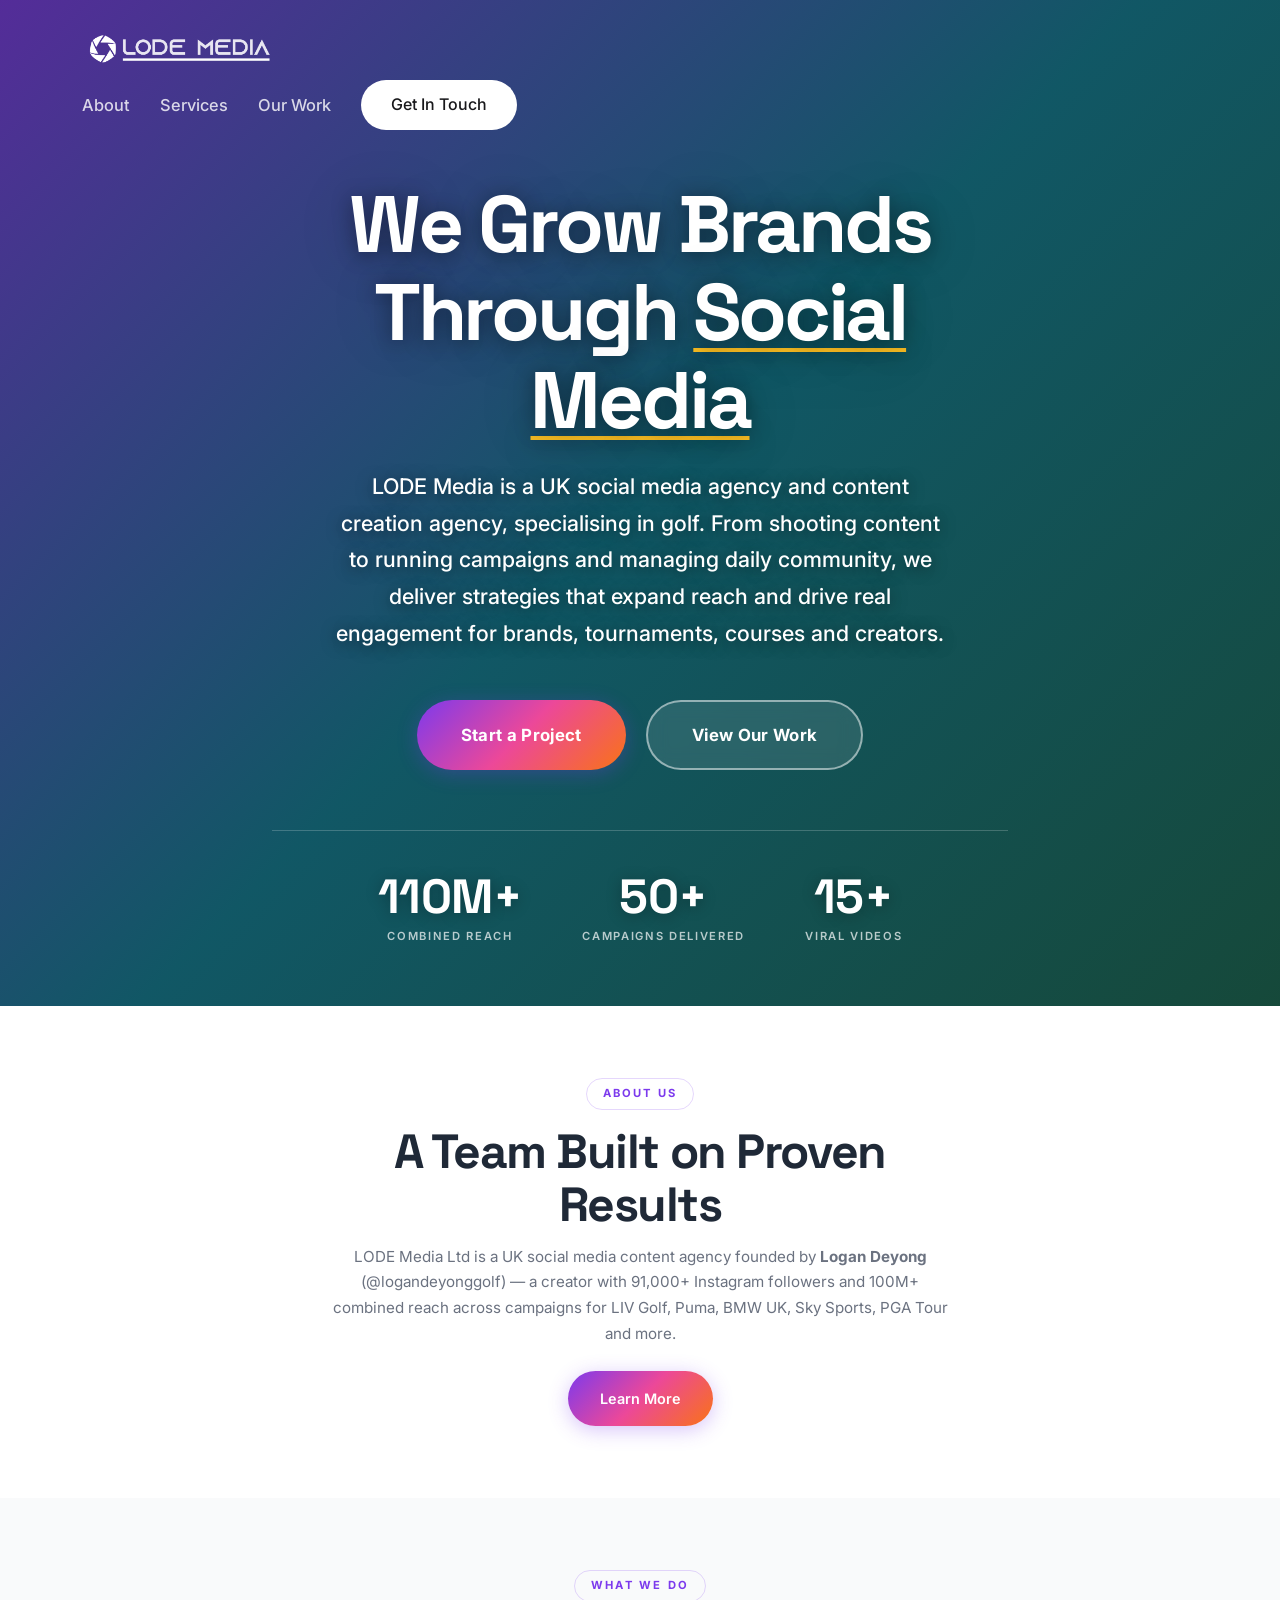
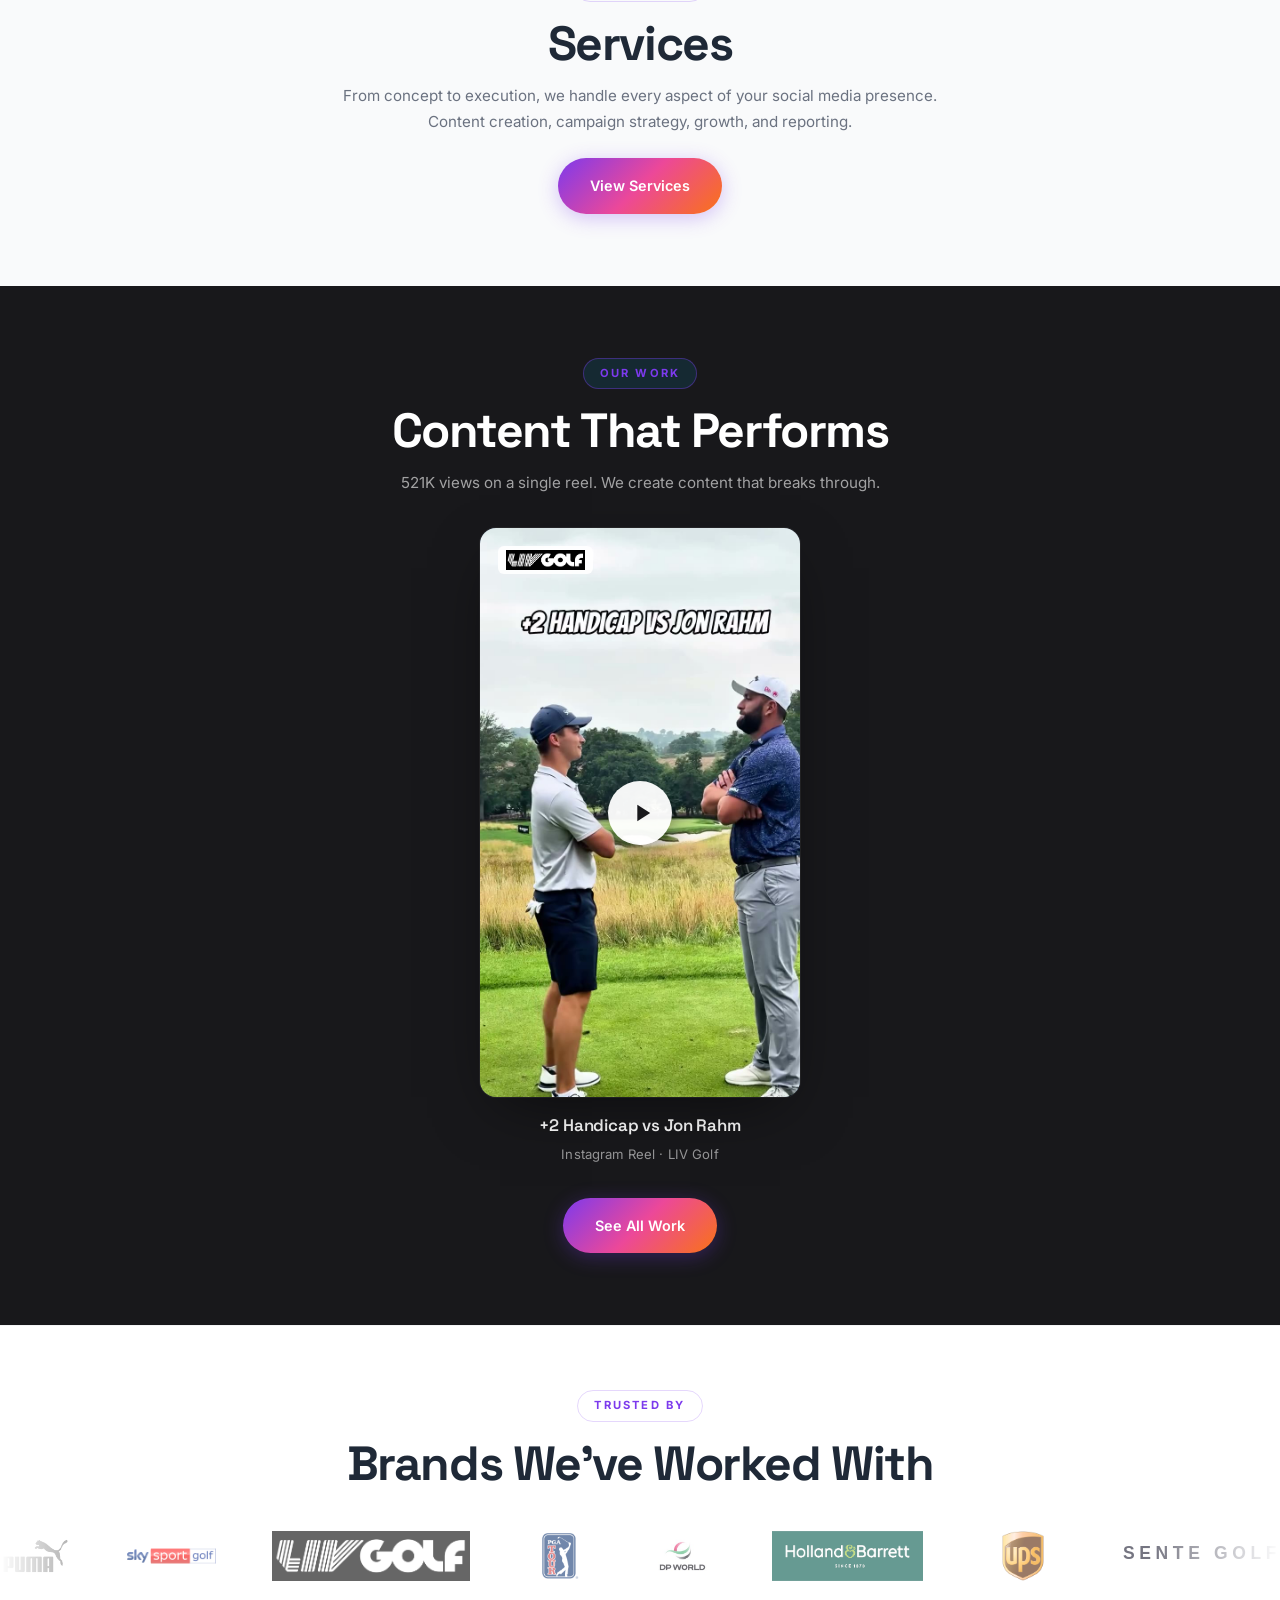
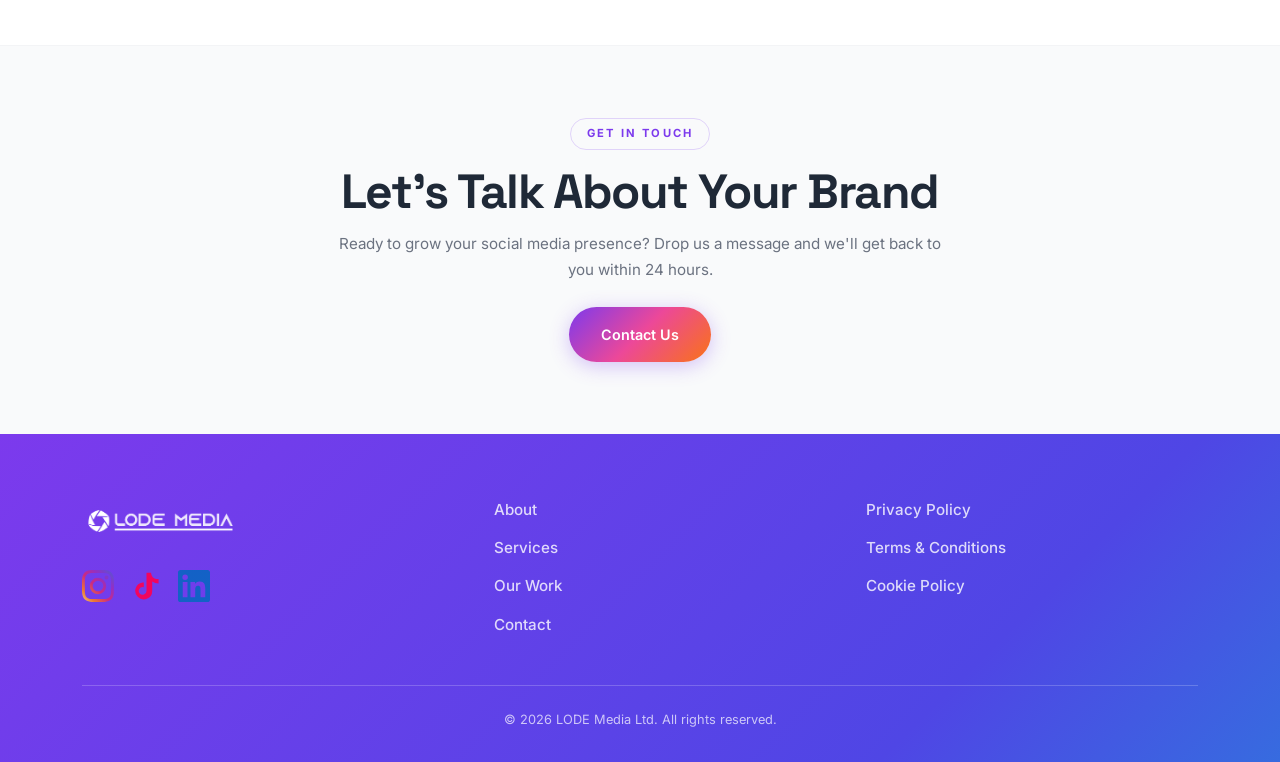
<file: index.html>
<!DOCTYPE html>
<html lang="en">
<head>
  <meta charset="UTF-8">
  <meta name="viewport" content="width=device-width, initial-scale=1.0">
  <title>LODE Media | UK Golf Social Media Agency by Logan Deyong</title>
  <meta name="description" content="LODE Media is a UK social media agency and content creation agency specialising in golf. Founded by Logan Deyong (@logandeyonggolf, 91K+ followers, 100M+ reach). Partner brands include LIV Golf, Cobra Puma Golf, BMW UK, Sky Sports, PGA Tour and DP World Tour.">
  <meta name="keywords" content="golf social media agency, golf content creation, golf marketing agency, UK sports content agency, social media agency UK, Instagram Reels agency, TikTok content agency, Logan Deyong, LODE Media, golf brand marketing">

  <!-- Open Graph -->
  <meta property="og:title" content="LODE Media | UK Golf Social Media Agency by Logan Deyong">
  <meta property="og:description" content="LODE Media is a UK social media agency and content creation agency specialising in golf. Founded by Logan Deyong (@logandeyonggolf, 91K+ followers, 100M+ reach). Partner brands include LIV Golf, Cobra Puma Golf, BMW UK, Sky Sports, PGA Tour and DP World Tour.">
  <meta property="og:type" content="website">
  <meta property="og:url" content="https://www.lodemedia.co.uk">

  <!-- Fonts -->
  <link rel="preconnect" href="https://fonts.googleapis.com">
  <link rel="preconnect" href="https://fonts.gstatic.com" crossorigin>
  <link href="https://fonts.googleapis.com/css2?family=Inter:wght@400;500;600;700&family=Space+Grotesk:wght@500;600;700&display=swap" rel="stylesheet">

  <!-- Styles -->
  <link rel="stylesheet" href="css/style.css">

  <!-- Social meta -->
  <meta property="og:site_name" content="LODE Media">
  <meta property="og:locale" content="en_GB">
  <meta name="twitter:site" content="@logandeyonggolf">
  <meta name="twitter:creator" content="@logandeyonggolf">

  <!-- SEO -->
  <link rel="canonical" href="https://www.lodemedia.co.uk/">
  <meta property="og:image" content="https://www.lodemedia.co.uk/assets/images/favicon-512.png">
  <meta name="twitter:card" content="summary_large_image">

  <!-- Favicon -->
  <link rel="icon" type="image/png" sizes="32x32" href="assets/images/favicon-32.png">
  <link rel="icon" type="image/png" sizes="16x16" href="assets/images/favicon-16.png">
  <link rel="apple-touch-icon" sizes="180x180" href="assets/images/apple-touch-icon.png">
  <!-- Home page schema graph: WebSite + Organization/ProfessionalService -->
  <script type="application/ld+json">
  {
    "@context": "https://schema.org",
    "@graph": [
      {
        "@type": "WebSite",
        "@id": "https://www.lodemedia.co.uk/#website",
        "url": "https://www.lodemedia.co.uk/",
        "name": "LODE Media",
        "description": "UK golf social media agency and content creation agency by Logan Deyong.",
        "inLanguage": "en-GB",
        "publisher": { "@id": "https://www.lodemedia.co.uk/#organization" }
      },
      {
        "@type": ["Organization", "ProfessionalService"],
        "@id": "https://www.lodemedia.co.uk/#organization",
        "name": "LODE Media",
        "alternateName": ["LODE Media Ltd", "Lode Media"],
        "url": "https://www.lodemedia.co.uk",
        "logo": "https://www.lodemedia.co.uk/assets/images/lode-media-logo.png",
        "image": "https://www.lodemedia.co.uk/assets/images/favicon-512.png",
        "description": "LODE Media is a UK social media agency and content creation agency specialising in golf. Founded in 2026 by Logan Deyong (@logandeyonggolf, 91K+ Instagram followers, 100M+ combined reach). Serves golf brands, tournaments, courses and creators.",
        "foundingDate": "2026",
        "priceRange": "££",
        "areaServed": {
          "@type": "Country",
          "name": "United Kingdom"
        },
        "founder": {
          "@type": "Person",
          "@id": "https://www.lodemedia.co.uk/about.html#logan-deyong",
          "name": "Logan Deyong",
          "url": "https://www.instagram.com/logandeyonggolf/"
        },
        "knowsAbout": [
          "Golf",
          "Golf Content Creation",
          "Golf Marketing",
          "Sports Content",
          "Social Media Marketing",
          "Instagram Reels",
          "TikTok Content",
          "Brand Partnerships",
          "Creator Marketing",
          "Campaign Strategy"
        ],
        "address": {
          "@type": "PostalAddress",
          "addressCountry": "GB"
        },
        "sameAs": [
          "https://www.instagram.com/logandeyonggolf/",
          "https://www.tiktok.com/@logandeyonggolf",
          "https://www.linkedin.com/in/logan-deyong-38a0991ba/"
        ],
        "contactPoint": {
          "@type": "ContactPoint",
          "contactType": "customer support",
          "email": "info@lodemedia.co.uk",
          "availableLanguage": "English"
        }
      }
    ]
  }
  </script>
</head>
<body>

  <!-- ========== HEADER ========== -->
  <header class="header" id="header">
    <div class="container">
      <a href="index.html" class="logo">
        <img src="assets/images/lode-media-logo.png" alt="LODE Media">
      </a>
      <nav class="nav-links" id="navLinks">
        <a href="about.html">About</a>
        <a href="services.html">Services</a>
        <a href="work.html">Our Work</a>
        <a href="contact.html" class="nav-cta">Get In Touch</a>
      </nav>
      <button class="mobile-toggle" id="mobileToggle" aria-label="Toggle menu">
        <span></span>
        <span></span>
        <span></span>
      </button>
    </div>
  </header>

  <!-- ========== HERO ========== -->
  <section class="hero hero-video" id="hero">
    <video class="hero-video-bg" autoplay muted loop playsinline>
      <source src="assets/video/hero-bg.mp4" type="video/mp4">
    </video>
    <div class="container">
      <div class="hero-content">
        <h1>We Grow Brands Through <span class="gradient-text">Social Media</span></h1>
        <p>LODE Media is a UK social media agency and content creation agency, specialising in golf. From shooting content to running campaigns and managing daily community, we deliver strategies that expand reach and drive real engagement for brands, tournaments, courses and creators.</p>
        <div class="hero-buttons">
          <a href="contact.html" class="btn btn-gradient btn-arrow">Start a Project</a>
          <a href="work.html" class="btn btn-outline" style="color: var(--white); border-color: rgba(255,255,255,0.4);">View Our Work</a>
        </div>
        <div class="hero-stats">
          <div class="stat-item">
            <h3 id="reachCounter">100M+</h3>
            <p>Combined Reach</p>
          </div>
          <div class="stat-item">
            <h3>50+</h3>
            <p>Campaigns Delivered</p>
          </div>
          <div class="stat-item">
            <h3>15+</h3>
            <p>Viral Videos</p>
          </div>
        </div>
      </div>
    </div>
  </section>

  <!-- ========== ABOUT TEASER ========== -->
  <div class="section-teaser">
    <div class="container">
      <span class="section-label">About Us</span>
      <h2>A Team Built on Proven Results</h2>
      <p>LODE Media Ltd is a UK social media content agency founded by <strong>Logan Deyong</strong> (<a href="https://www.instagram.com/logandeyonggolf/" target="_blank" rel="noopener">@logandeyonggolf</a>) — a creator with 91,000+ Instagram followers and 100M+ combined reach across campaigns for LIV Golf, Puma, BMW UK, Sky Sports, PGA Tour and more.</p>
      <a href="about.html" class="btn btn-primary btn-arrow">Learn More</a>
    </div>
  </div>

  <!-- ========== SERVICES TEASER ========== -->
  <div class="section-teaser alt-bg">
    <div class="container">
      <span class="section-label">What We Do</span>
      <h2>Services</h2>
      <p>From concept to execution, we handle every aspect of your social media presence. Content creation, campaign strategy, growth, and reporting.</p>
      <a href="services.html" class="btn btn-primary btn-arrow">View Services</a>
    </div>
  </div>

  <!-- ========== WORK TEASER ========== -->
  <div class="section-teaser dark-bg">
    <div class="container">
      <span class="section-label" style="background: rgba(0, 194, 255, 0.1); color: var(--teal);">Our Work</span>
      <h2>Content That Performs</h2>
      <p>521K views on a single reel. We create content that breaks through.</p>
      <div class="work-grid" style="max-width: 320px; margin-top: 32px;">
        <a href="https://www.instagram.com/p/DM-zorhtH-h/" target="_blank" rel="noopener" class="work-card" data-brand="liv">
          <div class="work-card-media">
            <video class="work-card-video" muted loop playsinline preload="metadata"
                   poster="assets/images/work/jon-rahm.jpg"
                   src="assets/video/work/jon-rahm.mp4"></video>
            <img src="assets/images/brands/liv-golf.jpg" alt="LIV Golf" class="work-card-brand">
            <div class="work-card-play" aria-hidden="true">
              <svg viewBox="0 0 24 24" fill="currentColor"><path d="M8 5v14l11-7z"/></svg>
            </div>
          </div>
          <div class="work-card-meta">
            <h3>+2 Handicap vs Jon Rahm</h3>
            <span class="work-card-platform">Instagram Reel · LIV Golf</span>
          </div>
        </a>
      </div>
      <a href="work.html" class="btn btn-gradient btn-arrow" style="margin-top: 32px;">See All Work</a>
    </div>
  </div>

  <!-- ========== CLIENTS ========== -->
  <section class="clients" id="clients">
    <div class="container">
      <div class="clients-header">
        <span class="section-label">Trusted By</span>
        <h2>Brands We've Worked With</h2>
      </div>
    </div>
    <div class="clients-scroll">
      <div class="clients-track">

        <a class="client-logo" href="https://uk.puma.com" target="_blank" rel="noopener">
          <img src="assets/images/brands/puma.png" alt="PUMA" height="45">
        </a>

        <a class="client-logo" href="https://www.sky.com" target="_blank" rel="noopener">
          <img src="assets/images/brands/sky-sport-golf.png" alt="Sky Sport Golf" height="50">
        </a>

        <a class="client-logo" href="https://www.livgolf.com" target="_blank" rel="noopener">
          <img src="assets/images/brands/liv-golf.jpg" alt="LIV Golf" height="32">
        </a>

        <a class="client-logo" href="https://www.pgatour.com" target="_blank" rel="noopener">
          <img src="assets/images/brands/pga-tour-logo.png" alt="PGA Tour" height="50">
        </a>

        <a class="client-logo" href="https://www.dpworldtour.com" target="_blank" rel="noopener">
          <img src="assets/images/brands/dp-world.jpeg" alt="DP World" height="45">
        </a>

        <a class="client-logo" href="https://www.hollandandbarrett.com" target="_blank" rel="noopener">
          <img src="assets/images/brands/holland-barrett-logo.png" alt="Holland & Barrett" height="36">
        </a>

        <a class="client-logo" href="https://www.ups.com" target="_blank" rel="noopener">
          <img src="assets/images/brands/ups.png" alt="UPS" height="45">
        </a>

        <a class="client-logo" href="https://www.sentegolf.com" target="_blank" rel="noopener">
          <svg viewBox="0 0 175 26" height="24"><text x="0" y="21" font-family="'Montserrat','Helvetica Neue',sans-serif" font-weight="600" font-size="19" fill="#1A1A2E" letter-spacing="5">SENTE GOLF</text></svg>
        </a>

        <!-- Duplicate for seamless loop -->
        <a class="client-logo" href="https://uk.puma.com" target="_blank" rel="noopener">
          <img src="assets/images/brands/puma.png" alt="PUMA" height="45">
        </a>

        <a class="client-logo" href="https://www.sky.com" target="_blank" rel="noopener">
          <img src="assets/images/brands/sky-sport-golf.png" alt="Sky Sport Golf" height="50">
        </a>

        <a class="client-logo" href="https://www.livgolf.com" target="_blank" rel="noopener">
          <img src="assets/images/brands/liv-golf.jpg" alt="LIV Golf" height="32">
        </a>

        <a class="client-logo" href="https://www.pgatour.com" target="_blank" rel="noopener">
          <img src="assets/images/brands/pga-tour-logo.png" alt="PGA Tour" height="50">
        </a>

        <a class="client-logo" href="https://www.dpworldtour.com" target="_blank" rel="noopener">
          <img src="assets/images/brands/dp-world.jpeg" alt="DP World" height="45">
        </a>

        <a class="client-logo" href="https://www.hollandandbarrett.com" target="_blank" rel="noopener">
          <img src="assets/images/brands/holland-barrett-logo.png" alt="Holland & Barrett" height="36">
        </a>

        <a class="client-logo" href="https://www.ups.com" target="_blank" rel="noopener">
          <img src="assets/images/brands/ups.png" alt="UPS" height="45">
        </a>

        <a class="client-logo" href="https://www.sentegolf.com" target="_blank" rel="noopener">
          <svg viewBox="0 0 175 26" height="24"><text x="0" y="21" font-family="'Montserrat','Helvetica Neue',sans-serif" font-weight="600" font-size="19" fill="#1A1A2E" letter-spacing="5">SENTE GOLF</text></svg>
        </a>

      </div>
    </div>
  </section>

  <!-- ========== CONTACT TEASER ========== -->
  <div class="section-teaser alt-bg">
    <div class="container">
      <span class="section-label">Get In Touch</span>
      <h2>Let's Talk About Your Brand</h2>
      <p>Ready to grow your social media presence? Drop us a message and we'll get back to you within 24 hours.</p>
      <a href="contact.html" class="btn btn-primary btn-arrow">Contact Us</a>
    </div>
  </div>

  <!-- ========== FOOTER ========== -->
  <footer class="footer">
    <div class="container">
      <div class="footer-grid">
        <div class="footer-brand">
          <img src="assets/images/lode-media-logo.png" alt="LODE Media">
          <div class="footer-social-icons">
            <a href="https://www.instagram.com/logandeyonggolf/" target="_blank" rel="noopener" aria-label="@logandeyonggolf on Instagram" title="@logandeyonggolf">
              <svg viewBox="0 0 24 24" width="28" height="28"><defs><linearGradient id="ig-grad" x1="0%" y1="100%" x2="100%" y2="0%"><stop offset="0%" style="stop-color:#feda75"/><stop offset="20%" style="stop-color:#fa7e1e"/><stop offset="45%" style="stop-color:#d62976"/><stop offset="70%" style="stop-color:#962fbf"/><stop offset="100%" style="stop-color:#4f5bd5"/></linearGradient></defs><path fill="url(#ig-grad)" d="M12 2.163c3.204 0 3.584.012 4.85.07 3.252.148 4.771 1.691 4.919 4.919.058 1.265.069 1.645.069 4.849 0 3.205-.012 3.584-.069 4.849-.149 3.225-1.664 4.771-4.919 4.919-1.266.058-1.644.07-4.85.07-3.204 0-3.584-.012-4.849-.07-3.26-.149-4.771-1.699-4.919-4.92-.058-1.265-.07-1.644-.07-4.849 0-3.204.013-3.583.07-4.849.149-3.227 1.664-4.771 4.919-4.919 1.266-.057 1.645-.069 4.849-.069zM12 0C8.741 0 8.333.014 7.053.072 2.695.272.273 2.69.073 7.052.014 8.333 0 8.741 0 12c0 3.259.014 3.668.072 4.948.2 4.358 2.618 6.78 6.98 6.98C8.333 23.986 8.741 24 12 24c3.259 0 3.668-.014 4.948-.072 4.354-.2 6.782-2.618 6.979-6.98.059-1.28.073-1.689.073-4.948 0-3.259-.014-3.667-.072-4.947-.196-4.354-2.617-6.78-6.979-6.98C15.668.014 15.259 0 12 0zm0 5.838a6.162 6.162 0 100 12.324 6.162 6.162 0 000-12.324zM12 16a4 4 0 110-8 4 4 0 010 8zm6.406-11.845a1.44 1.44 0 100 2.881 1.44 1.44 0 000-2.881z"/></svg>
            </a>
            <a href="https://www.tiktok.com/@logandeyonggolf" target="_blank" rel="noopener" aria-label="@logandeyonggolf on TikTok" title="@logandeyonggolf">
              <svg viewBox="0 0 24 24" width="28" height="28"><path fill="#FF004F" d="M19.59 6.69a4.83 4.83 0 0 1-3.77-4.25V2h-3.45v13.67a2.89 2.89 0 0 1-5.2 1.74 2.89 2.89 0 0 1 2.31-4.64 2.93 2.93 0 0 1 .88.13V9.4a6.84 6.84 0 0 0-1-.05A6.33 6.33 0 0 0 5.8 20.1a6.34 6.34 0 0 0 10.86-4.43v-7a8.16 8.16 0 0 0 4.77 1.52v-3.4a4.85 4.85 0 0 1-1.84-.1z"/></svg>
            </a>
            <a href="https://www.linkedin.com/in/logan-deyong-38a0991ba/" target="_blank" rel="noopener" aria-label="Logan Deyong on LinkedIn" title="Logan Deyong">
              <svg viewBox="0 0 24 24" width="28" height="28"><path fill="#0A66C2" d="M20.447 20.452h-3.554v-5.569c0-1.328-.027-3.037-1.852-3.037-1.853 0-2.136 1.445-2.136 2.939v5.667H9.351V9h3.414v1.561h.046c.477-.9 1.637-1.85 3.37-1.85 3.601 0 4.267 2.37 4.267 5.455v6.286zM5.337 7.433a2.062 2.062 0 01-2.063-2.065 2.064 2.064 0 112.063 2.065zm1.782 13.019H3.555V9h3.564v11.452zM22.225 0H1.771C.792 0 0 .774 0 1.729v20.542C0 23.227.792 24 1.771 24h20.451C23.2 24 24 23.227 24 22.271V1.729C24 .774 23.2 0 22.222 0h.003z"/></svg>
            </a>
          </div>
        </div>
        <div class="footer-nav">
          <div class="footer-nav-col">
            <a href="about.html">About</a>
            <a href="services.html">Services</a>
            <a href="work.html">Our Work</a>
            <a href="contact.html">Contact</a>
          </div>
          <div class="footer-nav-col">
            <a href="privacy.html">Privacy Policy</a>
            <a href="terms.html">Terms & Conditions</a>
            <a href="cookies.html">Cookie Policy</a>
          </div>
        </div>
      </div>
      <div class="footer-bottom">
        <p>&copy; 2026 LODE Media Ltd. All rights reserved.</p>
      </div>
    </div>
  </footer>

  <!-- Scripts -->
  <script src="js/main.js"></script>
</body>
</html>
</file>
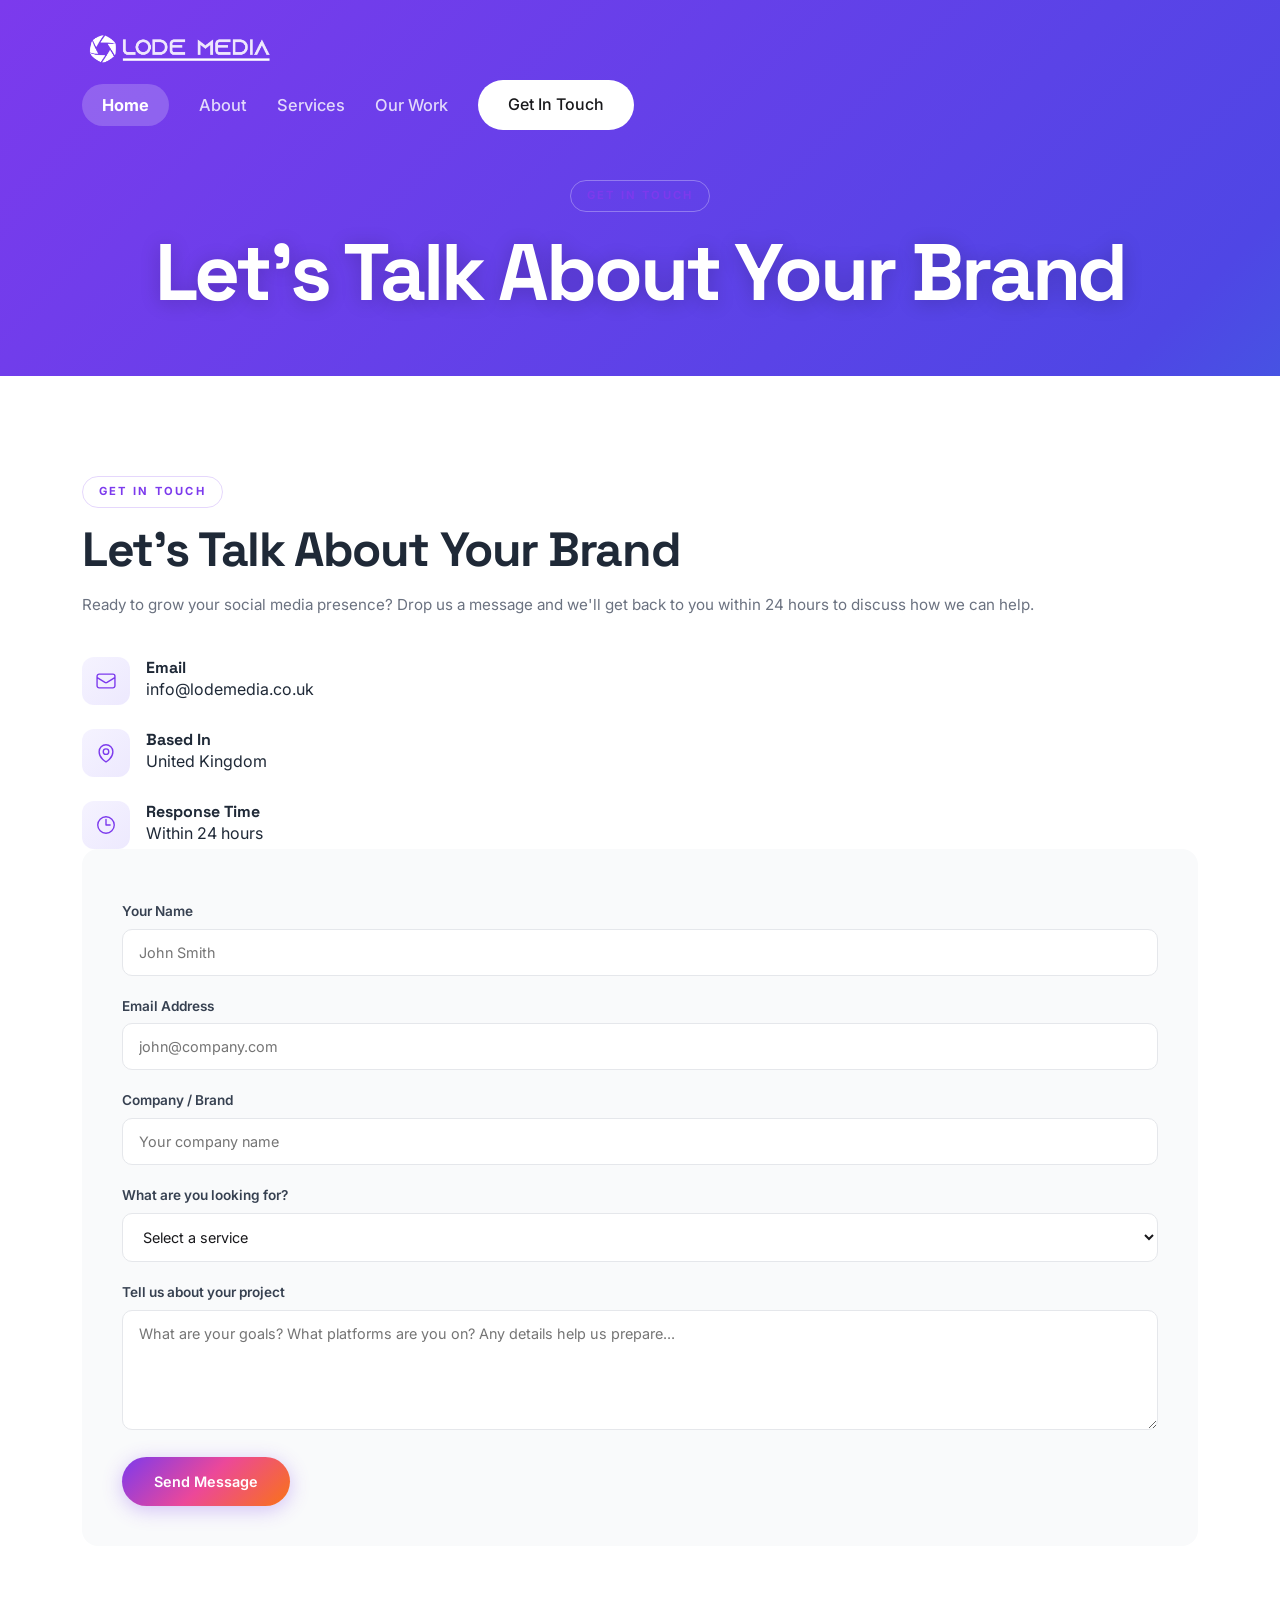
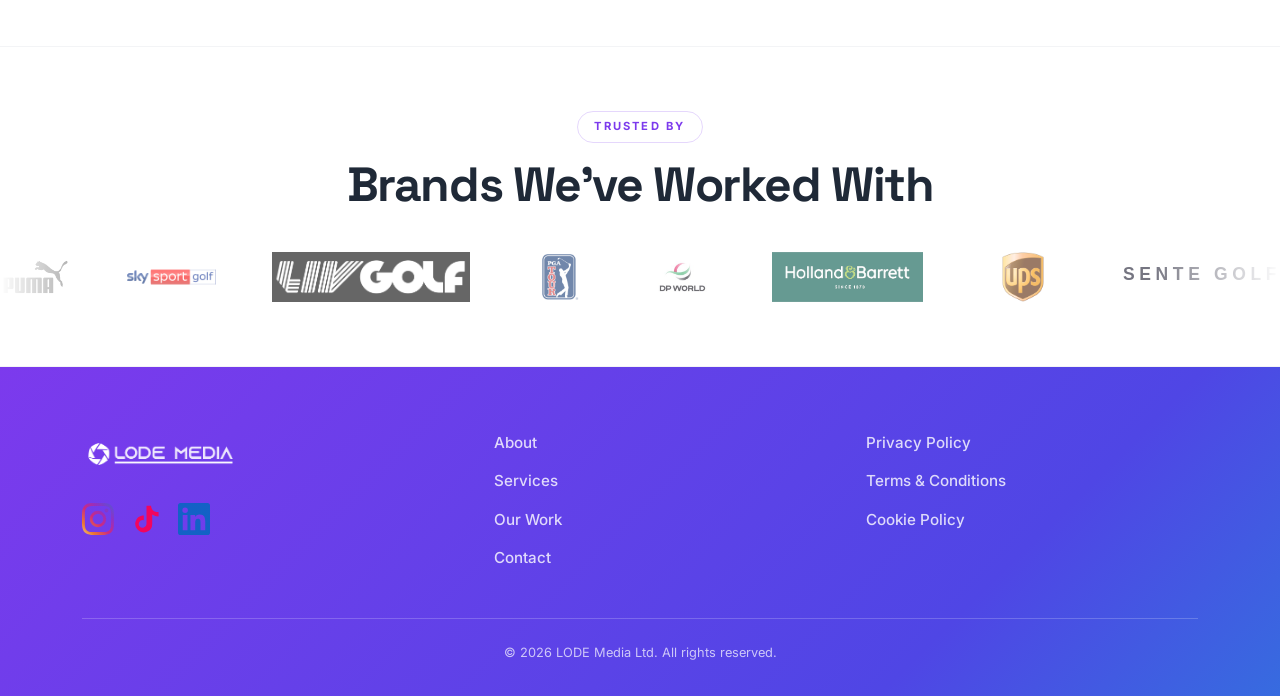
<file: contact.html>
<!DOCTYPE html>
<html lang="en">
<head>
  <meta charset="UTF-8">
  <meta name="viewport" content="width=device-width, initial-scale=1.0">
  <title>Contact LODE Media | Hire a UK Golf Social Media Agency</title>
  <meta name="description" content="Contact LODE Media — UK golf social media agency by Logan Deyong. Golf content creation, social media management and campaign strategy for golf brands, tournaments, courses and creators. Reply within 24 hours: info@lodemedia.co.uk.">
  <meta name="keywords" content="hire golf social media agency, contact LODE Media, golf content agency UK, Logan Deyong agency contact, social media agency for golf brands">

  <!-- Fonts -->
  <link rel="preconnect" href="https://fonts.googleapis.com">
  <link rel="preconnect" href="https://fonts.gstatic.com" crossorigin>
  <link href="https://fonts.googleapis.com/css2?family=Inter:wght@400;500;600;700&family=Space+Grotesk:wght@500;600;700&display=swap" rel="stylesheet">

  <!-- Styles -->
  <link rel="stylesheet" href="css/style.css">

  <!-- Social meta -->
  <meta property="og:site_name" content="LODE Media">
  <meta property="og:locale" content="en_GB">
  <meta name="twitter:site" content="@logandeyonggolf">
  <meta name="twitter:creator" content="@logandeyonggolf">

  <!-- SEO -->
  <link rel="canonical" href="https://www.lodemedia.co.uk/contact.html">
  <meta property="og:image" content="https://www.lodemedia.co.uk/assets/images/favicon-512.png">
  <meta name="twitter:card" content="summary_large_image">

  <!-- Favicon -->
  <link rel="icon" type="image/png" sizes="32x32" href="assets/images/favicon-32.png">
  <link rel="icon" type="image/png" sizes="16x16" href="assets/images/favicon-16.png">
  <link rel="apple-touch-icon" sizes="180x180" href="assets/images/apple-touch-icon.png">
  <!-- Contact page schema: Breadcrumb + ContactPage -->
  <script type="application/ld+json">
  {
    "@context": "https://schema.org",
    "@graph": [
      {
        "@type": "BreadcrumbList",
        "itemListElement": [
          { "@type": "ListItem", "position": 1, "name": "Home", "item": "https://www.lodemedia.co.uk/" },
          { "@type": "ListItem", "position": 2, "name": "Contact", "item": "https://www.lodemedia.co.uk/contact.html" }
        ]
      },
      {
        "@type": "ContactPage",
        "@id": "https://www.lodemedia.co.uk/contact.html#page",
        "name": "Contact LODE Media",
        "description": "Get in touch with LODE Media — UK golf social media agency by Logan Deyong. Email info@lodemedia.co.uk, replies within 24 hours.",
        "isPartOf": { "@id": "https://www.lodemedia.co.uk/#website" },
        "about": { "@id": "https://www.lodemedia.co.uk/#organization" }
      }
    ]
  }
  </script>
</head>
<body>

  <!-- ========== HEADER ========== -->
  <header class="header" id="header">
    <div class="container">
      <a href="index.html" class="logo">
        <img src="assets/images/lode-media-logo.png" alt="LODE Media">
      </a>
      <nav class="nav-links" id="navLinks">
        <a href="index.html" class="nav-home">Home</a>
        <a href="about.html">About</a>
        <a href="services.html">Services</a>
        <a href="work.html">Our Work</a>
        <a href="contact.html" class="nav-cta active">Get In Touch</a>
      </nav>
      <button class="mobile-toggle" id="mobileToggle" aria-label="Toggle menu">
        <span></span>
        <span></span>
        <span></span>
      </button>
    </div>
  </header>

  <!-- ========== PAGE HERO ========== -->
  <section class="page-hero">
    <div class="container">
      <span class="section-label">GET IN TOUCH</span>
      <h1>Let's Talk About Your Brand</h1>
    </div>
  </section>

  <!-- ========== CONTACT ========== -->
  <section class="contact" id="contact">
    <div class="container">
      <div class="contact-grid">
        <div class="contact-info">
          <span class="section-label">Get In Touch</span>
          <h2>Let's Talk About Your Brand</h2>
          <p>Ready to grow your social media presence? Drop us a message and we'll get back to you within 24 hours to discuss how we can help.</p>

          <div class="contact-methods">
            <div class="contact-method">
              <div class="contact-method-icon">
                <svg fill="none" viewBox="0 0 24 24" stroke-width="1.5" stroke="currentColor"><path stroke-linecap="round" stroke-linejoin="round" d="M21.75 6.75v10.5a2.25 2.25 0 01-2.25 2.25h-15a2.25 2.25 0 01-2.25-2.25V6.75m19.5 0A2.25 2.25 0 0019.5 4.5h-15a2.25 2.25 0 00-2.25 2.25m19.5 0v.243a2.25 2.25 0 01-1.07 1.916l-7.5 4.615a2.25 2.25 0 01-2.36 0L3.32 8.91a2.25 2.25 0 01-1.07-1.916V6.75"/></svg>
              </div>
              <div>
                <h4>Email</h4>
                <p><a href="mailto:info@lodemedia.co.uk">info@lodemedia.co.uk</a></p>
              </div>
            </div>
            <div class="contact-method">
              <div class="contact-method-icon">
                <svg fill="none" viewBox="0 0 24 24" stroke-width="1.5" stroke="currentColor"><path stroke-linecap="round" stroke-linejoin="round" d="M15 10.5a3 3 0 11-6 0 3 3 0 016 0z"/><path stroke-linecap="round" stroke-linejoin="round" d="M19.5 10.5c0 7.142-7.5 11.25-7.5 11.25S4.5 17.642 4.5 10.5a7.5 7.5 0 1115 0z"/></svg>
              </div>
              <div>
                <h4>Based In</h4>
                <p>United Kingdom</p>
              </div>
            </div>
            <div class="contact-method">
              <div class="contact-method-icon">
                <svg fill="none" viewBox="0 0 24 24" stroke-width="1.5" stroke="currentColor"><path stroke-linecap="round" stroke-linejoin="round" d="M12 6v6h4.5m4.5 0a9 9 0 11-18 0 9 9 0 0118 0z"/></svg>
              </div>
              <div>
                <h4>Response Time</h4>
                <p>Within 24 hours</p>
              </div>
            </div>
          </div>
        </div>

        <form class="contact-form" id="contactForm" action="https://formsubmit.co/info@lodemedia.co.uk" method="POST">
          <input type="hidden" name="_subject" value="New enquiry from Lode Media website">
          <input type="hidden" name="_captcha" value="false">
          <input type="hidden" name="_next" value="https://lode-media-preview.netlify.app/contact.html">
          <input type="text" name="_honey" style="display:none">
          <input type="hidden" name="_template" value="table">
          <div id="formStatus" class="form-status"></div>
          <div class="form-row">
            <div class="form-group">
              <label for="name">Your Name</label>
              <input type="text" id="name" name="name" placeholder="John Smith" required>
            </div>
            <div class="form-group">
              <label for="email">Email Address</label>
              <input type="email" id="email" name="email" placeholder="john@company.com" required>
            </div>
          </div>
          <div class="form-group">
            <label for="company">Company / Brand</label>
            <input type="text" id="company" name="company" placeholder="Your company name">
          </div>
          <div class="form-group">
            <label for="service">What are you looking for?</label>
            <select id="service" name="service">
              <option value="" disabled selected>Select a service</option>
              <option value="content-creation">Content Creation</option>
              <option value="social-management">Social Media Management</option>
              <option value="campaign-strategy">Campaign Strategy</option>
              <option value="full-service">Full Service Package</option>
              <option value="other">Something Else</option>
            </select>
          </div>
          <div class="form-group">
            <label for="message">Tell us about your project</label>
            <textarea id="message" name="message" placeholder="What are your goals? What platforms are you on? Any details help us prepare..." required></textarea>
          </div>
          <button type="submit" class="btn btn-gradient btn-arrow">Send Message</button>
        </form>
      </div>
    </div>
  </section>

  <!-- ========== CLIENTS ========== -->
  <section class="clients" id="clients">
    <div class="container">
      <div class="clients-header">
        <span class="section-label">Trusted By</span>
        <h2>Brands We've Worked With</h2>
      </div>
    </div>
    <div class="clients-scroll">
      <div class="clients-track">

        <a class="client-logo" href="https://uk.puma.com" target="_blank" rel="noopener">
          <img src="assets/images/brands/puma.png" alt="PUMA" height="45">
        </a>

        <a class="client-logo" href="https://www.sky.com" target="_blank" rel="noopener">
          <img src="assets/images/brands/sky-sport-golf.png" alt="Sky Sport Golf" height="50">
        </a>

        <a class="client-logo" href="https://www.livgolf.com" target="_blank" rel="noopener">
          <img src="assets/images/brands/liv-golf.jpg" alt="LIV Golf" height="32">
        </a>

        <a class="client-logo" href="https://www.pgatour.com" target="_blank" rel="noopener">
          <img src="assets/images/brands/pga-tour-logo.png" alt="PGA Tour" height="50">
        </a>

        <a class="client-logo" href="https://www.dpworldtour.com" target="_blank" rel="noopener">
          <img src="assets/images/brands/dp-world.jpeg" alt="DP World" height="45">
        </a>

        <a class="client-logo" href="https://www.hollandandbarrett.com" target="_blank" rel="noopener">
          <img src="assets/images/brands/holland-barrett-logo.png" alt="Holland & Barrett" height="36">
        </a>

        <a class="client-logo" href="https://www.ups.com" target="_blank" rel="noopener">
          <img src="assets/images/brands/ups.png" alt="UPS" height="45">
        </a>

        <a class="client-logo" href="https://www.sentegolf.com" target="_blank" rel="noopener">
          <svg viewBox="0 0 175 26" height="24"><text x="0" y="21" font-family="'Montserrat','Helvetica Neue',sans-serif" font-weight="600" font-size="19" fill="#1A1A2E" letter-spacing="5">SENTE GOLF</text></svg>
        </a>

        <!-- Duplicate for seamless loop -->
        <a class="client-logo" href="https://uk.puma.com" target="_blank" rel="noopener">
          <img src="assets/images/brands/puma.png" alt="PUMA" height="45">
        </a>

        <a class="client-logo" href="https://www.sky.com" target="_blank" rel="noopener">
          <img src="assets/images/brands/sky-sport-golf.png" alt="Sky Sport Golf" height="50">
        </a>

        <a class="client-logo" href="https://www.livgolf.com" target="_blank" rel="noopener">
          <img src="assets/images/brands/liv-golf.jpg" alt="LIV Golf" height="32">
        </a>

        <a class="client-logo" href="https://www.pgatour.com" target="_blank" rel="noopener">
          <img src="assets/images/brands/pga-tour-logo.png" alt="PGA Tour" height="50">
        </a>

        <a class="client-logo" href="https://www.dpworldtour.com" target="_blank" rel="noopener">
          <img src="assets/images/brands/dp-world.jpeg" alt="DP World" height="45">
        </a>

        <a class="client-logo" href="https://www.hollandandbarrett.com" target="_blank" rel="noopener">
          <img src="assets/images/brands/holland-barrett-logo.png" alt="Holland & Barrett" height="36">
        </a>

        <a class="client-logo" href="https://www.ups.com" target="_blank" rel="noopener">
          <img src="assets/images/brands/ups.png" alt="UPS" height="45">
        </a>

        <a class="client-logo" href="https://www.sentegolf.com" target="_blank" rel="noopener">
          <svg viewBox="0 0 175 26" height="24"><text x="0" y="21" font-family="'Montserrat','Helvetica Neue',sans-serif" font-weight="600" font-size="19" fill="#1A1A2E" letter-spacing="5">SENTE GOLF</text></svg>
        </a>

      </div>
    </div>
  </section>

  <!-- ========== FOOTER ========== -->
  <footer class="footer">
    <div class="container">
      <div class="footer-grid">
        <div class="footer-brand">
          <img src="assets/images/lode-media-logo.png" alt="LODE Media">
          <div class="footer-social-icons">
            <a href="https://www.instagram.com/logandeyonggolf/" target="_blank" rel="noopener" aria-label="@logandeyonggolf on Instagram" title="@logandeyonggolf">
              <svg viewBox="0 0 24 24" width="28" height="28"><defs><linearGradient id="ig-grad" x1="0%" y1="100%" x2="100%" y2="0%"><stop offset="0%" style="stop-color:#feda75"/><stop offset="20%" style="stop-color:#fa7e1e"/><stop offset="45%" style="stop-color:#d62976"/><stop offset="70%" style="stop-color:#962fbf"/><stop offset="100%" style="stop-color:#4f5bd5"/></linearGradient></defs><path fill="url(#ig-grad)" d="M12 2.163c3.204 0 3.584.012 4.85.07 3.252.148 4.771 1.691 4.919 4.919.058 1.265.069 1.645.069 4.849 0 3.205-.012 3.584-.069 4.849-.149 3.225-1.664 4.771-4.919 4.919-1.266.058-1.644.07-4.85.07-3.204 0-3.584-.012-4.849-.07-3.26-.149-4.771-1.699-4.919-4.92-.058-1.265-.07-1.644-.07-4.849 0-3.204.013-3.583.07-4.849.149-3.227 1.664-4.771 4.919-4.919 1.266-.057 1.645-.069 4.849-.069zM12 0C8.741 0 8.333.014 7.053.072 2.695.272.273 2.69.073 7.052.014 8.333 0 8.741 0 12c0 3.259.014 3.668.072 4.948.2 4.358 2.618 6.78 6.98 6.98C8.333 23.986 8.741 24 12 24c3.259 0 3.668-.014 4.948-.072 4.354-.2 6.782-2.618 6.979-6.98.059-1.28.073-1.689.073-4.948 0-3.259-.014-3.667-.072-4.947-.196-4.354-2.617-6.78-6.979-6.98C15.668.014 15.259 0 12 0zm0 5.838a6.162 6.162 0 100 12.324 6.162 6.162 0 000-12.324zM12 16a4 4 0 110-8 4 4 0 010 8zm6.406-11.845a1.44 1.44 0 100 2.881 1.44 1.44 0 000-2.881z"/></svg>
            </a>
            <a href="https://www.tiktok.com/@logandeyonggolf" target="_blank" rel="noopener" aria-label="@logandeyonggolf on TikTok" title="@logandeyonggolf">
              <svg viewBox="0 0 24 24" width="28" height="28"><path fill="#FF004F" d="M19.59 6.69a4.83 4.83 0 0 1-3.77-4.25V2h-3.45v13.67a2.89 2.89 0 0 1-5.2 1.74 2.89 2.89 0 0 1 2.31-4.64 2.93 2.93 0 0 1 .88.13V9.4a6.84 6.84 0 0 0-1-.05A6.33 6.33 0 0 0 5.8 20.1a6.34 6.34 0 0 0 10.86-4.43v-7a8.16 8.16 0 0 0 4.77 1.52v-3.4a4.85 4.85 0 0 1-1.84-.1z"/></svg>
            </a>
            <a href="https://www.linkedin.com/in/logan-deyong-38a0991ba/" target="_blank" rel="noopener" aria-label="Logan Deyong on LinkedIn" title="Logan Deyong">
              <svg viewBox="0 0 24 24" width="28" height="28"><path fill="#0A66C2" d="M20.447 20.452h-3.554v-5.569c0-1.328-.027-3.037-1.852-3.037-1.853 0-2.136 1.445-2.136 2.939v5.667H9.351V9h3.414v1.561h.046c.477-.9 1.637-1.85 3.37-1.85 3.601 0 4.267 2.37 4.267 5.455v6.286zM5.337 7.433a2.062 2.062 0 01-2.063-2.065 2.064 2.064 0 112.063 2.065zm1.782 13.019H3.555V9h3.564v11.452zM22.225 0H1.771C.792 0 0 .774 0 1.729v20.542C0 23.227.792 24 1.771 24h20.451C23.2 24 24 23.227 24 22.271V1.729C24 .774 23.2 0 22.222 0h.003z"/></svg>
            </a>
          </div>
        </div>
        <div class="footer-nav">
          <div class="footer-nav-col">
            <a href="about.html">About</a>
            <a href="services.html">Services</a>
            <a href="work.html">Our Work</a>
            <a href="contact.html">Contact</a>
          </div>
          <div class="footer-nav-col">
            <a href="privacy.html">Privacy Policy</a>
            <a href="terms.html">Terms & Conditions</a>
            <a href="cookies.html">Cookie Policy</a>
          </div>
        </div>
      </div>
      <div class="footer-bottom">
        <p>&copy; 2026 LODE Media Ltd. All rights reserved.</p>
      </div>
    </div>
  </footer>

  <!-- Scripts -->
  <script src="js/main.js"></script>
</body>
</html>
</file>
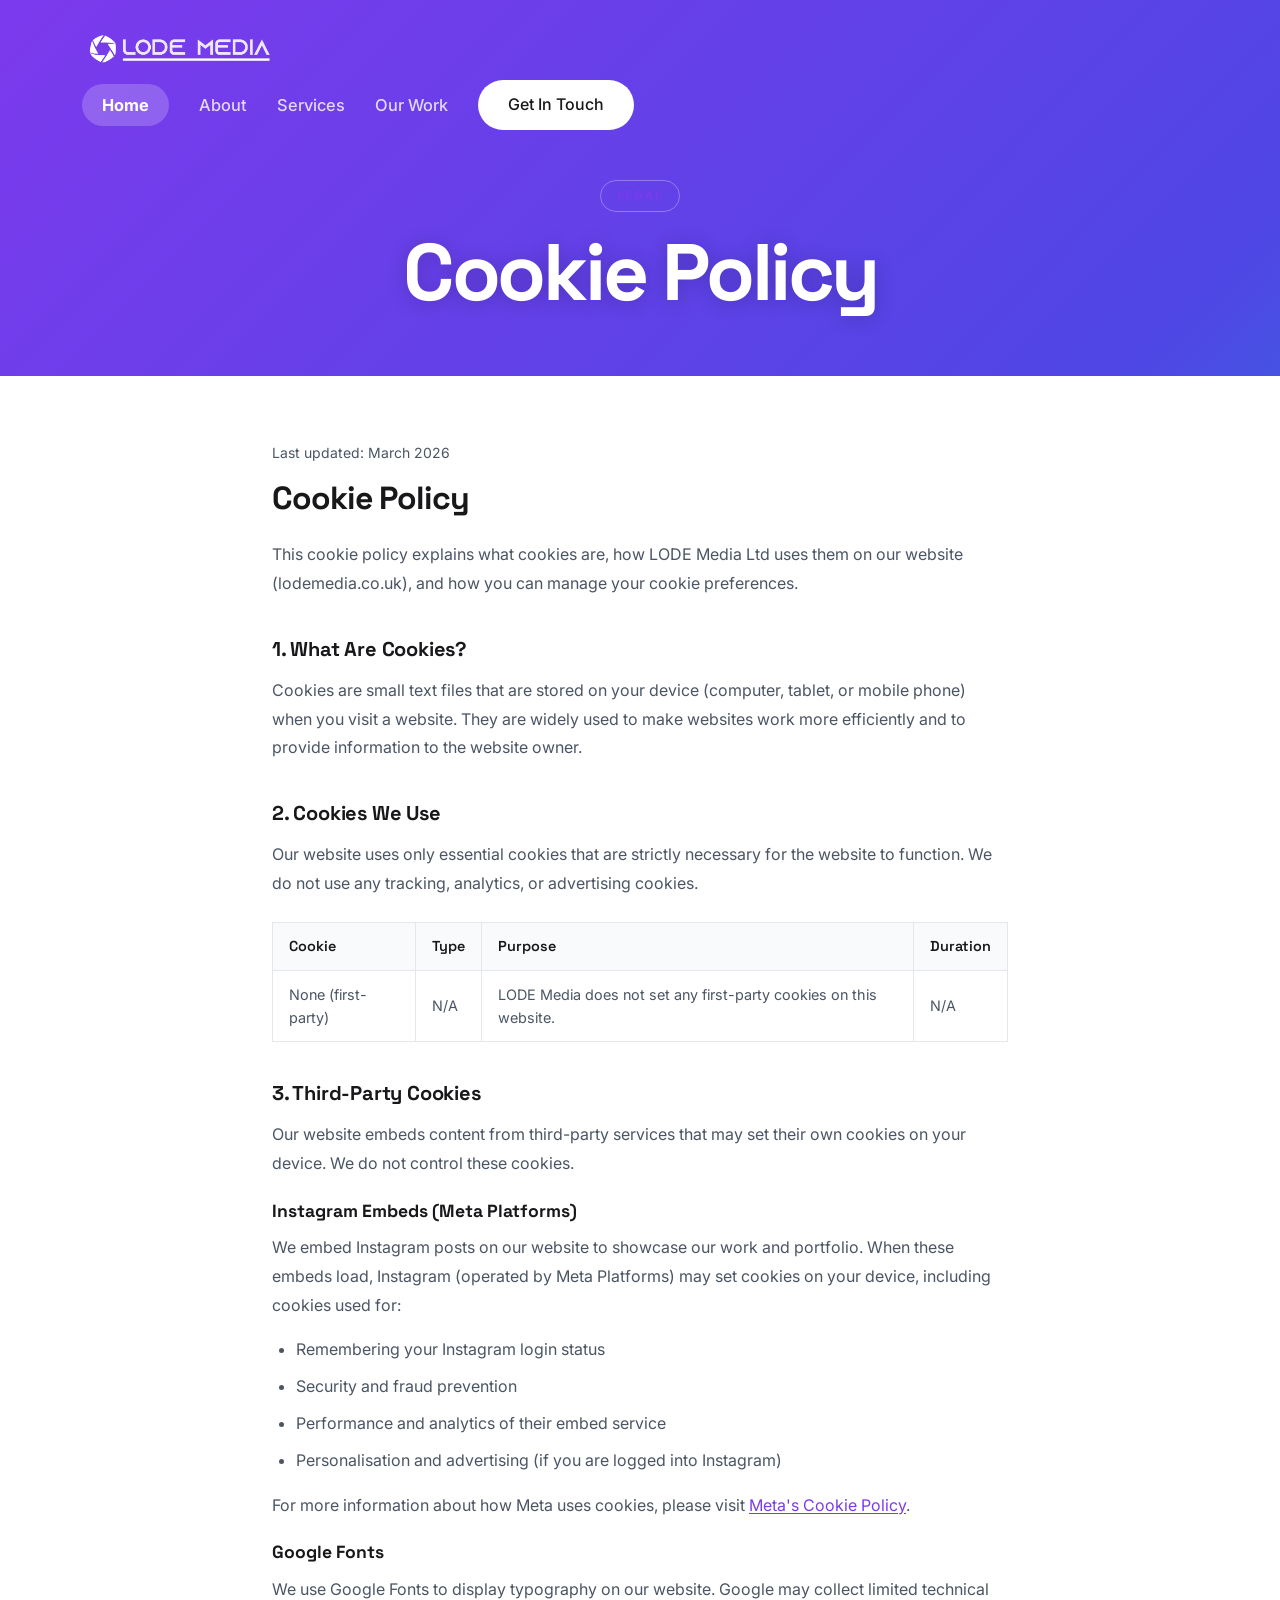
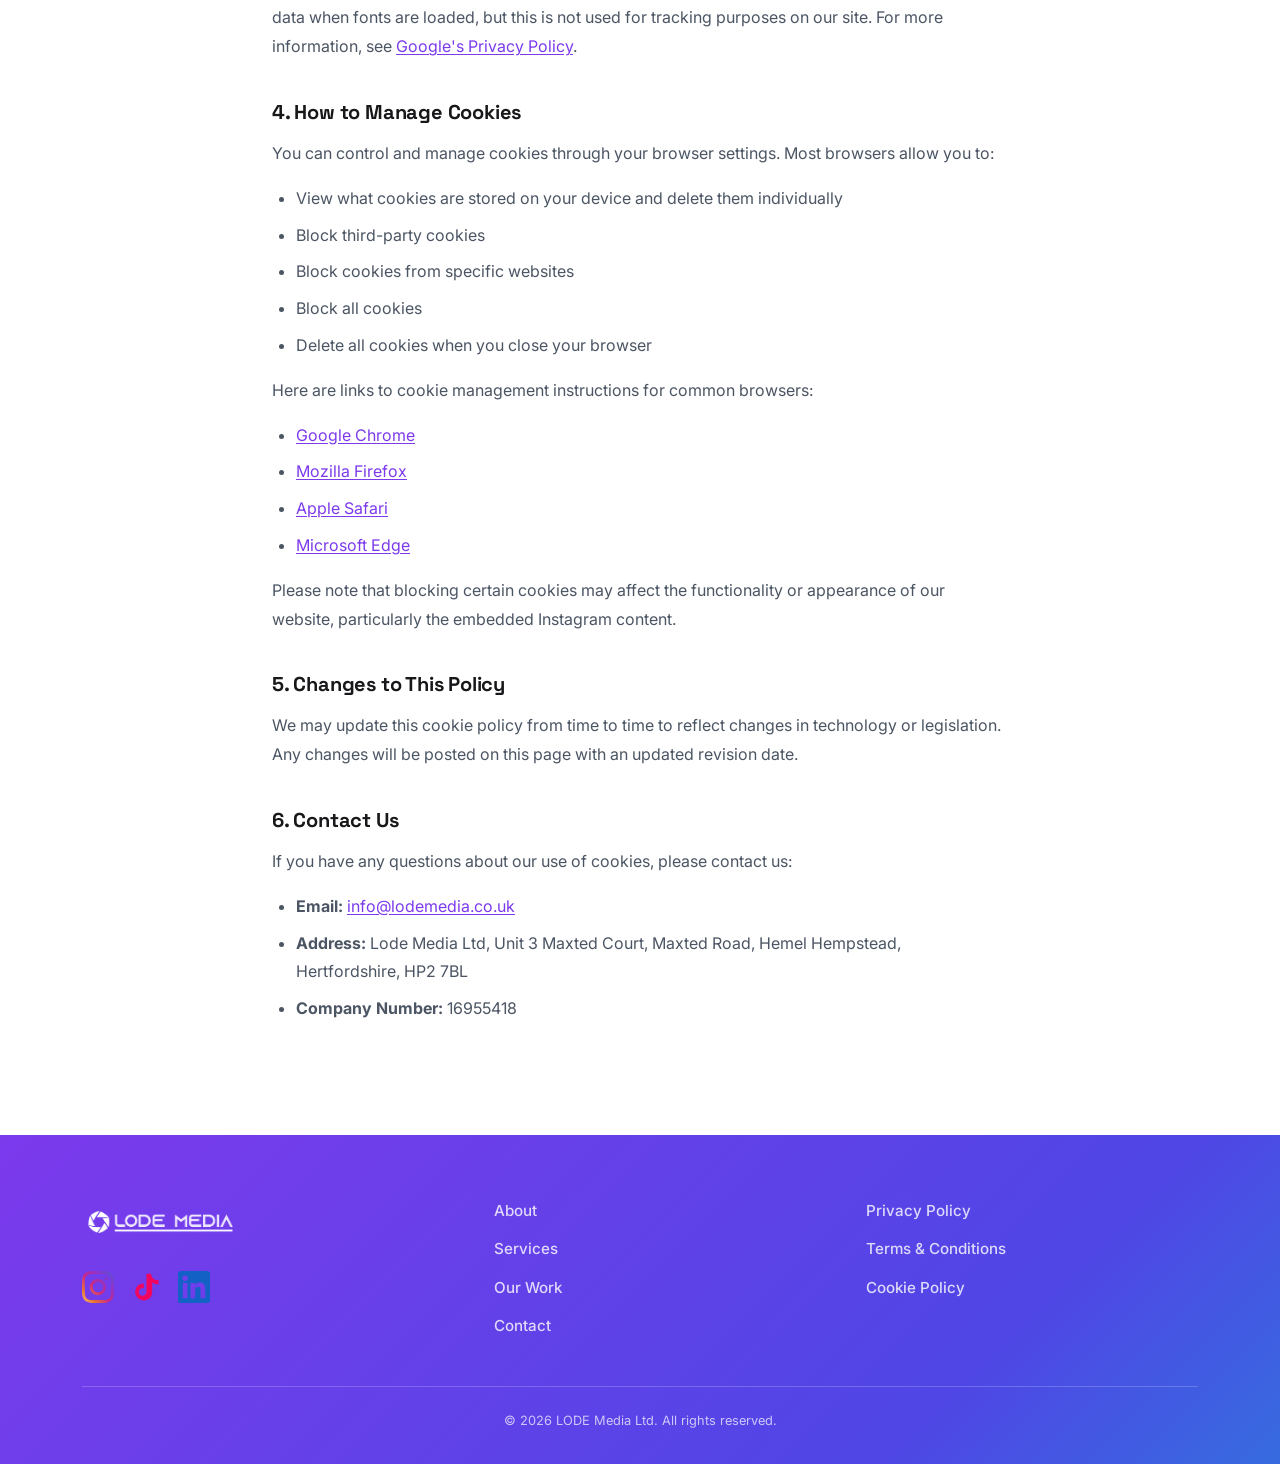
<file: cookies.html>
<!DOCTYPE html>
<html lang="en">
<head>
  <meta charset="UTF-8">
  <meta name="viewport" content="width=device-width, initial-scale=1.0">
  <title>Cookie Policy | LODE Media</title>
  <meta name="description" content="LODE Media cookie policy — how we use cookies and tracking on our website.">
  <meta name="keywords" content="LODE Media cookie policy, cookies">

  <!-- Fonts -->
  <link rel="preconnect" href="https://fonts.googleapis.com">
  <link rel="preconnect" href="https://fonts.gstatic.com" crossorigin>
  <link href="https://fonts.googleapis.com/css2?family=Inter:wght@400;500;600;700&family=Space+Grotesk:wght@500;600;700&display=swap" rel="stylesheet">

  <!-- Styles -->
  <link rel="stylesheet" href="css/style.css">

  <!-- Social meta -->
  <meta property="og:site_name" content="LODE Media">
  <meta property="og:locale" content="en_GB">
  <meta name="twitter:site" content="@logandeyonggolf">
  <meta name="twitter:creator" content="@logandeyonggolf">

  <!-- SEO -->
  <link rel="canonical" href="https://www.lodemedia.co.uk/cookies.html">
  <meta property="og:image" content="https://www.lodemedia.co.uk/assets/images/favicon-512.png">
  <meta name="twitter:card" content="summary_large_image">

  <!-- Favicon -->
  <link rel="icon" type="image/png" sizes="32x32" href="assets/images/favicon-32.png">
  <link rel="icon" type="image/png" sizes="16x16" href="assets/images/favicon-16.png">
  <link rel="apple-touch-icon" sizes="180x180" href="assets/images/apple-touch-icon.png">
</head>
<body>

  <!-- ========== HEADER ========== -->
  <header class="header" id="header">
    <div class="container">
      <a href="index.html" class="logo">
        <img src="assets/images/lode-media-logo.png" alt="LODE Media">
      </a>
      <nav class="nav-links" id="navLinks">
        <a href="index.html" class="nav-home">Home</a>
        <a href="about.html">About</a>
        <a href="services.html">Services</a>
        <a href="work.html">Our Work</a>
        <a href="contact.html" class="nav-cta">Get In Touch</a>
      </nav>
      <button class="mobile-toggle" id="mobileToggle" aria-label="Toggle menu">
        <span></span>
        <span></span>
        <span></span>
      </button>
    </div>
  </header>

  <!-- ========== PAGE HERO ========== -->
  <section class="page-hero">
    <div class="container">
      <span class="section-label">LEGAL</span>
      <h1>Cookie Policy</h1>
    </div>
  </section>

  <!-- ========== COOKIE POLICY CONTENT ========== -->
  <section class="policy-content">
    <div class="container">
      <p class="policy-updated">Last updated: March 2026</p>

      <h2>Cookie Policy</h2>
      <p>This cookie policy explains what cookies are, how LODE Media Ltd uses them on our website (lodemedia.co.uk), and how you can manage your cookie preferences.</p>

      <h3>1. What Are Cookies?</h3>
      <p>Cookies are small text files that are stored on your device (computer, tablet, or mobile phone) when you visit a website. They are widely used to make websites work more efficiently and to provide information to the website owner.</p>

      <h3>2. Cookies We Use</h3>
      <p>Our website uses only essential cookies that are strictly necessary for the website to function. We do not use any tracking, analytics, or advertising cookies.</p>

      <table class="cookie-table">
        <thead>
          <tr>
            <th>Cookie</th>
            <th>Type</th>
            <th>Purpose</th>
            <th>Duration</th>
          </tr>
        </thead>
        <tbody>
          <tr>
            <td>None (first-party)</td>
            <td>N/A</td>
            <td>LODE Media does not set any first-party cookies on this website.</td>
            <td>N/A</td>
          </tr>
        </tbody>
      </table>

      <h3>3. Third-Party Cookies</h3>
      <p>Our website embeds content from third-party services that may set their own cookies on your device. We do not control these cookies.</p>

      <h4>Instagram Embeds (Meta Platforms)</h4>
      <p>We embed Instagram posts on our website to showcase our work and portfolio. When these embeds load, Instagram (operated by Meta Platforms) may set cookies on your device, including cookies used for:</p>
      <ul>
        <li>Remembering your Instagram login status</li>
        <li>Security and fraud prevention</li>
        <li>Performance and analytics of their embed service</li>
        <li>Personalisation and advertising (if you are logged into Instagram)</li>
      </ul>
      <p>For more information about how Meta uses cookies, please visit <a href="https://www.facebook.com/policies/cookies/" target="_blank" rel="noopener">Meta's Cookie Policy</a>.</p>

      <h4>Google Fonts</h4>
      <p>We use Google Fonts to display typography on our website. Google may collect limited technical data when fonts are loaded, but this is not used for tracking purposes on our site. For more information, see <a href="https://policies.google.com/privacy" target="_blank" rel="noopener">Google's Privacy Policy</a>.</p>

      <h3>4. How to Manage Cookies</h3>
      <p>You can control and manage cookies through your browser settings. Most browsers allow you to:</p>
      <ul>
        <li>View what cookies are stored on your device and delete them individually</li>
        <li>Block third-party cookies</li>
        <li>Block cookies from specific websites</li>
        <li>Block all cookies</li>
        <li>Delete all cookies when you close your browser</li>
      </ul>
      <p>Here are links to cookie management instructions for common browsers:</p>
      <ul>
        <li><a href="https://support.google.com/chrome/answer/95647" target="_blank" rel="noopener">Google Chrome</a></li>
        <li><a href="https://support.mozilla.org/en-US/kb/cookies-information-websites-store-on-your-computer" target="_blank" rel="noopener">Mozilla Firefox</a></li>
        <li><a href="https://support.apple.com/en-gb/guide/safari/sfri11471/mac" target="_blank" rel="noopener">Apple Safari</a></li>
        <li><a href="https://support.microsoft.com/en-us/microsoft-edge/delete-cookies-in-microsoft-edge-63947406-40ac-c3b8-57b9-2a946a29ae09" target="_blank" rel="noopener">Microsoft Edge</a></li>
      </ul>
      <p>Please note that blocking certain cookies may affect the functionality or appearance of our website, particularly the embedded Instagram content.</p>

      <h3>5. Changes to This Policy</h3>
      <p>We may update this cookie policy from time to time to reflect changes in technology or legislation. Any changes will be posted on this page with an updated revision date.</p>

      <h3>6. Contact Us</h3>
      <p>If you have any questions about our use of cookies, please contact us:</p>
      <ul>
        <li><strong>Email:</strong> <a href="mailto:info@lodemedia.co.uk">info@lodemedia.co.uk</a></li>
        <li><strong>Address:</strong> Lode Media Ltd, Unit 3 Maxted Court, Maxted Road, Hemel Hempstead, Hertfordshire, HP2 7BL</li>
        <li><strong>Company Number:</strong> 16955418</li>
      </ul>
    </div>
  </section>

  <!-- ========== FOOTER ========== -->
  <footer class="footer">
    <div class="container">
      <div class="footer-grid">
        <div class="footer-brand">
          <img src="assets/images/lode-media-logo.png" alt="LODE Media">
          <div class="footer-social-icons">
            <a href="https://www.instagram.com/logandeyonggolf/" target="_blank" rel="noopener" aria-label="@logandeyonggolf on Instagram" title="@logandeyonggolf">
              <svg viewBox="0 0 24 24" width="28" height="28"><defs><linearGradient id="ig-grad" x1="0%" y1="100%" x2="100%" y2="0%"><stop offset="0%" style="stop-color:#feda75"/><stop offset="20%" style="stop-color:#fa7e1e"/><stop offset="45%" style="stop-color:#d62976"/><stop offset="70%" style="stop-color:#962fbf"/><stop offset="100%" style="stop-color:#4f5bd5"/></linearGradient></defs><path fill="url(#ig-grad)" d="M12 2.163c3.204 0 3.584.012 4.85.07 3.252.148 4.771 1.691 4.919 4.919.058 1.265.069 1.645.069 4.849 0 3.205-.012 3.584-.069 4.849-.149 3.225-1.664 4.771-4.919 4.919-1.266.058-1.644.07-4.85.07-3.204 0-3.584-.012-4.849-.07-3.26-.149-4.771-1.699-4.919-4.92-.058-1.265-.07-1.644-.07-4.849 0-3.204.013-3.583.07-4.849.149-3.227 1.664-4.771 4.919-4.919 1.266-.057 1.645-.069 4.849-.069zM12 0C8.741 0 8.333.014 7.053.072 2.695.272.273 2.69.073 7.052.014 8.333 0 8.741 0 12c0 3.259.014 3.668.072 4.948.2 4.358 2.618 6.78 6.98 6.98C8.333 23.986 8.741 24 12 24c3.259 0 3.668-.014 4.948-.072 4.354-.2 6.782-2.618 6.979-6.98.059-1.28.073-1.689.073-4.948 0-3.259-.014-3.667-.072-4.947-.196-4.354-2.617-6.78-6.979-6.98C15.668.014 15.259 0 12 0zm0 5.838a6.162 6.162 0 100 12.324 6.162 6.162 0 000-12.324zM12 16a4 4 0 110-8 4 4 0 010 8zm6.406-11.845a1.44 1.44 0 100 2.881 1.44 1.44 0 000-2.881z"/></svg>
            </a>
            <a href="https://www.tiktok.com/@logandeyonggolf" target="_blank" rel="noopener" aria-label="@logandeyonggolf on TikTok" title="@logandeyonggolf">
              <svg viewBox="0 0 24 24" width="28" height="28"><path fill="#FF004F" d="M19.59 6.69a4.83 4.83 0 0 1-3.77-4.25V2h-3.45v13.67a2.89 2.89 0 0 1-5.2 1.74 2.89 2.89 0 0 1 2.31-4.64 2.93 2.93 0 0 1 .88.13V9.4a6.84 6.84 0 0 0-1-.05A6.33 6.33 0 0 0 5.8 20.1a6.34 6.34 0 0 0 10.86-4.43v-7a8.16 8.16 0 0 0 4.77 1.52v-3.4a4.85 4.85 0 0 1-1.84-.1z"/></svg>
            </a>
            <a href="https://www.linkedin.com/in/logan-deyong-38a0991ba/" target="_blank" rel="noopener" aria-label="Logan Deyong on LinkedIn" title="Logan Deyong">
              <svg viewBox="0 0 24 24" width="28" height="28"><path fill="#0A66C2" d="M20.447 20.452h-3.554v-5.569c0-1.328-.027-3.037-1.852-3.037-1.853 0-2.136 1.445-2.136 2.939v5.667H9.351V9h3.414v1.561h.046c.477-.9 1.637-1.85 3.37-1.85 3.601 0 4.267 2.37 4.267 5.455v6.286zM5.337 7.433a2.062 2.062 0 01-2.063-2.065 2.064 2.064 0 112.063 2.065zm1.782 13.019H3.555V9h3.564v11.452zM22.225 0H1.771C.792 0 0 .774 0 1.729v20.542C0 23.227.792 24 1.771 24h20.451C23.2 24 24 23.227 24 22.271V1.729C24 .774 23.2 0 22.222 0h.003z"/></svg>
            </a>
          </div>
        </div>
        <div class="footer-nav">
          <div class="footer-nav-col">
            <a href="about.html">About</a>
            <a href="services.html">Services</a>
            <a href="work.html">Our Work</a>
            <a href="contact.html">Contact</a>
          </div>
          <div class="footer-nav-col">
            <a href="privacy.html">Privacy Policy</a>
            <a href="terms.html">Terms & Conditions</a>
            <a href="cookies.html">Cookie Policy</a>
          </div>
        </div>
      </div>
      <div class="footer-bottom">
        <p>&copy; 2026 LODE Media Ltd. All rights reserved.</p>
      </div>
    </div>
  </footer>

  <!-- Scripts -->
  <script src="js/main.js"></script>
</body>
</html>
</file>
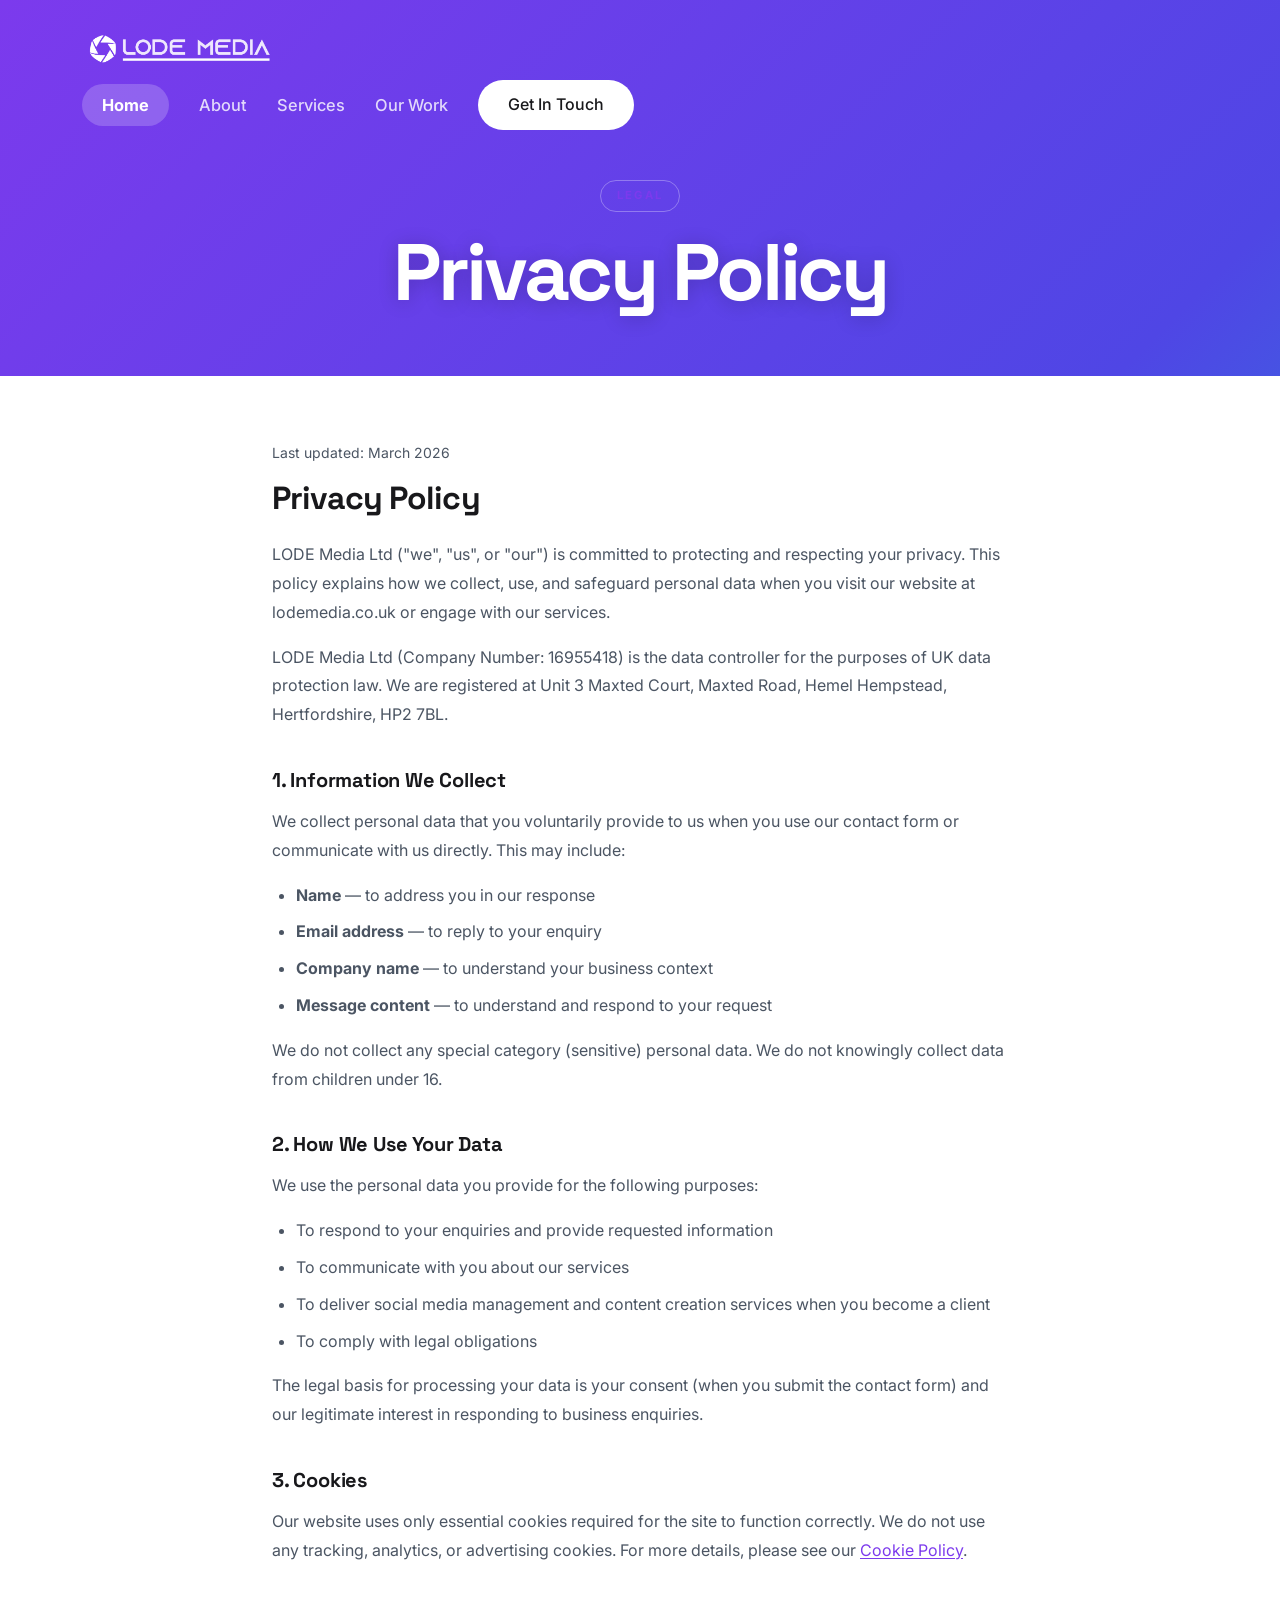
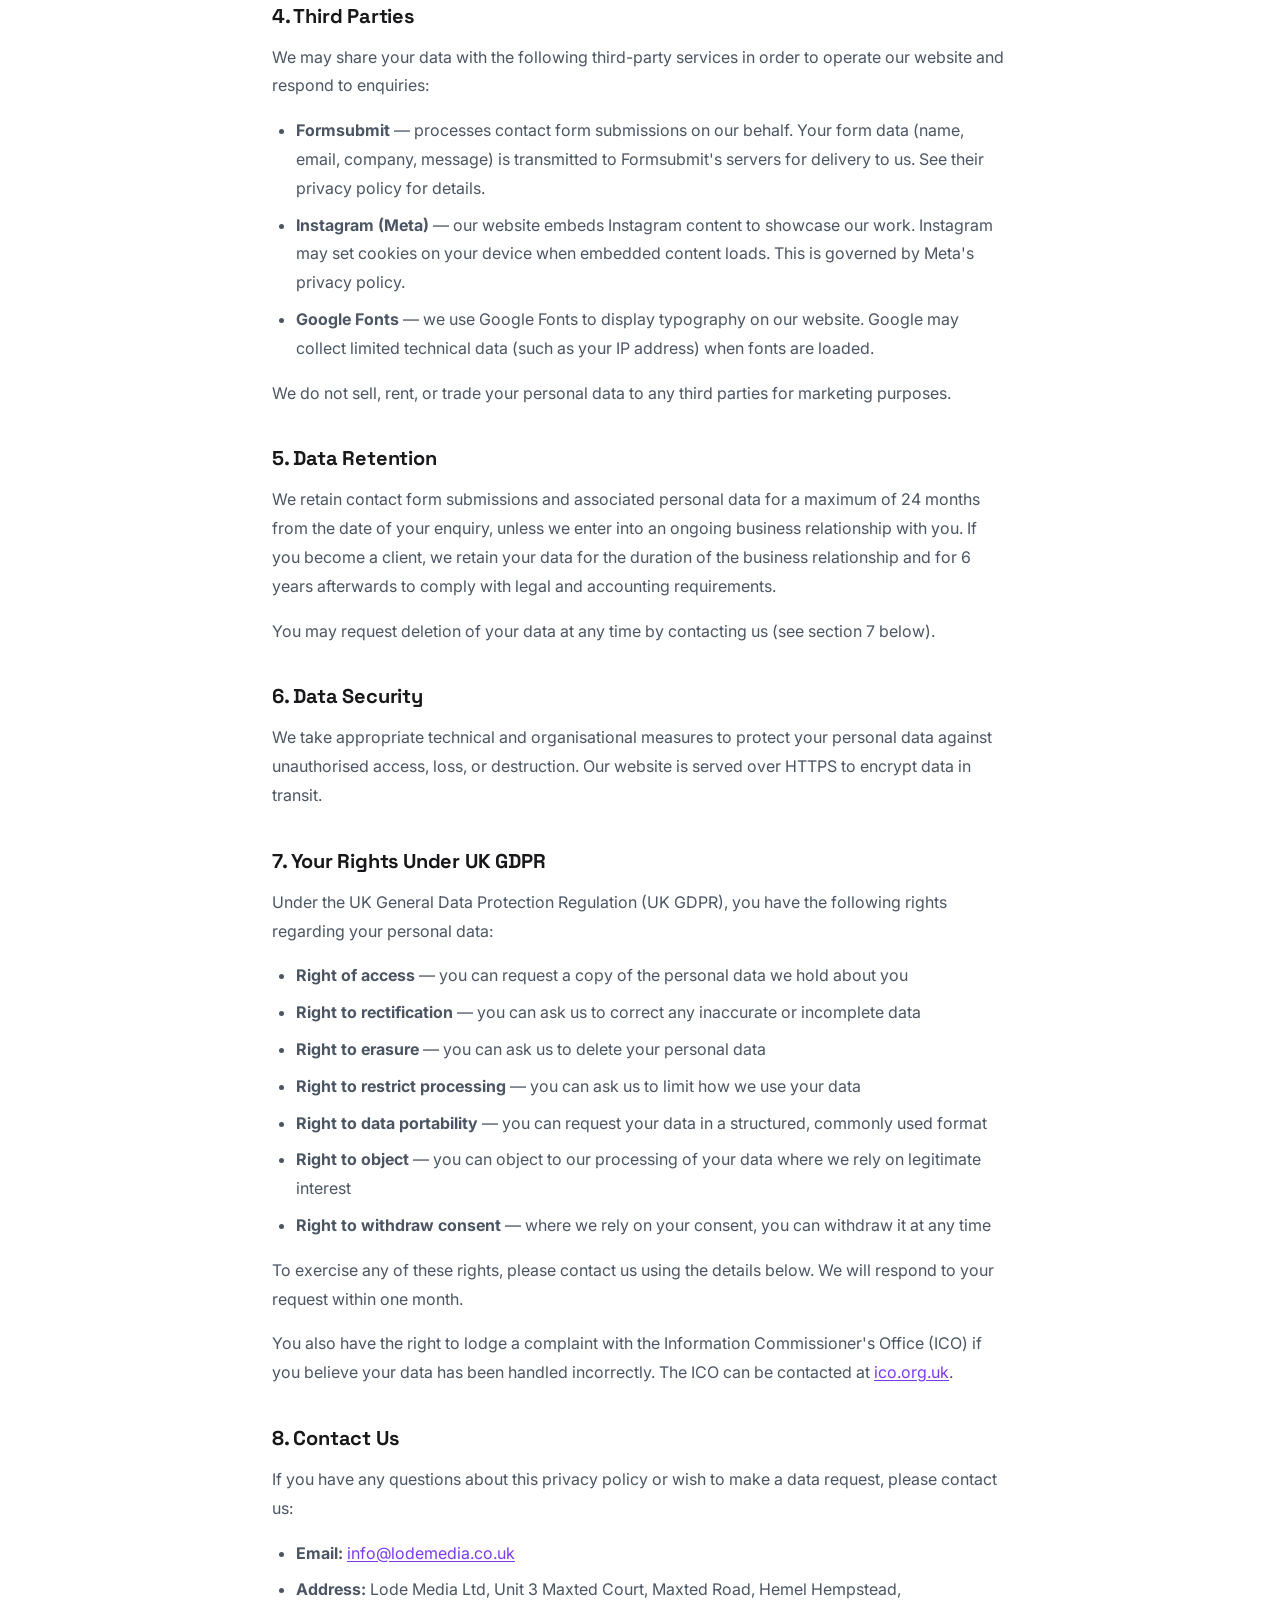
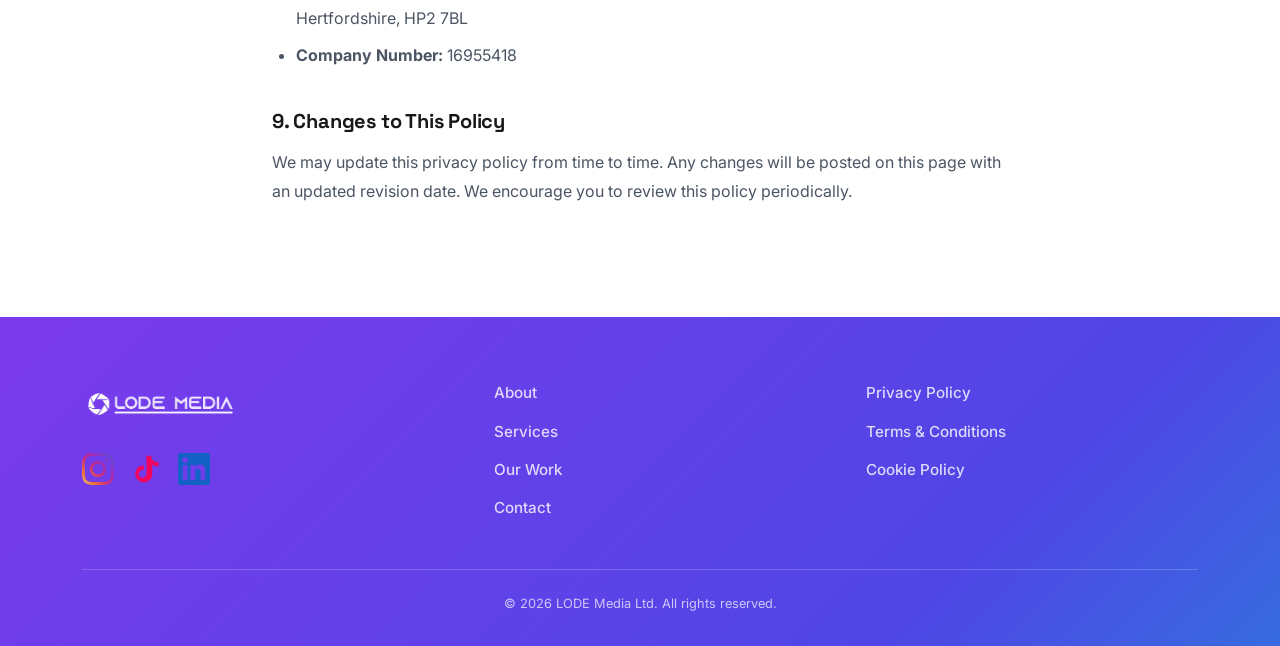
<file: privacy.html>
<!DOCTYPE html>
<html lang="en">
<head>
  <meta charset="UTF-8">
  <meta name="viewport" content="width=device-width, initial-scale=1.0">
  <title>Privacy Policy | LODE Media</title>
  <meta name="description" content="LODE Media privacy policy — how we collect, use and protect personal data. UK social media agency, GDPR-compliant.">
  <meta name="keywords" content="LODE Media privacy policy, GDPR, data protection">

  <!-- Fonts -->
  <link rel="preconnect" href="https://fonts.googleapis.com">
  <link rel="preconnect" href="https://fonts.gstatic.com" crossorigin>
  <link href="https://fonts.googleapis.com/css2?family=Inter:wght@400;500;600;700&family=Space+Grotesk:wght@500;600;700&display=swap" rel="stylesheet">

  <!-- Styles -->
  <link rel="stylesheet" href="css/style.css">

  <!-- Social meta -->
  <meta property="og:site_name" content="LODE Media">
  <meta property="og:locale" content="en_GB">
  <meta name="twitter:site" content="@logandeyonggolf">
  <meta name="twitter:creator" content="@logandeyonggolf">

  <!-- SEO -->
  <link rel="canonical" href="https://www.lodemedia.co.uk/privacy.html">
  <meta property="og:image" content="https://www.lodemedia.co.uk/assets/images/favicon-512.png">
  <meta name="twitter:card" content="summary_large_image">

  <!-- Favicon -->
  <link rel="icon" type="image/png" sizes="32x32" href="assets/images/favicon-32.png">
  <link rel="icon" type="image/png" sizes="16x16" href="assets/images/favicon-16.png">
  <link rel="apple-touch-icon" sizes="180x180" href="assets/images/apple-touch-icon.png">
</head>
<body>

  <!-- ========== HEADER ========== -->
  <header class="header" id="header">
    <div class="container">
      <a href="index.html" class="logo">
        <img src="assets/images/lode-media-logo.png" alt="LODE Media">
      </a>
      <nav class="nav-links" id="navLinks">
        <a href="index.html" class="nav-home">Home</a>
        <a href="about.html">About</a>
        <a href="services.html">Services</a>
        <a href="work.html">Our Work</a>
        <a href="contact.html" class="nav-cta">Get In Touch</a>
      </nav>
      <button class="mobile-toggle" id="mobileToggle" aria-label="Toggle menu">
        <span></span>
        <span></span>
        <span></span>
      </button>
    </div>
  </header>

  <!-- ========== PAGE HERO ========== -->
  <section class="page-hero">
    <div class="container">
      <span class="section-label">LEGAL</span>
      <h1>Privacy Policy</h1>
    </div>
  </section>

  <!-- ========== PRIVACY POLICY CONTENT ========== -->
  <section class="policy-content">
    <div class="container">
      <p class="policy-updated">Last updated: March 2026</p>

      <h2>Privacy Policy</h2>
      <p>LODE Media Ltd ("we", "us", or "our") is committed to protecting and respecting your privacy. This policy explains how we collect, use, and safeguard personal data when you visit our website at lodemedia.co.uk or engage with our services.</p>
      <p>LODE Media Ltd (Company Number: 16955418) is the data controller for the purposes of UK data protection law. We are registered at Unit 3 Maxted Court, Maxted Road, Hemel Hempstead, Hertfordshire, HP2 7BL.</p>

      <h3>1. Information We Collect</h3>
      <p>We collect personal data that you voluntarily provide to us when you use our contact form or communicate with us directly. This may include:</p>
      <ul>
        <li><strong>Name</strong> &mdash; to address you in our response</li>
        <li><strong>Email address</strong> &mdash; to reply to your enquiry</li>
        <li><strong>Company name</strong> &mdash; to understand your business context</li>
        <li><strong>Message content</strong> &mdash; to understand and respond to your request</li>
      </ul>
      <p>We do not collect any special category (sensitive) personal data. We do not knowingly collect data from children under 16.</p>

      <h3>2. How We Use Your Data</h3>
      <p>We use the personal data you provide for the following purposes:</p>
      <ul>
        <li>To respond to your enquiries and provide requested information</li>
        <li>To communicate with you about our services</li>
        <li>To deliver social media management and content creation services when you become a client</li>
        <li>To comply with legal obligations</li>
      </ul>
      <p>The legal basis for processing your data is your consent (when you submit the contact form) and our legitimate interest in responding to business enquiries.</p>

      <h3>3. Cookies</h3>
      <p>Our website uses only essential cookies required for the site to function correctly. We do not use any tracking, analytics, or advertising cookies. For more details, please see our <a href="cookies.html">Cookie Policy</a>.</p>

      <h3>4. Third Parties</h3>
      <p>We may share your data with the following third-party services in order to operate our website and respond to enquiries:</p>
      <ul>
        <li><strong>Formsubmit</strong> &mdash; processes contact form submissions on our behalf. Your form data (name, email, company, message) is transmitted to Formsubmit's servers for delivery to us. See their privacy policy for details.</li>
        <li><strong>Instagram (Meta)</strong> &mdash; our website embeds Instagram content to showcase our work. Instagram may set cookies on your device when embedded content loads. This is governed by Meta's privacy policy.</li>
        <li><strong>Google Fonts</strong> &mdash; we use Google Fonts to display typography on our website. Google may collect limited technical data (such as your IP address) when fonts are loaded.</li>
      </ul>
      <p>We do not sell, rent, or trade your personal data to any third parties for marketing purposes.</p>

      <h3>5. Data Retention</h3>
      <p>We retain contact form submissions and associated personal data for a maximum of 24 months from the date of your enquiry, unless we enter into an ongoing business relationship with you. If you become a client, we retain your data for the duration of the business relationship and for 6 years afterwards to comply with legal and accounting requirements.</p>
      <p>You may request deletion of your data at any time by contacting us (see section 7 below).</p>

      <h3>6. Data Security</h3>
      <p>We take appropriate technical and organisational measures to protect your personal data against unauthorised access, loss, or destruction. Our website is served over HTTPS to encrypt data in transit.</p>

      <h3>7. Your Rights Under UK GDPR</h3>
      <p>Under the UK General Data Protection Regulation (UK GDPR), you have the following rights regarding your personal data:</p>
      <ul>
        <li><strong>Right of access</strong> &mdash; you can request a copy of the personal data we hold about you</li>
        <li><strong>Right to rectification</strong> &mdash; you can ask us to correct any inaccurate or incomplete data</li>
        <li><strong>Right to erasure</strong> &mdash; you can ask us to delete your personal data</li>
        <li><strong>Right to restrict processing</strong> &mdash; you can ask us to limit how we use your data</li>
        <li><strong>Right to data portability</strong> &mdash; you can request your data in a structured, commonly used format</li>
        <li><strong>Right to object</strong> &mdash; you can object to our processing of your data where we rely on legitimate interest</li>
        <li><strong>Right to withdraw consent</strong> &mdash; where we rely on your consent, you can withdraw it at any time</li>
      </ul>
      <p>To exercise any of these rights, please contact us using the details below. We will respond to your request within one month.</p>
      <p>You also have the right to lodge a complaint with the Information Commissioner's Office (ICO) if you believe your data has been handled incorrectly. The ICO can be contacted at <a href="https://ico.org.uk" target="_blank" rel="noopener">ico.org.uk</a>.</p>

      <h3>8. Contact Us</h3>
      <p>If you have any questions about this privacy policy or wish to make a data request, please contact us:</p>
      <ul>
        <li><strong>Email:</strong> <a href="mailto:info@lodemedia.co.uk">info@lodemedia.co.uk</a></li>
        <li><strong>Address:</strong> Lode Media Ltd, Unit 3 Maxted Court, Maxted Road, Hemel Hempstead, Hertfordshire, HP2 7BL</li>
        <li><strong>Company Number:</strong> 16955418</li>
      </ul>

      <h3>9. Changes to This Policy</h3>
      <p>We may update this privacy policy from time to time. Any changes will be posted on this page with an updated revision date. We encourage you to review this policy periodically.</p>
    </div>
  </section>

  <!-- ========== FOOTER ========== -->
  <footer class="footer">
    <div class="container">
      <div class="footer-grid">
        <div class="footer-brand">
          <img src="assets/images/lode-media-logo.png" alt="LODE Media">
          <div class="footer-social-icons">
            <a href="https://www.instagram.com/logandeyonggolf/" target="_blank" rel="noopener" aria-label="@logandeyonggolf on Instagram" title="@logandeyonggolf">
              <svg viewBox="0 0 24 24" width="28" height="28"><defs><linearGradient id="ig-grad" x1="0%" y1="100%" x2="100%" y2="0%"><stop offset="0%" style="stop-color:#feda75"/><stop offset="20%" style="stop-color:#fa7e1e"/><stop offset="45%" style="stop-color:#d62976"/><stop offset="70%" style="stop-color:#962fbf"/><stop offset="100%" style="stop-color:#4f5bd5"/></linearGradient></defs><path fill="url(#ig-grad)" d="M12 2.163c3.204 0 3.584.012 4.85.07 3.252.148 4.771 1.691 4.919 4.919.058 1.265.069 1.645.069 4.849 0 3.205-.012 3.584-.069 4.849-.149 3.225-1.664 4.771-4.919 4.919-1.266.058-1.644.07-4.85.07-3.204 0-3.584-.012-4.849-.07-3.26-.149-4.771-1.699-4.919-4.92-.058-1.265-.07-1.644-.07-4.849 0-3.204.013-3.583.07-4.849.149-3.227 1.664-4.771 4.919-4.919 1.266-.057 1.645-.069 4.849-.069zM12 0C8.741 0 8.333.014 7.053.072 2.695.272.273 2.69.073 7.052.014 8.333 0 8.741 0 12c0 3.259.014 3.668.072 4.948.2 4.358 2.618 6.78 6.98 6.98C8.333 23.986 8.741 24 12 24c3.259 0 3.668-.014 4.948-.072 4.354-.2 6.782-2.618 6.979-6.98.059-1.28.073-1.689.073-4.948 0-3.259-.014-3.667-.072-4.947-.196-4.354-2.617-6.78-6.979-6.98C15.668.014 15.259 0 12 0zm0 5.838a6.162 6.162 0 100 12.324 6.162 6.162 0 000-12.324zM12 16a4 4 0 110-8 4 4 0 010 8zm6.406-11.845a1.44 1.44 0 100 2.881 1.44 1.44 0 000-2.881z"/></svg>
            </a>
            <a href="https://www.tiktok.com/@logandeyonggolf" target="_blank" rel="noopener" aria-label="@logandeyonggolf on TikTok" title="@logandeyonggolf">
              <svg viewBox="0 0 24 24" width="28" height="28"><path fill="#FF004F" d="M19.59 6.69a4.83 4.83 0 0 1-3.77-4.25V2h-3.45v13.67a2.89 2.89 0 0 1-5.2 1.74 2.89 2.89 0 0 1 2.31-4.64 2.93 2.93 0 0 1 .88.13V9.4a6.84 6.84 0 0 0-1-.05A6.33 6.33 0 0 0 5.8 20.1a6.34 6.34 0 0 0 10.86-4.43v-7a8.16 8.16 0 0 0 4.77 1.52v-3.4a4.85 4.85 0 0 1-1.84-.1z"/></svg>
            </a>
            <a href="https://www.linkedin.com/in/logan-deyong-38a0991ba/" target="_blank" rel="noopener" aria-label="Logan Deyong on LinkedIn" title="Logan Deyong">
              <svg viewBox="0 0 24 24" width="28" height="28"><path fill="#0A66C2" d="M20.447 20.452h-3.554v-5.569c0-1.328-.027-3.037-1.852-3.037-1.853 0-2.136 1.445-2.136 2.939v5.667H9.351V9h3.414v1.561h.046c.477-.9 1.637-1.85 3.37-1.85 3.601 0 4.267 2.37 4.267 5.455v6.286zM5.337 7.433a2.062 2.062 0 01-2.063-2.065 2.064 2.064 0 112.063 2.065zm1.782 13.019H3.555V9h3.564v11.452zM22.225 0H1.771C.792 0 0 .774 0 1.729v20.542C0 23.227.792 24 1.771 24h20.451C23.2 24 24 23.227 24 22.271V1.729C24 .774 23.2 0 22.222 0h.003z"/></svg>
            </a>
          </div>
        </div>
        <div class="footer-nav">
          <div class="footer-nav-col">
            <a href="about.html">About</a>
            <a href="services.html">Services</a>
            <a href="work.html">Our Work</a>
            <a href="contact.html">Contact</a>
          </div>
          <div class="footer-nav-col">
            <a href="privacy.html">Privacy Policy</a>
            <a href="terms.html">Terms & Conditions</a>
            <a href="cookies.html">Cookie Policy</a>
          </div>
        </div>
      </div>
      <div class="footer-bottom">
        <p>&copy; 2026 LODE Media Ltd. All rights reserved.</p>
      </div>
    </div>
  </footer>

  <!-- Scripts -->
  <script src="js/main.js"></script>
</body>
</html>
</file>
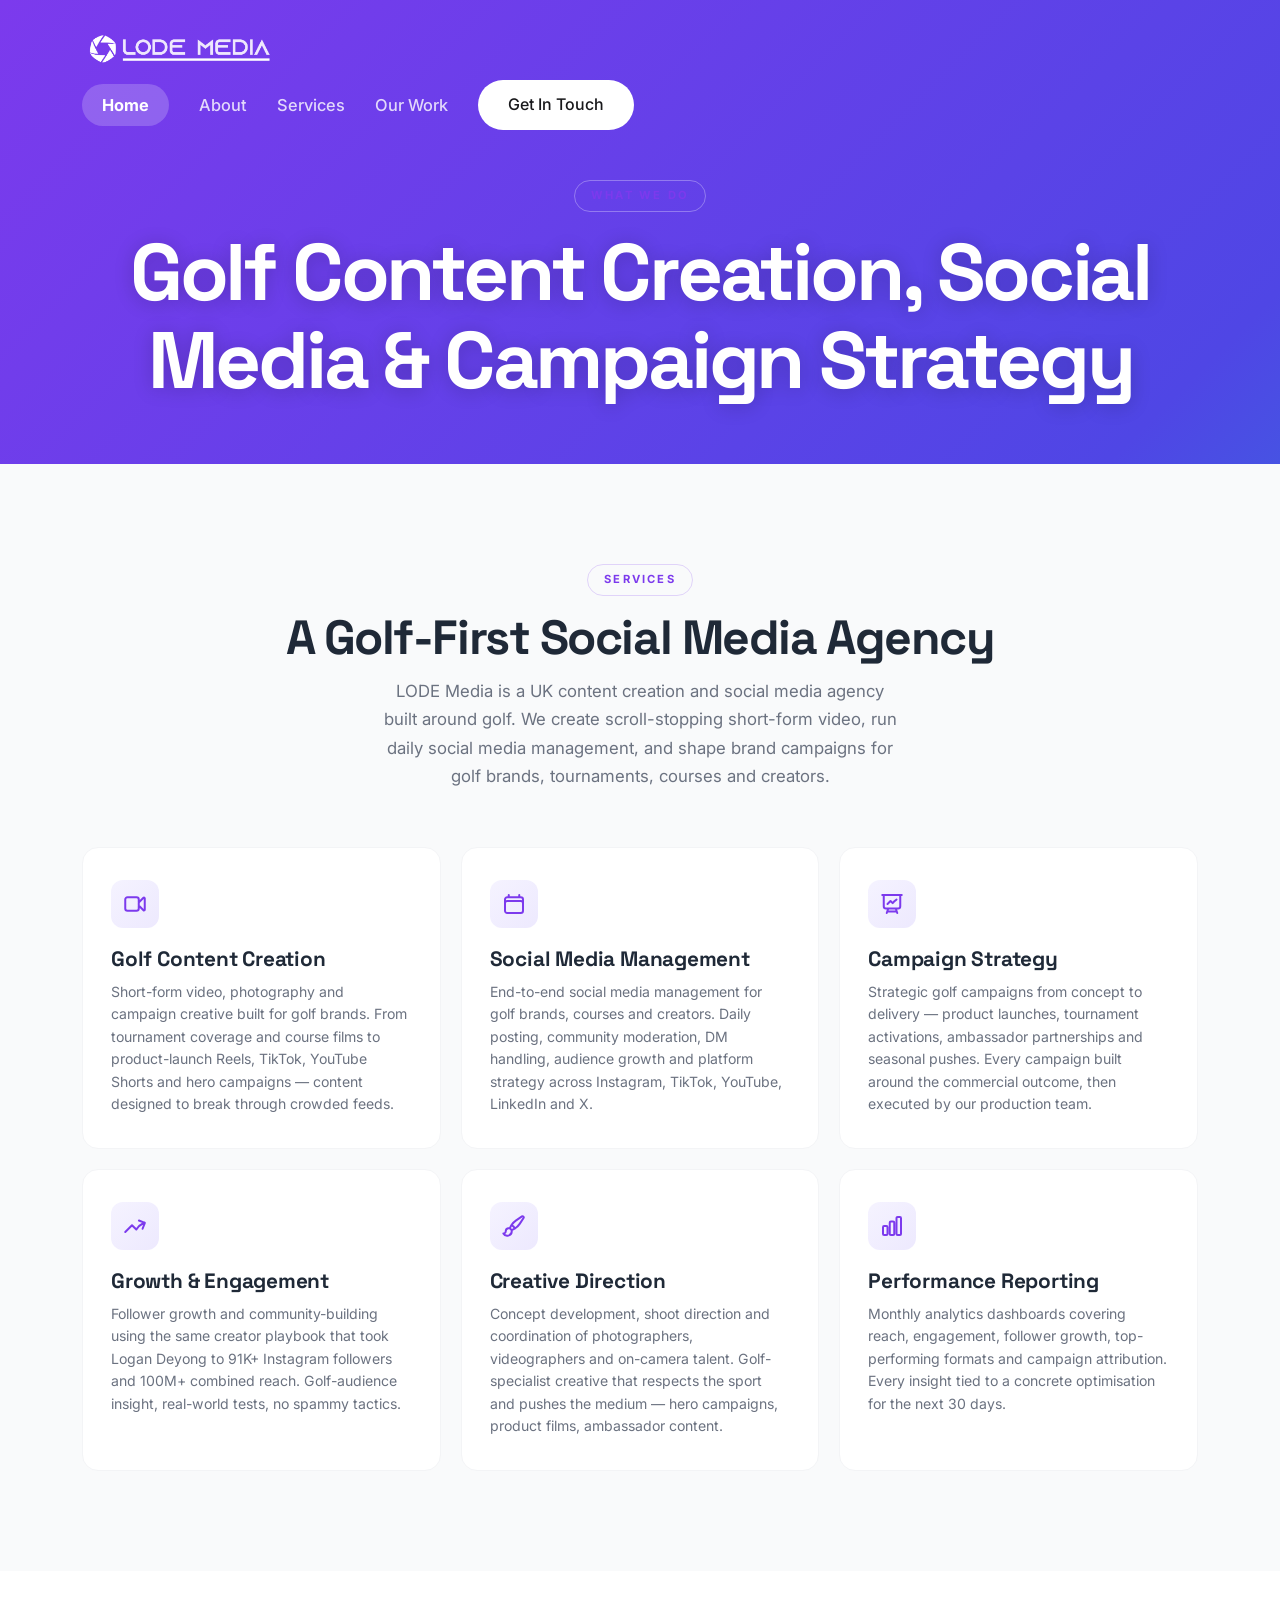
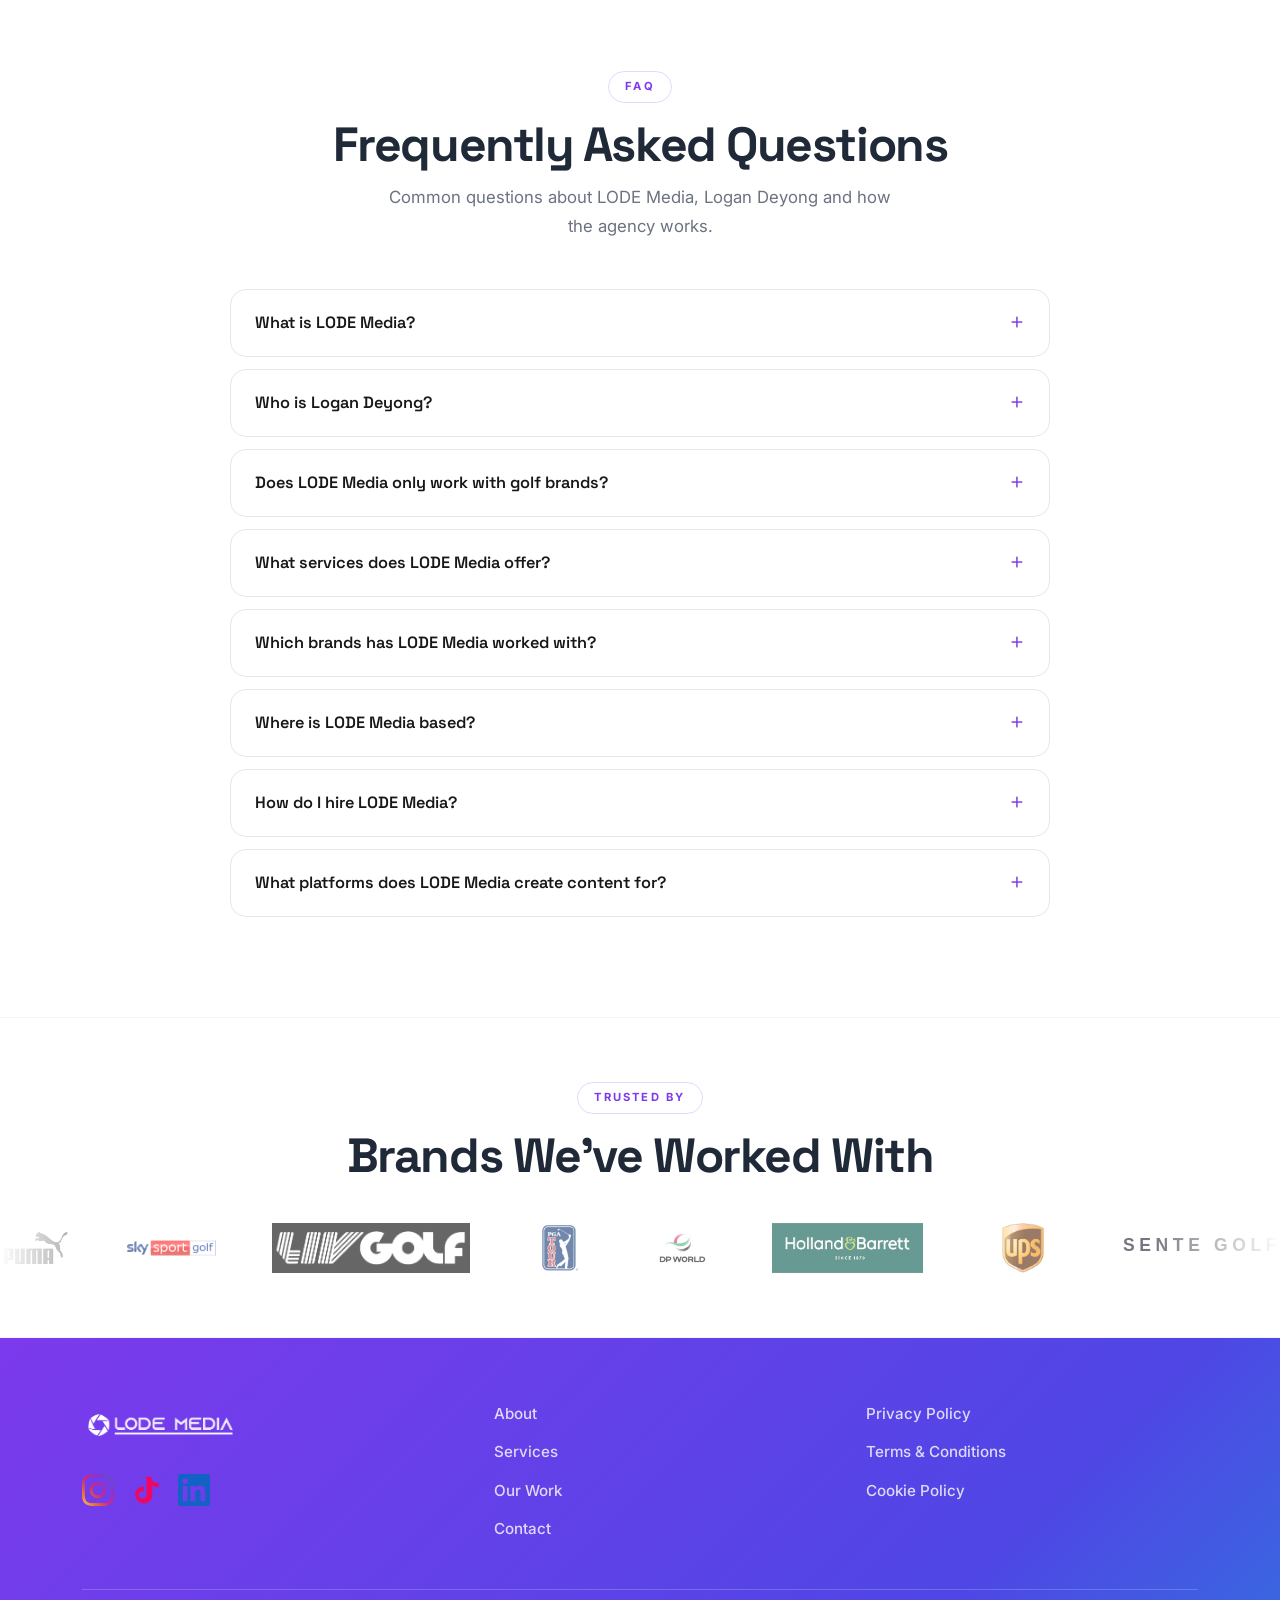
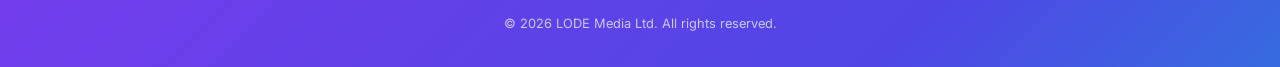
<file: services.html>
<!DOCTYPE html>
<html lang="en">
<head>
  <meta charset="UTF-8">
  <meta name="viewport" content="width=device-width, initial-scale=1.0">
  <title>Services | LODE Media — Golf Content Agency & Social Media Agency</title>
  <meta name="description" content="LODE Media's services: golf content creation, social media management, campaign strategy, growth, creative direction and performance reporting. UK social media agency specialising in golf brands, tournaments and creators.">
  <meta name="keywords" content="golf content creation, golf social media management, golf campaign strategy, UK golf marketing, social media agency services, content creation agency, Instagram Reels for golf brands, TikTok golf">

  <!-- Fonts -->
  <link rel="preconnect" href="https://fonts.googleapis.com">
  <link rel="preconnect" href="https://fonts.gstatic.com" crossorigin>
  <link href="https://fonts.googleapis.com/css2?family=Inter:wght@400;500;600;700&family=Space+Grotesk:wght@500;600;700&display=swap" rel="stylesheet">

  <!-- Styles -->
  <link rel="stylesheet" href="css/style.css">

  <!-- Social meta -->
  <meta property="og:site_name" content="LODE Media">
  <meta property="og:locale" content="en_GB">
  <meta name="twitter:site" content="@logandeyonggolf">
  <meta name="twitter:creator" content="@logandeyonggolf">

  <!-- SEO -->
  <link rel="canonical" href="https://www.lodemedia.co.uk/services.html">
  <meta property="og:image" content="https://www.lodemedia.co.uk/assets/images/favicon-512.png">
  <meta name="twitter:card" content="summary_large_image">

  <!-- Favicon -->
  <link rel="icon" type="image/png" sizes="32x32" href="assets/images/favicon-32.png">
  <link rel="icon" type="image/png" sizes="16x16" href="assets/images/favicon-16.png">
  <link rel="apple-touch-icon" sizes="180x180" href="assets/images/apple-touch-icon.png">

  <!-- Services page schema graph: WebPage + Services + FAQPage + Breadcrumb -->
  <script type="application/ld+json">
  {
    "@context": "https://schema.org",
    "@graph": [
      {
        "@type": "BreadcrumbList",
        "itemListElement": [
          { "@type": "ListItem", "position": 1, "name": "Home", "item": "https://www.lodemedia.co.uk/" },
          { "@type": "ListItem", "position": 2, "name": "Services", "item": "https://www.lodemedia.co.uk/services.html" }
        ]
      },
      {
        "@type": "Service",
        "name": "Golf Content Creation",
        "serviceType": "Content Creation",
        "provider": { "@type": "Organization", "name": "LODE Media", "url": "https://www.lodemedia.co.uk" },
        "areaServed": "United Kingdom",
        "description": "Short-form video, photography and campaign creative for golf brands, tournaments, courses and creators. Instagram Reels, TikTok, YouTube Shorts, product films and hero campaigns."
      },
      {
        "@type": "Service",
        "name": "Social Media Management",
        "serviceType": "Social Media Management",
        "provider": { "@type": "Organization", "name": "LODE Media", "url": "https://www.lodemedia.co.uk" },
        "areaServed": "United Kingdom",
        "description": "End-to-end social media management for golf brands, courses and creators. Daily posting, community moderation, audience growth across Instagram, TikTok, YouTube, LinkedIn and X."
      },
      {
        "@type": "Service",
        "name": "Campaign Strategy",
        "serviceType": "Marketing Strategy",
        "provider": { "@type": "Organization", "name": "LODE Media", "url": "https://www.lodemedia.co.uk" },
        "areaServed": "United Kingdom",
        "description": "Strategic golf campaigns from concept to delivery — product launches, tournament activations, ambassador partnerships, seasonal campaigns."
      },
      {
        "@type": "Service",
        "name": "Growth & Engagement",
        "serviceType": "Audience Growth",
        "provider": { "@type": "Organization", "name": "LODE Media", "url": "https://www.lodemedia.co.uk" },
        "areaServed": "United Kingdom",
        "description": "Follower growth and community-building for golf audiences using the creator methodology behind Logan Deyong's 91K+ Instagram followers."
      },
      {
        "@type": "Service",
        "name": "Creative Direction",
        "serviceType": "Creative Direction",
        "provider": { "@type": "Organization", "name": "LODE Media", "url": "https://www.lodemedia.co.uk" },
        "areaServed": "United Kingdom",
        "description": "Concept development, shoot direction and coordination of photographers, videographers and on-camera talent for golf brand campaigns."
      },
      {
        "@type": "Service",
        "name": "Performance Reporting",
        "serviceType": "Analytics & Reporting",
        "provider": { "@type": "Organization", "name": "LODE Media", "url": "https://www.lodemedia.co.uk" },
        "areaServed": "United Kingdom",
        "description": "Monthly analytics with reach, engagement, follower growth, top-performing formats and campaign attribution."
      },
      {
        "@type": "FAQPage",
        "mainEntity": [
          {
            "@type": "Question",
            "name": "What is LODE Media?",
            "acceptedAnswer": {
              "@type": "Answer",
              "text": "LODE Media is a UK social media agency and content creation agency specialising in golf. Founded in 2026 by golf creator Logan Deyong (@logandeyonggolf), the agency creates content and manages campaigns for golf brands, tournaments, courses and creators."
            }
          },
          {
            "@type": "Question",
            "name": "Who is Logan Deyong?",
            "acceptedAnswer": {
              "@type": "Answer",
              "text": "Logan Deyong is the founder of LODE Media. A UK golf creator with 91,000+ Instagram followers and 100 million+ combined content reach. He has partnered with LIV Golf, Cobra Puma Golf, BMW UK, Sky Sports and PGA Tour."
            }
          },
          {
            "@type": "Question",
            "name": "Does LODE Media only work with golf brands?",
            "acceptedAnswer": {
              "@type": "Answer",
              "text": "Golf is our specialism, so most of our client work is golf-focused (brands, tournaments, courses, creators). The same content methodology applies to any sport or lifestyle brand where scroll-stopping short-form video drives commercial outcomes."
            }
          },
          {
            "@type": "Question",
            "name": "What services does LODE Media offer?",
            "acceptedAnswer": {
              "@type": "Answer",
              "text": "Content creation (photo, video, Instagram Reels, TikTok), social media management, campaign strategy, growth and engagement, creative direction, and performance reporting. Full-service or à-la-carte."
            }
          },
          {
            "@type": "Question",
            "name": "Which brands has LODE Media worked with?",
            "acceptedAnswer": {
              "@type": "Answer",
              "text": "Brand and campaign partners include LIV Golf, Cobra Puma Golf, BMW UK, Sky Sports, PGA Tour, DP World Tour (Genesis Scottish Open), JCB Golf & Country Club, De Vere Wokefield Estate, Stromberg Golf, Holland & Barrett and UPS."
            }
          },
          {
            "@type": "Question",
            "name": "Where is LODE Media based?",
            "acceptedAnswer": {
              "@type": "Answer",
              "text": "LODE Media is a UK-based social media agency. We shoot on location across the UK and travel internationally for tour events, hero shoots and brand campaigns."
            }
          },
          {
            "@type": "Question",
            "name": "How do I hire LODE Media?",
            "acceptedAnswer": {
              "@type": "Answer",
              "text": "Email info@lodemedia.co.uk or use the contact form at lodemedia.co.uk/contact.html. We reply within 24 hours."
            }
          },
          {
            "@type": "Question",
            "name": "What platforms does LODE Media create content for?",
            "acceptedAnswer": {
              "@type": "Answer",
              "text": "Instagram (Reels, feed, Stories), TikTok, YouTube (Shorts and long-form), LinkedIn, X (Twitter) and Facebook. Our specialism is short-form vertical video for golf audiences."
            }
          }
        ]
      }
    ]
  }
  </script>
</head>
<body>

  <!-- ========== HEADER ========== -->
  <header class="header" id="header">
    <div class="container">
      <a href="index.html" class="logo">
        <img src="assets/images/lode-media-logo.png" alt="LODE Media">
      </a>
      <nav class="nav-links" id="navLinks">
        <a href="index.html" class="nav-home">Home</a>
        <a href="about.html">About</a>
        <a href="services.html" class="active">Services</a>
        <a href="work.html">Our Work</a>
        <a href="contact.html" class="nav-cta">Get In Touch</a>
      </nav>
      <button class="mobile-toggle" id="mobileToggle" aria-label="Toggle menu">
        <span></span>
        <span></span>
        <span></span>
      </button>
    </div>
  </header>

  <!-- ========== PAGE HERO ========== -->
  <section class="page-hero">
    <div class="container">
      <span class="section-label">WHAT WE DO</span>
      <h1>Golf Content Creation, Social Media &amp; Campaign Strategy</h1>
    </div>
  </section>

  <!-- ========== SERVICES ========== -->
  <section class="services" id="services">
    <div class="container">
      <div class="services-header">
        <span class="section-label">Services</span>
        <h2>A Golf-First Social Media Agency</h2>
        <p class="section-subtitle">LODE Media is a UK content creation and social media agency built around golf. We create scroll-stopping short-form video, run daily social media management, and shape brand campaigns for golf brands, tournaments, courses and creators.</p>
      </div>
      <div class="services-grid">

        <div class="service-card">
          <div class="service-icon">
            <svg fill="none" viewBox="0 0 24 24" stroke-width="1.5" stroke="currentColor"><path stroke-linecap="round" d="M15.75 10.5l4.72-4.72a.75.75 0 011.28.53v11.38a.75.75 0 01-1.28.53l-4.72-4.72M4.5 18.75h9a2.25 2.25 0 002.25-2.25v-9a2.25 2.25 0 00-2.25-2.25h-9A2.25 2.25 0 002.25 7.5v9a2.25 2.25 0 002.25 2.25z"/></svg>
          </div>
          <h3>Golf Content Creation</h3>
          <p>Short-form video, photography and campaign creative built for golf brands. From tournament coverage and course films to product-launch Reels, TikTok, YouTube Shorts and hero campaigns — content designed to break through crowded feeds.</p>
        </div>

        <div class="service-card">
          <div class="service-icon">
            <svg fill="none" viewBox="0 0 24 24" stroke-width="1.5" stroke="currentColor"><path stroke-linecap="round" stroke-linejoin="round" d="M6.75 3v2.25M17.25 3v2.25M3 18.75V7.5a2.25 2.25 0 012.25-2.25h13.5A2.25 2.25 0 0121 7.5v11.25m-18 0A2.25 2.25 0 005.25 21h13.5A2.25 2.25 0 0021 18.75m-18 0v-7.5A2.25 2.25 0 015.25 9h13.5A2.25 2.25 0 0121 11.25v7.5"/></svg>
          </div>
          <h3>Social Media Management</h3>
          <p>End-to-end social media management for golf brands, courses and creators. Daily posting, community moderation, DM handling, audience growth and platform strategy across Instagram, TikTok, YouTube, LinkedIn and X.</p>
        </div>

        <div class="service-card">
          <div class="service-icon">
            <svg fill="none" viewBox="0 0 24 24" stroke-width="1.5" stroke="currentColor"><path stroke-linecap="round" stroke-linejoin="round" d="M3.75 3v11.25A2.25 2.25 0 006 16.5h2.25M3.75 3h-1.5m1.5 0h16.5m0 0h1.5m-1.5 0v11.25A2.25 2.25 0 0118 16.5h-2.25m-7.5 0h7.5m-7.5 0l-1 3m8.5-3l1 3m0 0l.5 1.5m-.5-1.5h-9.5m0 0l-.5 1.5m.75-9l3-3 2.148 2.148A12.061 12.061 0 0116.5 7.605"/></svg>
          </div>
          <h3>Campaign Strategy</h3>
          <p>Strategic golf campaigns from concept to delivery — product launches, tournament activations, ambassador partnerships and seasonal pushes. Every campaign built around the commercial outcome, then executed by our production team.</p>
        </div>

        <div class="service-card">
          <div class="service-icon">
            <svg fill="none" viewBox="0 0 24 24" stroke-width="1.5" stroke="currentColor"><path stroke-linecap="round" stroke-linejoin="round" d="M2.25 18L9 11.25l4.306 4.307a11.95 11.95 0 015.814-5.519l2.74-1.22m0 0l-5.94-2.28m5.94 2.28l-2.28 5.941"/></svg>
          </div>
          <h3>Growth &amp; Engagement</h3>
          <p>Follower growth and community-building using the same creator playbook that took Logan Deyong to 91K+ Instagram followers and 100M+ combined reach. Golf-audience insight, real-world tests, no spammy tactics.</p>
        </div>

        <div class="service-card">
          <div class="service-icon">
            <svg fill="none" viewBox="0 0 24 24" stroke-width="1.5" stroke="currentColor"><path stroke-linecap="round" stroke-linejoin="round" d="M9.53 16.122a3 3 0 00-5.78 1.128 2.25 2.25 0 01-2.4 2.245 4.5 4.5 0 008.4-2.245c0-.399-.078-.78-.22-1.128zm0 0a15.998 15.998 0 003.388-1.62m-5.043-.025a15.994 15.994 0 011.622-3.395m3.42 3.42a15.995 15.995 0 004.764-4.648l3.876-5.814a1.151 1.151 0 00-1.597-1.597L14.146 6.32a15.996 15.996 0 00-4.649 4.763m3.42 3.42a6.776 6.776 0 00-3.42-3.42"/></svg>
          </div>
          <h3>Creative Direction</h3>
          <p>Concept development, shoot direction and coordination of photographers, videographers and on-camera talent. Golf-specialist creative that respects the sport and pushes the medium — hero campaigns, product films, ambassador content.</p>
        </div>

        <div class="service-card">
          <div class="service-icon">
            <svg fill="none" viewBox="0 0 24 24" stroke-width="1.5" stroke="currentColor"><path stroke-linecap="round" stroke-linejoin="round" d="M3 13.125C3 12.504 3.504 12 4.125 12h2.25c.621 0 1.125.504 1.125 1.125v6.75C7.5 20.496 6.996 21 6.375 21h-2.25A1.125 1.125 0 013 19.875v-6.75zM9.75 8.625c0-.621.504-1.125 1.125-1.125h2.25c.621 0 1.125.504 1.125 1.125v11.25c0 .621-.504 1.125-1.125 1.125h-2.25a1.125 1.125 0 01-1.125-1.125V8.625zM16.5 4.125c0-.621.504-1.125 1.125-1.125h2.25C20.496 3 21 3.504 21 4.125v15.75c0 .621-.504 1.125-1.125 1.125h-2.25a1.125 1.125 0 01-1.125-1.125V4.125z"/></svg>
          </div>
          <h3>Performance Reporting</h3>
          <p>Monthly analytics dashboards covering reach, engagement, follower growth, top-performing formats and campaign attribution. Every insight tied to a concrete optimisation for the next 30 days.</p>
        </div>

      </div>
    </div>
  </section>

  <!-- ========== FAQ ========== -->
  <section class="faq" id="faq">
    <div class="container">
      <div class="faq-header">
        <span class="section-label">FAQ</span>
        <h2>Frequently Asked Questions</h2>
        <p class="section-subtitle">Common questions about LODE Media, Logan Deyong and how the agency works.</p>
      </div>
      <div class="faq-list">
        <details class="faq-item">
          <summary class="faq-question">What is LODE Media?</summary>
          <div class="faq-answer"><p>LODE Media is a UK social media agency and content creation agency specialising in golf. Founded in 2026 by golf creator Logan Deyong (@logandeyonggolf), the agency creates content and manages campaigns for golf brands, tournaments, courses and creators.</p></div>
        </details>
        <details class="faq-item">
          <summary class="faq-question">Who is Logan Deyong?</summary>
          <div class="faq-answer"><p>Logan Deyong is the founder of LODE Media. A UK golf creator with 91,000+ Instagram followers and 100 million+ combined content reach. He was set for a US golf scholarship before the 2020 pandemic redirected his career into social media. He has partnered with LIV Golf, Cobra Puma Golf, BMW UK, Sky Sports and PGA Tour.</p></div>
        </details>
        <details class="faq-item">
          <summary class="faq-question">Does LODE Media only work with golf brands?</summary>
          <div class="faq-answer"><p>Golf is our specialism, so most of our client work is golf-focused (brands, tournaments, courses, creators). The same content methodology applies to any sport or lifestyle brand where scroll-stopping short-form video drives commercial outcomes.</p></div>
        </details>
        <details class="faq-item">
          <summary class="faq-question">What services does LODE Media offer?</summary>
          <div class="faq-answer"><p>Content creation (photo, video, Instagram Reels, TikTok), social media management, campaign strategy, growth and engagement, creative direction, and performance reporting. Available full-service or à la carte.</p></div>
        </details>
        <details class="faq-item">
          <summary class="faq-question">Which brands has LODE Media worked with?</summary>
          <div class="faq-answer"><p>Brand and campaign partners include LIV Golf, Cobra Puma Golf, BMW UK, Sky Sports, PGA Tour, DP World Tour (Genesis Scottish Open), JCB Golf &amp; Country Club, De Vere Wokefield Estate, Stromberg Golf, Holland &amp; Barrett and UPS.</p></div>
        </details>
        <details class="faq-item">
          <summary class="faq-question">Where is LODE Media based?</summary>
          <div class="faq-answer"><p>LODE Media is a UK-based social media agency. We shoot on location across the UK and travel internationally for tour events, hero shoots and brand campaigns.</p></div>
        </details>
        <details class="faq-item">
          <summary class="faq-question">How do I hire LODE Media?</summary>
          <div class="faq-answer"><p>Email <a href="mailto:info@lodemedia.co.uk">info@lodemedia.co.uk</a> or use the <a href="contact.html">contact form</a>. We reply within 24 hours.</p></div>
        </details>
        <details class="faq-item">
          <summary class="faq-question">What platforms does LODE Media create content for?</summary>
          <div class="faq-answer"><p>Instagram (Reels, feed, Stories), TikTok, YouTube (Shorts and long-form), LinkedIn, X (Twitter) and Facebook. Our specialism is short-form vertical video for golf audiences.</p></div>
        </details>
      </div>
    </div>
  </section>

  <!-- ========== CLIENTS ========== -->
  <section class="clients" id="clients">
    <div class="container">
      <div class="clients-header">
        <span class="section-label">Trusted By</span>
        <h2>Brands We've Worked With</h2>
      </div>
    </div>
    <div class="clients-scroll">
      <div class="clients-track">

        <a class="client-logo" href="https://uk.puma.com" target="_blank" rel="noopener">
          <img src="assets/images/brands/puma.png" alt="PUMA" height="45">
        </a>

        <a class="client-logo" href="https://www.sky.com" target="_blank" rel="noopener">
          <img src="assets/images/brands/sky-sport-golf.png" alt="Sky Sport Golf" height="50">
        </a>

        <a class="client-logo" href="https://www.livgolf.com" target="_blank" rel="noopener">
          <img src="assets/images/brands/liv-golf.jpg" alt="LIV Golf" height="32">
        </a>

        <a class="client-logo" href="https://www.pgatour.com" target="_blank" rel="noopener">
          <img src="assets/images/brands/pga-tour-logo.png" alt="PGA Tour" height="50">
        </a>

        <a class="client-logo" href="https://www.dpworldtour.com" target="_blank" rel="noopener">
          <img src="assets/images/brands/dp-world.jpeg" alt="DP World" height="45">
        </a>

        <a class="client-logo" href="https://www.hollandandbarrett.com" target="_blank" rel="noopener">
          <img src="assets/images/brands/holland-barrett-logo.png" alt="Holland & Barrett" height="36">
        </a>

        <a class="client-logo" href="https://www.ups.com" target="_blank" rel="noopener">
          <img src="assets/images/brands/ups.png" alt="UPS" height="45">
        </a>

        <a class="client-logo" href="https://www.sentegolf.com" target="_blank" rel="noopener">
          <svg viewBox="0 0 175 26" height="24"><text x="0" y="21" font-family="'Montserrat','Helvetica Neue',sans-serif" font-weight="600" font-size="19" fill="#1A1A2E" letter-spacing="5">SENTE GOLF</text></svg>
        </a>

        <!-- Duplicate for seamless loop -->
        <a class="client-logo" href="https://uk.puma.com" target="_blank" rel="noopener">
          <img src="assets/images/brands/puma.png" alt="PUMA" height="45">
        </a>

        <a class="client-logo" href="https://www.sky.com" target="_blank" rel="noopener">
          <img src="assets/images/brands/sky-sport-golf.png" alt="Sky Sport Golf" height="50">
        </a>

        <a class="client-logo" href="https://www.livgolf.com" target="_blank" rel="noopener">
          <img src="assets/images/brands/liv-golf.jpg" alt="LIV Golf" height="32">
        </a>

        <a class="client-logo" href="https://www.pgatour.com" target="_blank" rel="noopener">
          <img src="assets/images/brands/pga-tour-logo.png" alt="PGA Tour" height="50">
        </a>

        <a class="client-logo" href="https://www.dpworldtour.com" target="_blank" rel="noopener">
          <img src="assets/images/brands/dp-world.jpeg" alt="DP World" height="45">
        </a>

        <a class="client-logo" href="https://www.hollandandbarrett.com" target="_blank" rel="noopener">
          <img src="assets/images/brands/holland-barrett-logo.png" alt="Holland & Barrett" height="36">
        </a>

        <a class="client-logo" href="https://www.ups.com" target="_blank" rel="noopener">
          <img src="assets/images/brands/ups.png" alt="UPS" height="45">
        </a>

        <a class="client-logo" href="https://www.sentegolf.com" target="_blank" rel="noopener">
          <svg viewBox="0 0 175 26" height="24"><text x="0" y="21" font-family="'Montserrat','Helvetica Neue',sans-serif" font-weight="600" font-size="19" fill="#1A1A2E" letter-spacing="5">SENTE GOLF</text></svg>
        </a>

      </div>
    </div>
  </section>

  <!-- ========== FOOTER ========== -->
  <footer class="footer">
    <div class="container">
      <div class="footer-grid">
        <div class="footer-brand">
          <img src="assets/images/lode-media-logo.png" alt="LODE Media">
          <div class="footer-social-icons">
            <a href="https://www.instagram.com/logandeyonggolf/" target="_blank" rel="noopener" aria-label="@logandeyonggolf on Instagram" title="@logandeyonggolf">
              <svg viewBox="0 0 24 24" width="28" height="28"><defs><linearGradient id="ig-grad" x1="0%" y1="100%" x2="100%" y2="0%"><stop offset="0%" style="stop-color:#feda75"/><stop offset="20%" style="stop-color:#fa7e1e"/><stop offset="45%" style="stop-color:#d62976"/><stop offset="70%" style="stop-color:#962fbf"/><stop offset="100%" style="stop-color:#4f5bd5"/></linearGradient></defs><path fill="url(#ig-grad)" d="M12 2.163c3.204 0 3.584.012 4.85.07 3.252.148 4.771 1.691 4.919 4.919.058 1.265.069 1.645.069 4.849 0 3.205-.012 3.584-.069 4.849-.149 3.225-1.664 4.771-4.919 4.919-1.266.058-1.644.07-4.85.07-3.204 0-3.584-.012-4.849-.07-3.26-.149-4.771-1.699-4.919-4.92-.058-1.265-.07-1.644-.07-4.849 0-3.204.013-3.583.07-4.849.149-3.227 1.664-4.771 4.919-4.919 1.266-.057 1.645-.069 4.849-.069zM12 0C8.741 0 8.333.014 7.053.072 2.695.272.273 2.69.073 7.052.014 8.333 0 8.741 0 12c0 3.259.014 3.668.072 4.948.2 4.358 2.618 6.78 6.98 6.98C8.333 23.986 8.741 24 12 24c3.259 0 3.668-.014 4.948-.072 4.354-.2 6.782-2.618 6.979-6.98.059-1.28.073-1.689.073-4.948 0-3.259-.014-3.667-.072-4.947-.196-4.354-2.617-6.78-6.979-6.98C15.668.014 15.259 0 12 0zm0 5.838a6.162 6.162 0 100 12.324 6.162 6.162 0 000-12.324zM12 16a4 4 0 110-8 4 4 0 010 8zm6.406-11.845a1.44 1.44 0 100 2.881 1.44 1.44 0 000-2.881z"/></svg>
            </a>
            <a href="https://www.tiktok.com/@logandeyonggolf" target="_blank" rel="noopener" aria-label="@logandeyonggolf on TikTok" title="@logandeyonggolf">
              <svg viewBox="0 0 24 24" width="28" height="28"><path fill="#FF004F" d="M19.59 6.69a4.83 4.83 0 0 1-3.77-4.25V2h-3.45v13.67a2.89 2.89 0 0 1-5.2 1.74 2.89 2.89 0 0 1 2.31-4.64 2.93 2.93 0 0 1 .88.13V9.4a6.84 6.84 0 0 0-1-.05A6.33 6.33 0 0 0 5.8 20.1a6.34 6.34 0 0 0 10.86-4.43v-7a8.16 8.16 0 0 0 4.77 1.52v-3.4a4.85 4.85 0 0 1-1.84-.1z"/></svg>
            </a>
            <a href="https://www.linkedin.com/in/logan-deyong-38a0991ba/" target="_blank" rel="noopener" aria-label="Logan Deyong on LinkedIn" title="Logan Deyong">
              <svg viewBox="0 0 24 24" width="28" height="28"><path fill="#0A66C2" d="M20.447 20.452h-3.554v-5.569c0-1.328-.027-3.037-1.852-3.037-1.853 0-2.136 1.445-2.136 2.939v5.667H9.351V9h3.414v1.561h.046c.477-.9 1.637-1.85 3.37-1.85 3.601 0 4.267 2.37 4.267 5.455v6.286zM5.337 7.433a2.062 2.062 0 01-2.063-2.065 2.064 2.064 0 112.063 2.065zm1.782 13.019H3.555V9h3.564v11.452zM22.225 0H1.771C.792 0 0 .774 0 1.729v20.542C0 23.227.792 24 1.771 24h20.451C23.2 24 24 23.227 24 22.271V1.729C24 .774 23.2 0 22.222 0h.003z"/></svg>
            </a>
          </div>
        </div>
        <div class="footer-nav">
          <div class="footer-nav-col">
            <a href="about.html">About</a>
            <a href="services.html">Services</a>
            <a href="work.html">Our Work</a>
            <a href="contact.html">Contact</a>
          </div>
          <div class="footer-nav-col">
            <a href="privacy.html">Privacy Policy</a>
            <a href="terms.html">Terms & Conditions</a>
            <a href="cookies.html">Cookie Policy</a>
          </div>
        </div>
      </div>
      <div class="footer-bottom">
        <p>&copy; 2026 LODE Media Ltd. All rights reserved.</p>
      </div>
    </div>
  </footer>

  <!-- Scripts -->
  <script src="js/main.js"></script>
</body>
</html>
</file>
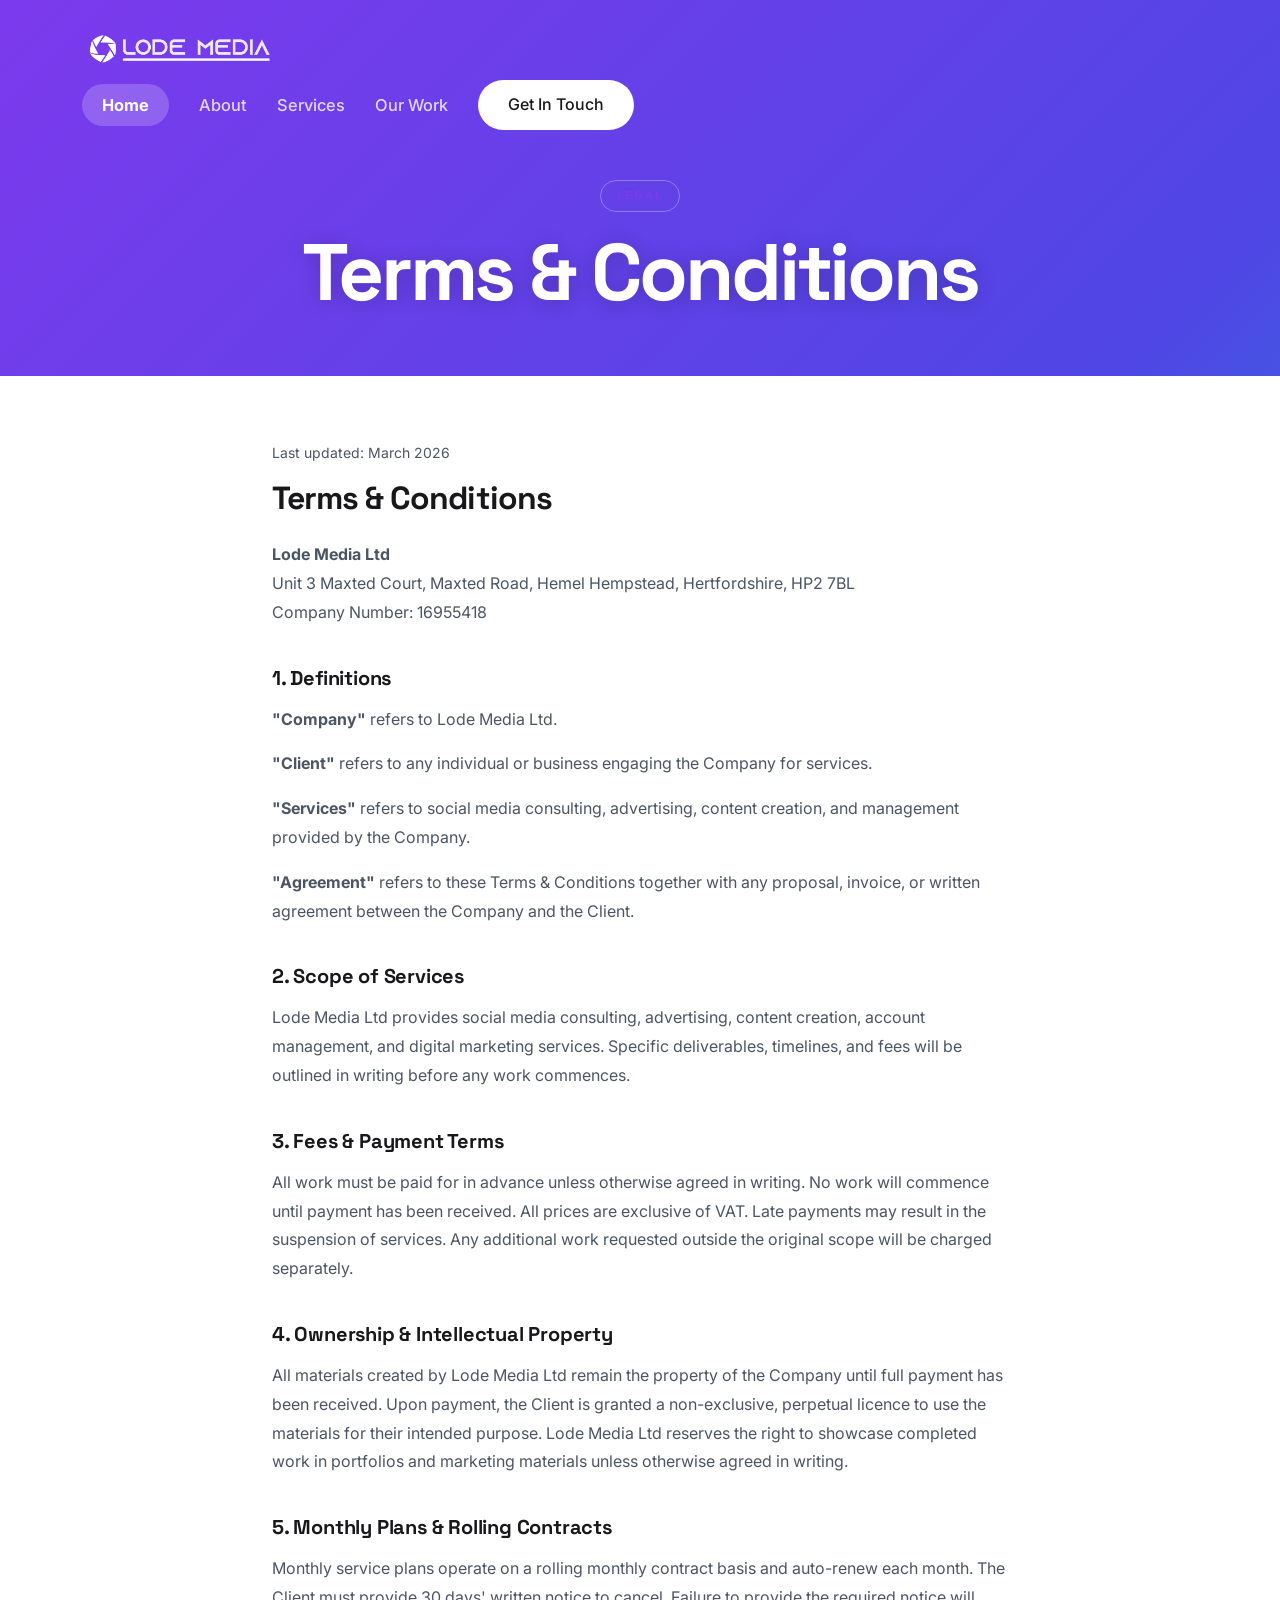
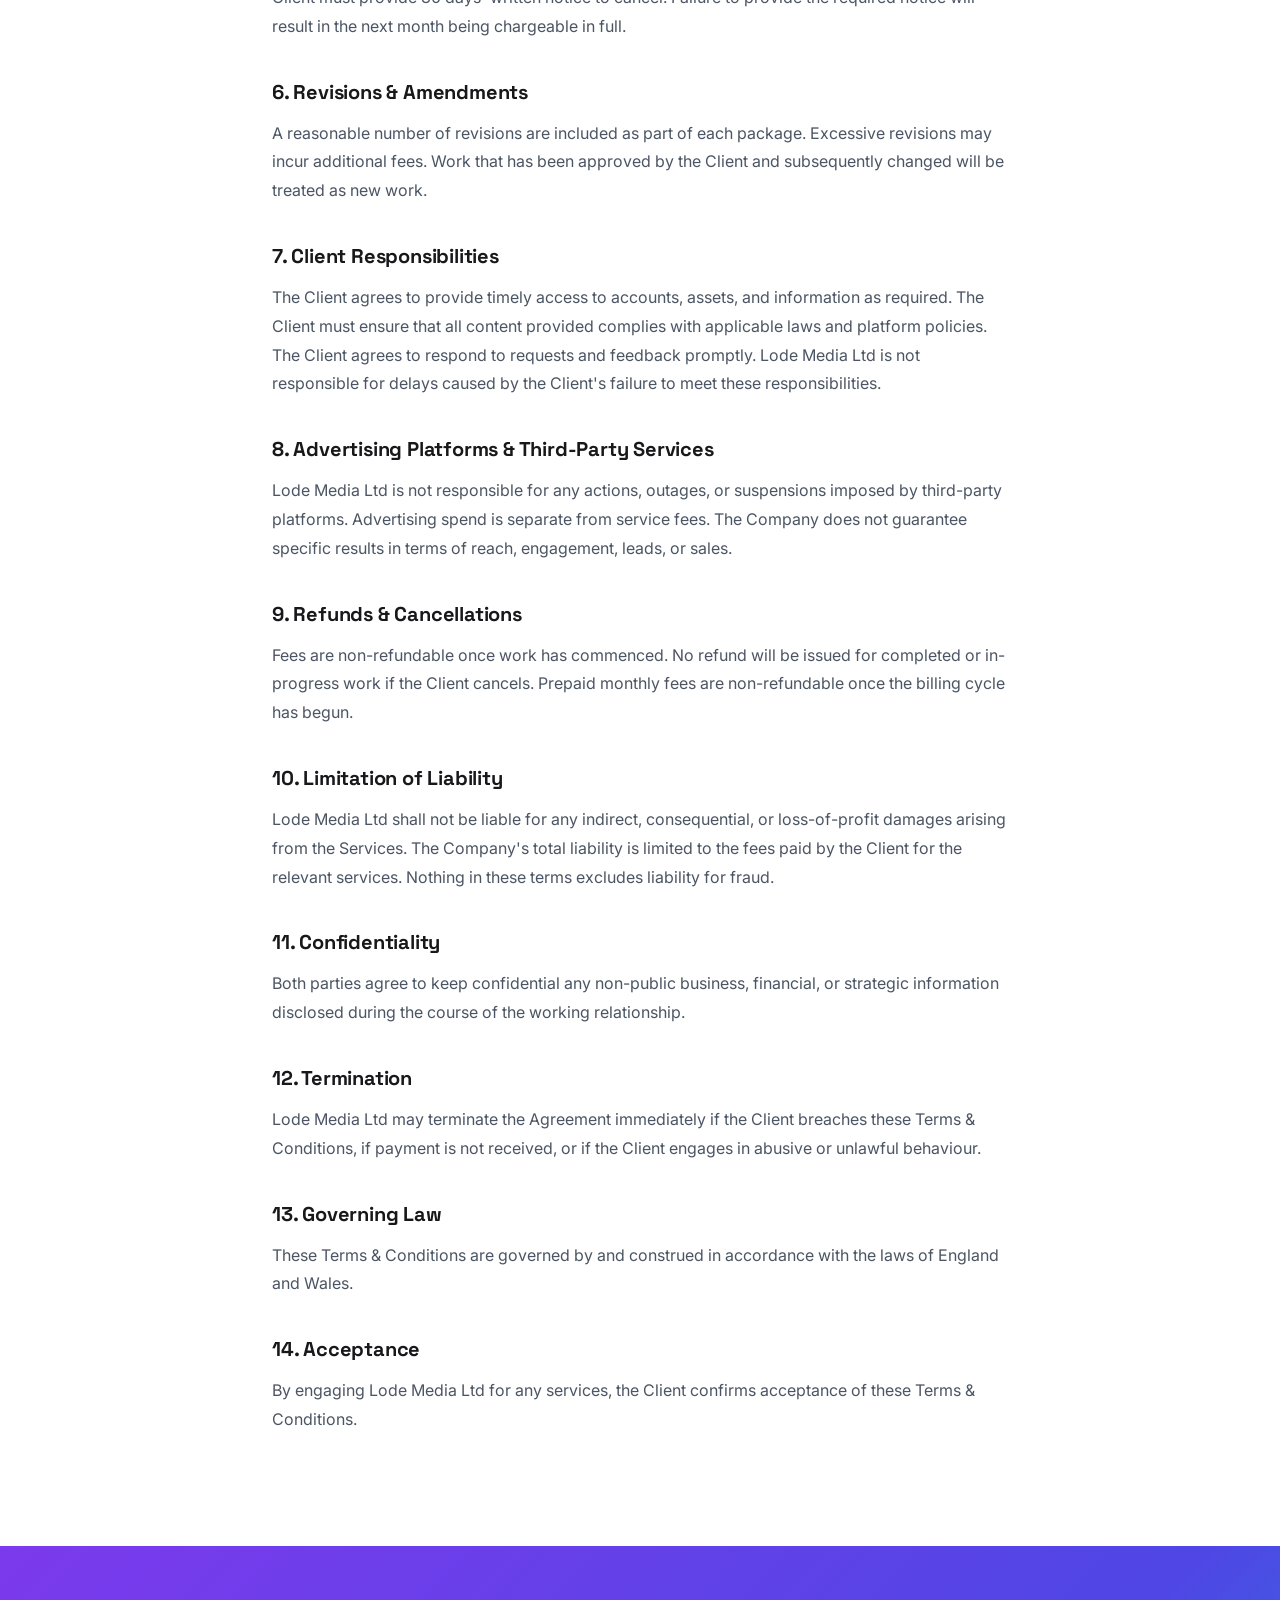
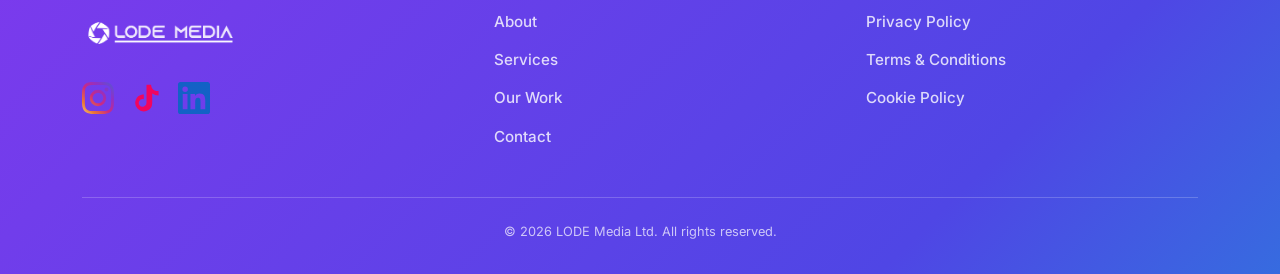
<file: terms.html>
<!DOCTYPE html>
<html lang="en">
<head>
  <meta charset="UTF-8">
  <meta name="viewport" content="width=device-width, initial-scale=1.0">
  <title>Terms & Conditions | LODE Media</title>
  <meta name="description" content="LODE Media terms and conditions of service. UK social media agency by Logan Deyong.">
  <meta name="keywords" content="LODE Media terms, terms and conditions">

  <!-- Fonts -->
  <link rel="preconnect" href="https://fonts.googleapis.com">
  <link rel="preconnect" href="https://fonts.gstatic.com" crossorigin>
  <link href="https://fonts.googleapis.com/css2?family=Inter:wght@400;500;600;700&family=Space+Grotesk:wght@500;600;700&display=swap" rel="stylesheet">

  <!-- Styles -->
  <link rel="stylesheet" href="css/style.css">

  <!-- Social meta -->
  <meta property="og:site_name" content="LODE Media">
  <meta property="og:locale" content="en_GB">
  <meta name="twitter:site" content="@logandeyonggolf">
  <meta name="twitter:creator" content="@logandeyonggolf">

  <!-- SEO -->
  <link rel="canonical" href="https://www.lodemedia.co.uk/terms.html">
  <meta property="og:image" content="https://www.lodemedia.co.uk/assets/images/favicon-512.png">
  <meta name="twitter:card" content="summary_large_image">

  <!-- Favicon -->
  <link rel="icon" type="image/png" sizes="32x32" href="assets/images/favicon-32.png">
  <link rel="icon" type="image/png" sizes="16x16" href="assets/images/favicon-16.png">
  <link rel="apple-touch-icon" sizes="180x180" href="assets/images/apple-touch-icon.png">
</head>
<body>

  <!-- ========== HEADER ========== -->
  <header class="header" id="header">
    <div class="container">
      <a href="index.html" class="logo">
        <img src="assets/images/lode-media-logo.png" alt="LODE Media">
      </a>
      <nav class="nav-links" id="navLinks">
        <a href="index.html" class="nav-home">Home</a>
        <a href="about.html">About</a>
        <a href="services.html">Services</a>
        <a href="work.html">Our Work</a>
        <a href="contact.html" class="nav-cta">Get In Touch</a>
      </nav>
      <button class="mobile-toggle" id="mobileToggle" aria-label="Toggle menu">
        <span></span>
        <span></span>
        <span></span>
      </button>
    </div>
  </header>

  <!-- ========== PAGE HERO ========== -->
  <section class="page-hero">
    <div class="container">
      <span class="section-label">LEGAL</span>
      <h1>Terms &amp; Conditions</h1>
    </div>
  </section>

  <!-- ========== TERMS CONTENT ========== -->
  <section class="policy-content">
    <div class="container">
      <p class="policy-updated">Last updated: March 2026</p>

      <h2>Terms &amp; Conditions</h2>
      <p><strong>Lode Media Ltd</strong><br>
      Unit 3 Maxted Court, Maxted Road, Hemel Hempstead, Hertfordshire, HP2 7BL<br>
      Company Number: 16955418</p>

      <h3>1. Definitions</h3>
      <p><strong>"Company"</strong> refers to Lode Media Ltd.</p>
      <p><strong>"Client"</strong> refers to any individual or business engaging the Company for services.</p>
      <p><strong>"Services"</strong> refers to social media consulting, advertising, content creation, and management provided by the Company.</p>
      <p><strong>"Agreement"</strong> refers to these Terms &amp; Conditions together with any proposal, invoice, or written agreement between the Company and the Client.</p>

      <h3>2. Scope of Services</h3>
      <p>Lode Media Ltd provides social media consulting, advertising, content creation, account management, and digital marketing services. Specific deliverables, timelines, and fees will be outlined in writing before any work commences.</p>

      <h3>3. Fees &amp; Payment Terms</h3>
      <p>All work must be paid for in advance unless otherwise agreed in writing. No work will commence until payment has been received. All prices are exclusive of VAT. Late payments may result in the suspension of services. Any additional work requested outside the original scope will be charged separately.</p>

      <h3>4. Ownership &amp; Intellectual Property</h3>
      <p>All materials created by Lode Media Ltd remain the property of the Company until full payment has been received. Upon payment, the Client is granted a non-exclusive, perpetual licence to use the materials for their intended purpose. Lode Media Ltd reserves the right to showcase completed work in portfolios and marketing materials unless otherwise agreed in writing.</p>

      <h3>5. Monthly Plans &amp; Rolling Contracts</h3>
      <p>Monthly service plans operate on a rolling monthly contract basis and auto-renew each month. The Client must provide 30 days' written notice to cancel. Failure to provide the required notice will result in the next month being chargeable in full.</p>

      <h3>6. Revisions &amp; Amendments</h3>
      <p>A reasonable number of revisions are included as part of each package. Excessive revisions may incur additional fees. Work that has been approved by the Client and subsequently changed will be treated as new work.</p>

      <h3>7. Client Responsibilities</h3>
      <p>The Client agrees to provide timely access to accounts, assets, and information as required. The Client must ensure that all content provided complies with applicable laws and platform policies. The Client agrees to respond to requests and feedback promptly. Lode Media Ltd is not responsible for delays caused by the Client's failure to meet these responsibilities.</p>

      <h3>8. Advertising Platforms &amp; Third-Party Services</h3>
      <p>Lode Media Ltd is not responsible for any actions, outages, or suspensions imposed by third-party platforms. Advertising spend is separate from service fees. The Company does not guarantee specific results in terms of reach, engagement, leads, or sales.</p>

      <h3>9. Refunds &amp; Cancellations</h3>
      <p>Fees are non-refundable once work has commenced. No refund will be issued for completed or in-progress work if the Client cancels. Prepaid monthly fees are non-refundable once the billing cycle has begun.</p>

      <h3>10. Limitation of Liability</h3>
      <p>Lode Media Ltd shall not be liable for any indirect, consequential, or loss-of-profit damages arising from the Services. The Company's total liability is limited to the fees paid by the Client for the relevant services. Nothing in these terms excludes liability for fraud.</p>

      <h3>11. Confidentiality</h3>
      <p>Both parties agree to keep confidential any non-public business, financial, or strategic information disclosed during the course of the working relationship.</p>

      <h3>12. Termination</h3>
      <p>Lode Media Ltd may terminate the Agreement immediately if the Client breaches these Terms &amp; Conditions, if payment is not received, or if the Client engages in abusive or unlawful behaviour.</p>

      <h3>13. Governing Law</h3>
      <p>These Terms &amp; Conditions are governed by and construed in accordance with the laws of England and Wales.</p>

      <h3>14. Acceptance</h3>
      <p>By engaging Lode Media Ltd for any services, the Client confirms acceptance of these Terms &amp; Conditions.</p>
    </div>
  </section>

  <!-- ========== FOOTER ========== -->
  <footer class="footer">
    <div class="container">
      <div class="footer-grid">
        <div class="footer-brand">
          <img src="assets/images/lode-media-logo.png" alt="LODE Media">
          <div class="footer-social-icons">
            <a href="https://www.instagram.com/logandeyonggolf/" target="_blank" rel="noopener" aria-label="@logandeyonggolf on Instagram" title="@logandeyonggolf">
              <svg viewBox="0 0 24 24" width="28" height="28"><defs><linearGradient id="ig-grad" x1="0%" y1="100%" x2="100%" y2="0%"><stop offset="0%" style="stop-color:#feda75"/><stop offset="20%" style="stop-color:#fa7e1e"/><stop offset="45%" style="stop-color:#d62976"/><stop offset="70%" style="stop-color:#962fbf"/><stop offset="100%" style="stop-color:#4f5bd5"/></linearGradient></defs><path fill="url(#ig-grad)" d="M12 2.163c3.204 0 3.584.012 4.85.07 3.252.148 4.771 1.691 4.919 4.919.058 1.265.069 1.645.069 4.849 0 3.205-.012 3.584-.069 4.849-.149 3.225-1.664 4.771-4.919 4.919-1.266.058-1.644.07-4.85.07-3.204 0-3.584-.012-4.849-.07-3.26-.149-4.771-1.699-4.919-4.92-.058-1.265-.07-1.644-.07-4.849 0-3.204.013-3.583.07-4.849.149-3.227 1.664-4.771 4.919-4.919 1.266-.057 1.645-.069 4.849-.069zM12 0C8.741 0 8.333.014 7.053.072 2.695.272.273 2.69.073 7.052.014 8.333 0 8.741 0 12c0 3.259.014 3.668.072 4.948.2 4.358 2.618 6.78 6.98 6.98C8.333 23.986 8.741 24 12 24c3.259 0 3.668-.014 4.948-.072 4.354-.2 6.782-2.618 6.979-6.98.059-1.28.073-1.689.073-4.948 0-3.259-.014-3.667-.072-4.947-.196-4.354-2.617-6.78-6.979-6.98C15.668.014 15.259 0 12 0zm0 5.838a6.162 6.162 0 100 12.324 6.162 6.162 0 000-12.324zM12 16a4 4 0 110-8 4 4 0 010 8zm6.406-11.845a1.44 1.44 0 100 2.881 1.44 1.44 0 000-2.881z"/></svg>
            </a>
            <a href="https://www.tiktok.com/@logandeyonggolf" target="_blank" rel="noopener" aria-label="@logandeyonggolf on TikTok" title="@logandeyonggolf">
              <svg viewBox="0 0 24 24" width="28" height="28"><path fill="#FF004F" d="M19.59 6.69a4.83 4.83 0 0 1-3.77-4.25V2h-3.45v13.67a2.89 2.89 0 0 1-5.2 1.74 2.89 2.89 0 0 1 2.31-4.64 2.93 2.93 0 0 1 .88.13V9.4a6.84 6.84 0 0 0-1-.05A6.33 6.33 0 0 0 5.8 20.1a6.34 6.34 0 0 0 10.86-4.43v-7a8.16 8.16 0 0 0 4.77 1.52v-3.4a4.85 4.85 0 0 1-1.84-.1z"/></svg>
            </a>
            <a href="https://www.linkedin.com/in/logan-deyong-38a0991ba/" target="_blank" rel="noopener" aria-label="Logan Deyong on LinkedIn" title="Logan Deyong">
              <svg viewBox="0 0 24 24" width="28" height="28"><path fill="#0A66C2" d="M20.447 20.452h-3.554v-5.569c0-1.328-.027-3.037-1.852-3.037-1.853 0-2.136 1.445-2.136 2.939v5.667H9.351V9h3.414v1.561h.046c.477-.9 1.637-1.85 3.37-1.85 3.601 0 4.267 2.37 4.267 5.455v6.286zM5.337 7.433a2.062 2.062 0 01-2.063-2.065 2.064 2.064 0 112.063 2.065zm1.782 13.019H3.555V9h3.564v11.452zM22.225 0H1.771C.792 0 0 .774 0 1.729v20.542C0 23.227.792 24 1.771 24h20.451C23.2 24 24 23.227 24 22.271V1.729C24 .774 23.2 0 22.222 0h.003z"/></svg>
            </a>
          </div>
        </div>
        <div class="footer-nav">
          <div class="footer-nav-col">
            <a href="about.html">About</a>
            <a href="services.html">Services</a>
            <a href="work.html">Our Work</a>
            <a href="contact.html">Contact</a>
          </div>
          <div class="footer-nav-col">
            <a href="privacy.html">Privacy Policy</a>
            <a href="terms.html">Terms & Conditions</a>
            <a href="cookies.html">Cookie Policy</a>
          </div>
        </div>
      </div>
      <div class="footer-bottom">
        <p>&copy; 2026 LODE Media Ltd. All rights reserved.</p>
      </div>
    </div>
  </footer>

  <!-- Scripts -->
  <script src="js/main.js"></script>
</body>
</html>
</file>
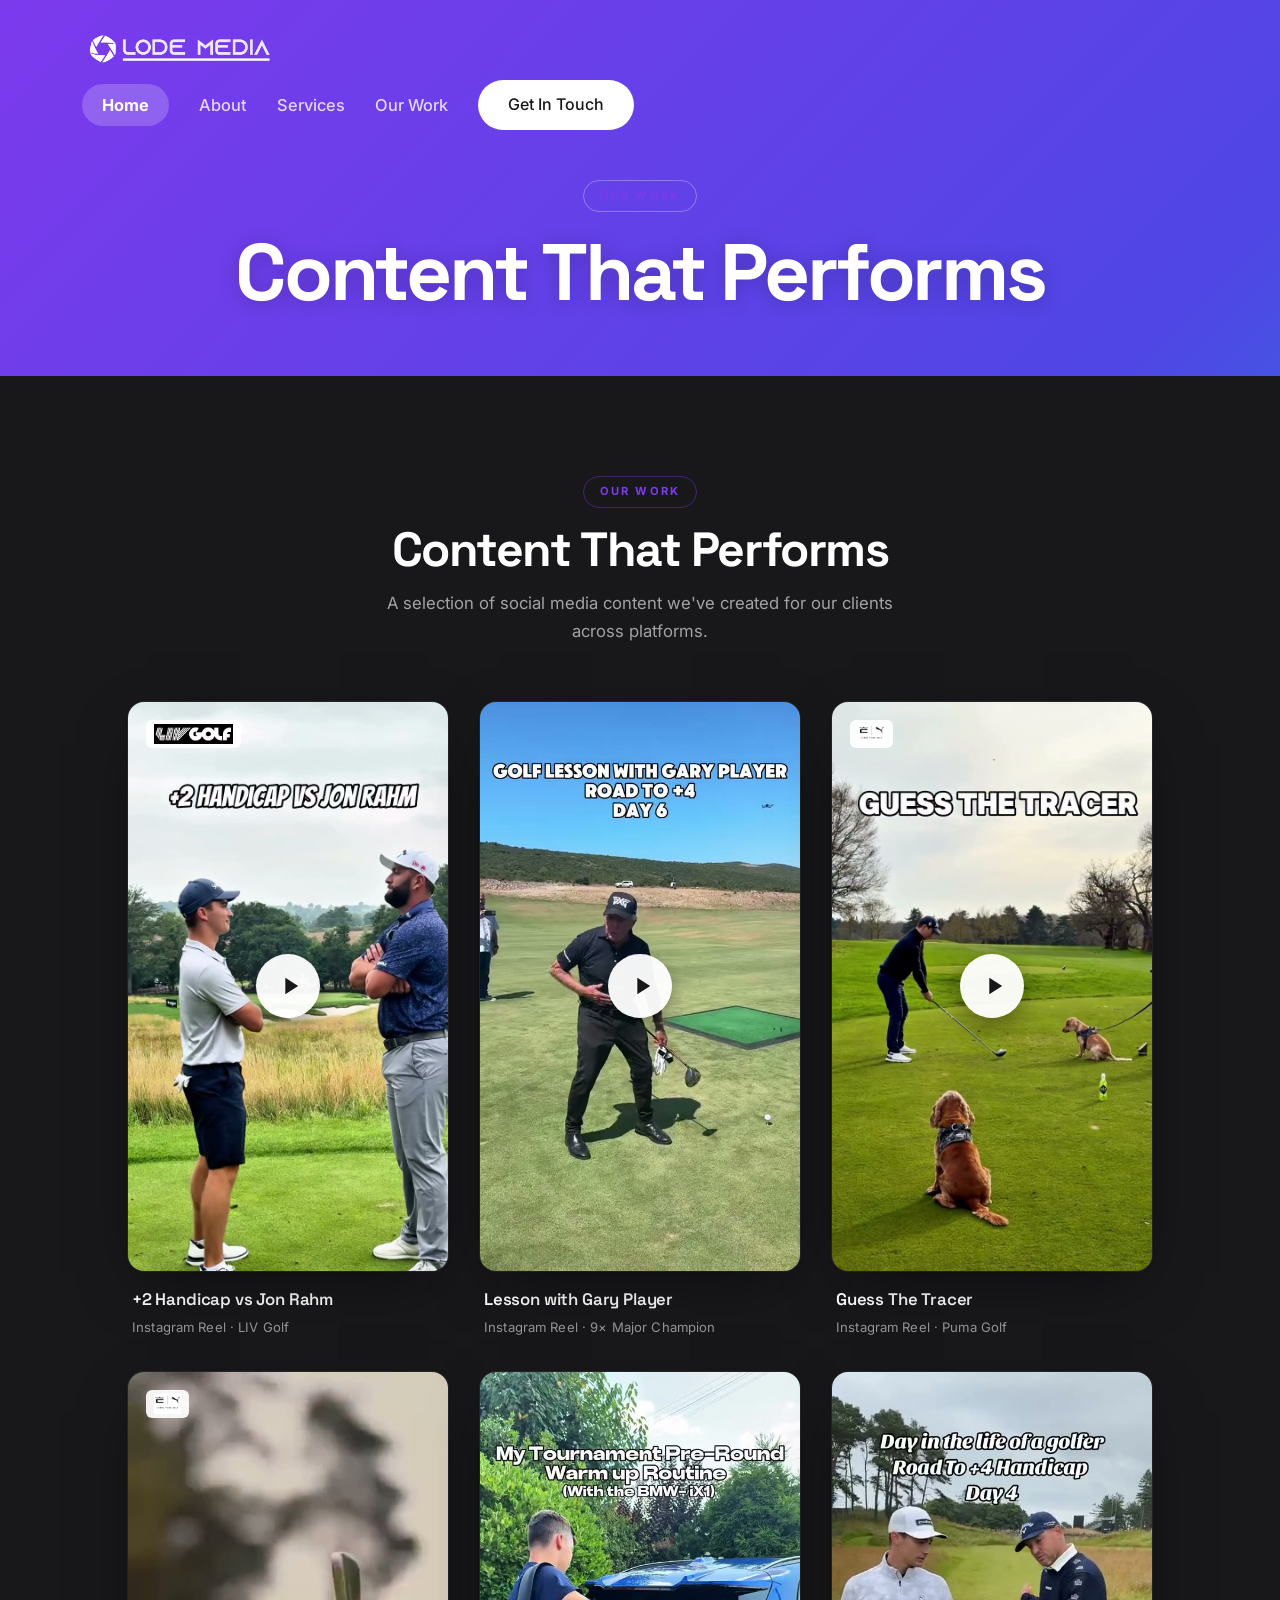
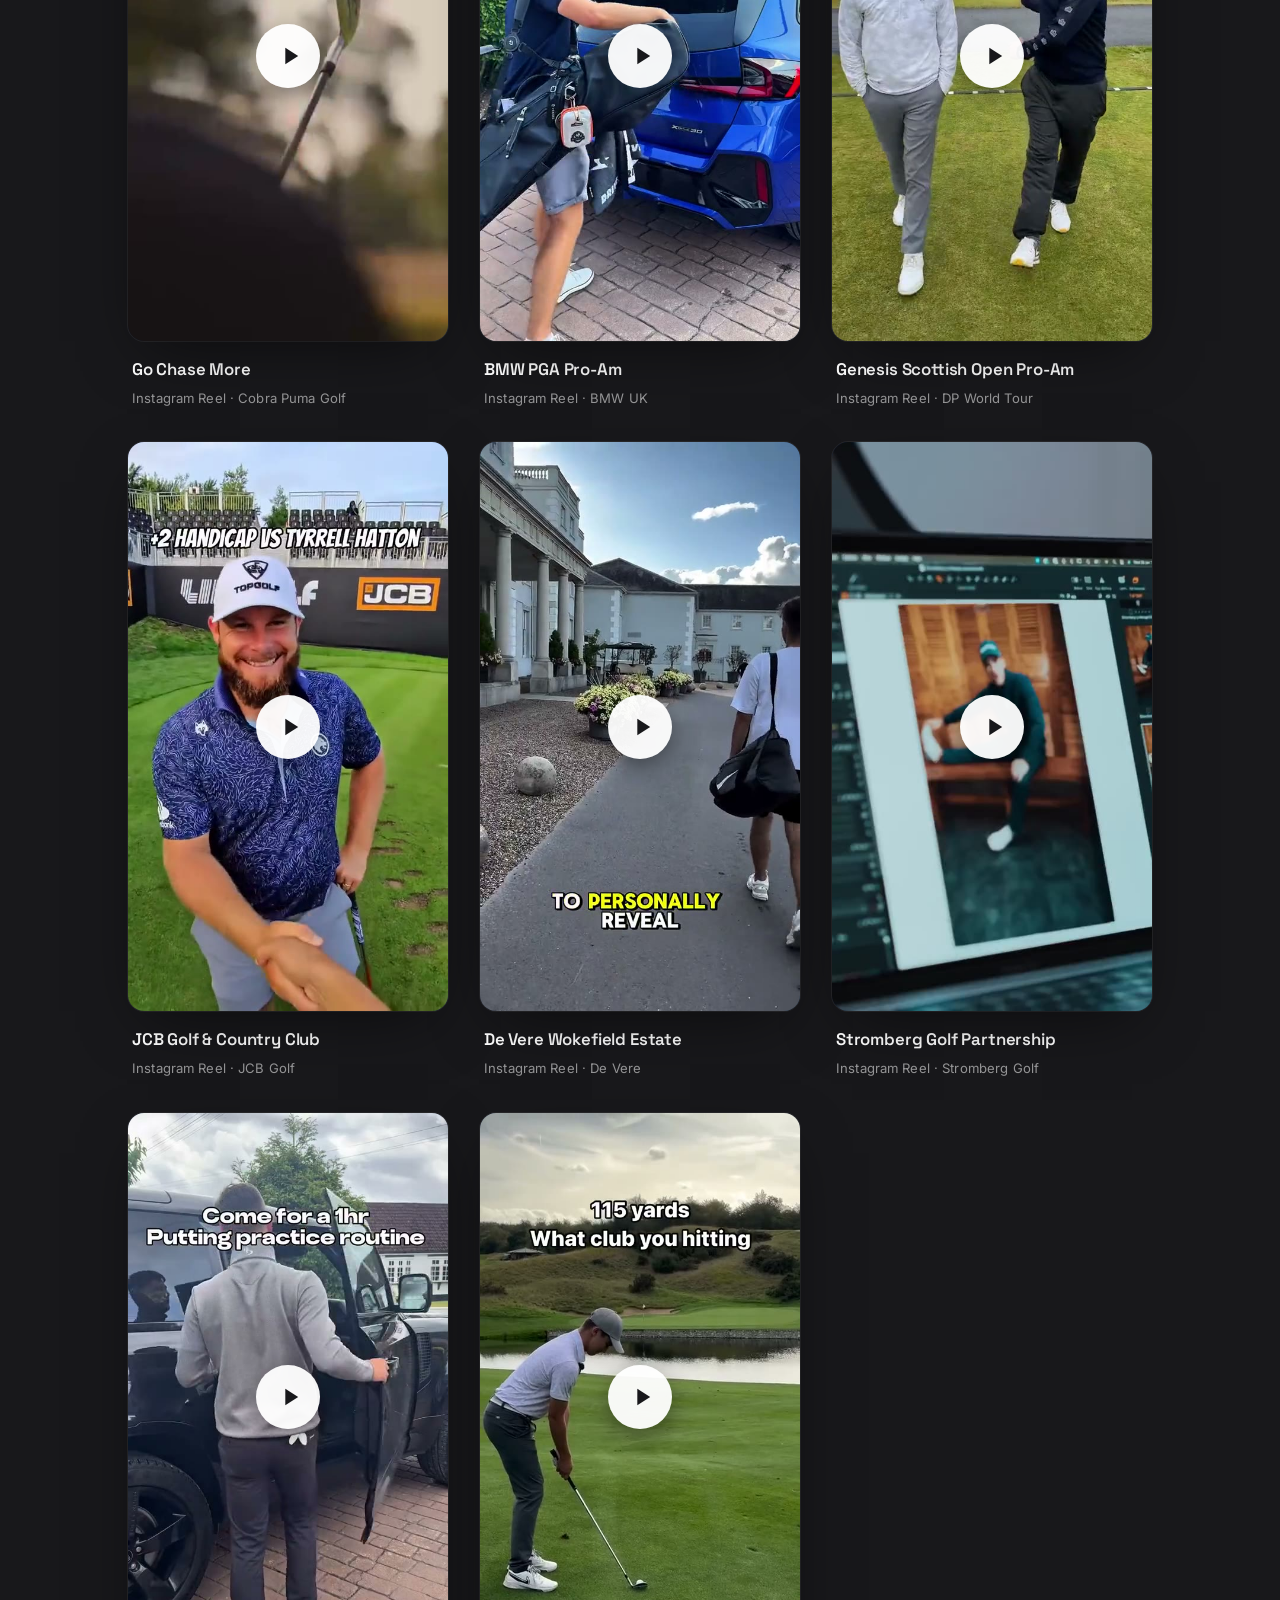
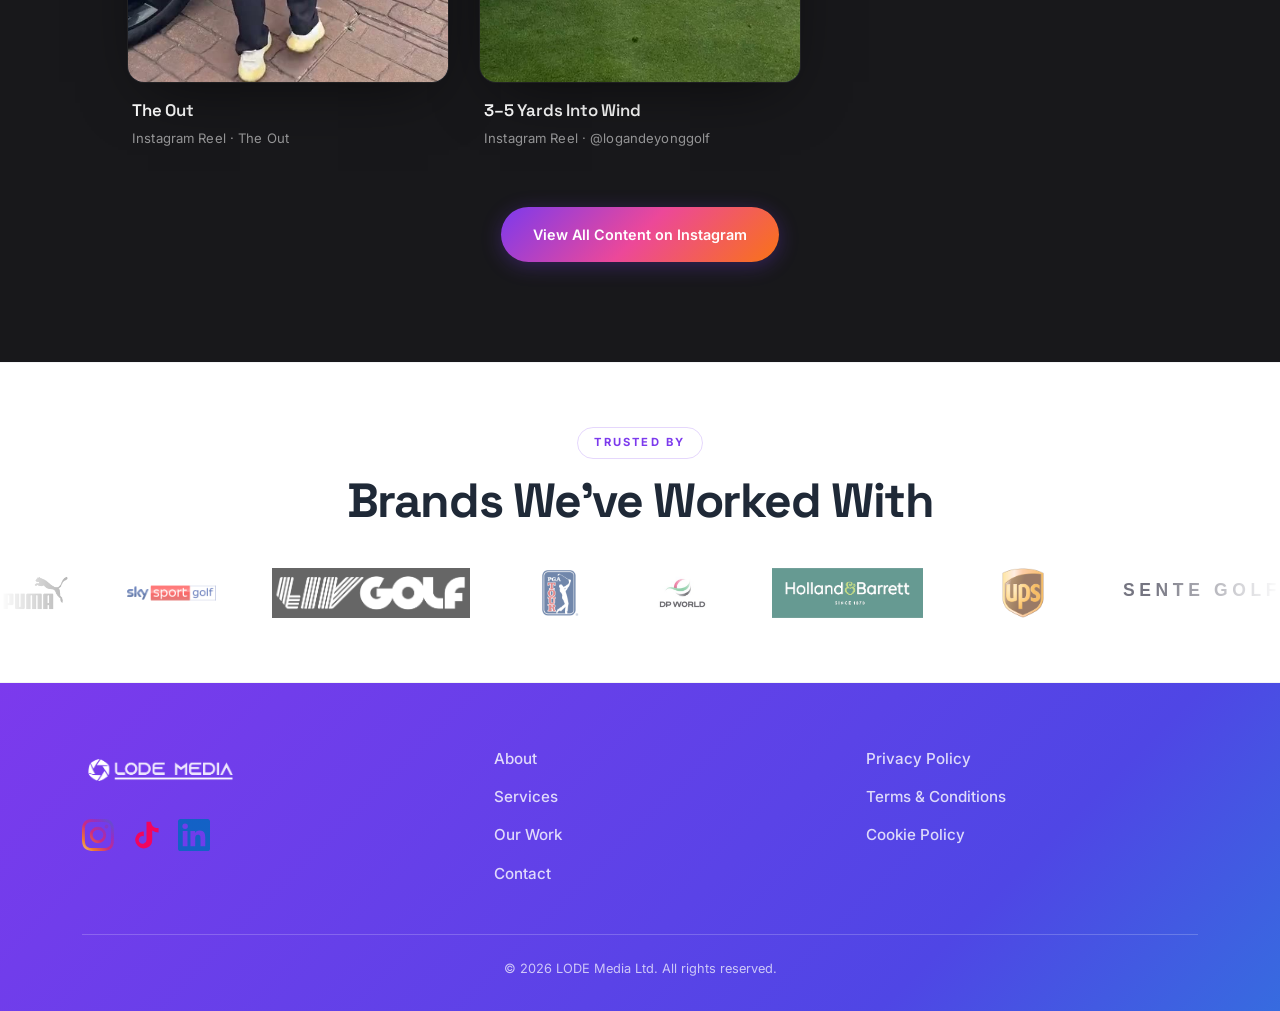
<file: work.html>
<!DOCTYPE html>
<html lang="en">
<head>
  <meta charset="UTF-8">
  <meta name="viewport" content="width=device-width, initial-scale=1.0">
  <title>Our Work | LODE Media — Golf Reels & Brand Campaigns</title>
  <meta name="description" content="Featured golf content and social media campaigns from LODE Media: LIV Golf (Jon Rahm), Cobra Puma Golf (Go Chase More), BMW PGA Pro-Am, Genesis Scottish Open, JCB Golf, De Vere Wokefield, Stromberg Golf and Gary Player. UK golf agency by Logan Deyong.">
  <meta name="keywords" content="golf content examples, LIV Golf social media, Cobra Puma Golf campaign, BMW PGA Pro-Am, Genesis Scottish Open, Logan Deyong reels, golf Instagram campaigns, UK golf agency portfolio">

  <!-- Fonts -->
  <link rel="preconnect" href="https://fonts.googleapis.com">
  <link rel="preconnect" href="https://fonts.gstatic.com" crossorigin>
  <link href="https://fonts.googleapis.com/css2?family=Inter:wght@400;500;600;700&family=Space+Grotesk:wght@500;600;700&display=swap" rel="stylesheet">

  <!-- Styles -->
  <link rel="stylesheet" href="css/style.css">

  <!-- Social meta -->
  <meta property="og:site_name" content="LODE Media">
  <meta property="og:locale" content="en_GB">
  <meta name="twitter:site" content="@logandeyonggolf">
  <meta name="twitter:creator" content="@logandeyonggolf">

  <!-- SEO -->
  <link rel="canonical" href="https://www.lodemedia.co.uk/work.html">
  <meta property="og:image" content="https://www.lodemedia.co.uk/assets/images/favicon-512.png">
  <meta name="twitter:card" content="summary_large_image">

  <!-- Favicon -->
  <link rel="icon" type="image/png" sizes="32x32" href="assets/images/favicon-32.png">
  <link rel="icon" type="image/png" sizes="16x16" href="assets/images/favicon-16.png">
  <link rel="apple-touch-icon" sizes="180x180" href="assets/images/apple-touch-icon.png">
  <!-- Work page schema: Breadcrumb + WebPage -->
  <script type="application/ld+json">
  {
    "@context": "https://schema.org",
    "@graph": [
      {
        "@type": "BreadcrumbList",
        "itemListElement": [
          { "@type": "ListItem", "position": 1, "name": "Home", "item": "https://www.lodemedia.co.uk/" },
          { "@type": "ListItem", "position": 2, "name": "Our Work", "item": "https://www.lodemedia.co.uk/work.html" }
        ]
      },
      {
        "@type": "CollectionPage",
        "@id": "https://www.lodemedia.co.uk/work.html#collection",
        "name": "LODE Media — Featured Work",
        "description": "Featured golf content and social media campaigns produced by LODE Media for LIV Golf, Cobra Puma Golf, BMW UK, PGA Tour, DP World Tour, JCB Golf and more.",
        "isPartOf": { "@id": "https://www.lodemedia.co.uk/#website" },
        "about": { "@id": "https://www.lodemedia.co.uk/#organization" }
      }
    ]
  }
  </script>
</head>
<body>

  <!-- ========== HEADER ========== -->
  <header class="header" id="header">
    <div class="container">
      <a href="index.html" class="logo">
        <img src="assets/images/lode-media-logo.png" alt="LODE Media">
      </a>
      <nav class="nav-links" id="navLinks">
        <a href="index.html" class="nav-home">Home</a>
        <a href="about.html">About</a>
        <a href="services.html">Services</a>
        <a href="work.html" class="active">Our Work</a>
        <a href="contact.html" class="nav-cta">Get In Touch</a>
      </nav>
      <button class="mobile-toggle" id="mobileToggle" aria-label="Toggle menu">
        <span></span>
        <span></span>
        <span></span>
      </button>
    </div>
  </header>

  <!-- ========== PAGE HERO ========== -->
  <section class="page-hero">
    <div class="container">
      <span class="section-label">OUR WORK</span>
      <h1>Content That Performs</h1>
    </div>
  </section>

  <!-- ========== OUR WORK ========== -->
  <section class="work" id="work">
    <div class="container">
      <div class="work-header">
        <span class="section-label">Our Work</span>
        <h2>Content That Performs</h2>
        <p class="section-subtitle">A selection of social media content we've created for our clients across platforms.</p>
      </div>
      <!-- Featured Reels -->
      <div class="work-grid">
        <a href="https://www.instagram.com/p/DM-zorhtH-h/" target="_blank" rel="noopener" class="work-card" data-brand="liv">
          <div class="work-card-media">
            <video class="work-card-video" muted loop playsinline preload="metadata"
                   poster="assets/images/work/jon-rahm.jpg"
                   src="assets/video/work/jon-rahm.mp4"></video>
            <img src="assets/images/brands/liv-golf.jpg" alt="LIV Golf" class="work-card-brand">
            <div class="work-card-play" aria-hidden="true">
              <svg viewBox="0 0 24 24" fill="currentColor"><path d="M8 5v14l11-7z"/></svg>
            </div>
          </div>
          <div class="work-card-meta">
            <h3>+2 Handicap vs Jon Rahm</h3>
            <span class="work-card-platform">Instagram Reel · LIV Golf</span>
          </div>
        </a>

        <a href="https://www.instagram.com/reel/C-A5PqLNT2-/" target="_blank" rel="noopener" class="work-card">
          <div class="work-card-media">
            <video class="work-card-video" muted loop playsinline preload="metadata"
                   poster="assets/images/work/gary-player.jpg"
                   src="assets/video/work/gary-player.mp4"></video>
            <div class="work-card-play" aria-hidden="true">
              <svg viewBox="0 0 24 24" fill="currentColor"><path d="M8 5v14l11-7z"/></svg>
            </div>
          </div>
          <div class="work-card-meta">
            <h3>Lesson with Gary Player</h3>
            <span class="work-card-platform">Instagram Reel · 9× Major Champion</span>
          </div>
        </a>

        <a href="https://www.instagram.com/reel/DV6iRxTDR4s/" target="_blank" rel="noopener" class="work-card" data-brand="puma">
          <div class="work-card-media">
            <video class="work-card-video" muted loop playsinline preload="metadata"
                   poster="assets/images/work/guess-the-tracer.jpg"
                   src="assets/video/work/guess-the-tracer.mp4"></video>
            <img src="assets/images/brands/cobra-puma-golf.png" alt="Cobra Puma Golf" class="work-card-brand">
            <div class="work-card-play" aria-hidden="true">
              <svg viewBox="0 0 24 24" fill="currentColor"><path d="M8 5v14l11-7z"/></svg>
            </div>
          </div>
          <div class="work-card-meta">
            <h3>Guess The Tracer</h3>
            <span class="work-card-platform">Instagram Reel · Puma Golf</span>
          </div>
        </a>

        <a href="https://www.instagram.com/reel/DBjJMFpNbC6/" target="_blank" rel="noopener" class="work-card" data-brand="puma">
          <div class="work-card-media">
            <video class="work-card-video" muted loop playsinline preload="metadata"
                   poster="assets/images/work/go-chase-more.jpg"
                   src="assets/video/work/go-chase-more.mp4"></video>
            <img src="assets/images/brands/cobra-puma-golf.png" alt="Cobra Puma Golf" class="work-card-brand">
            <div class="work-card-play" aria-hidden="true">
              <svg viewBox="0 0 24 24" fill="currentColor"><path d="M8 5v14l11-7z"/></svg>
            </div>
          </div>
          <div class="work-card-meta">
            <h3>Go Chase More</h3>
            <span class="work-card-platform">Instagram Reel · Cobra Puma Golf</span>
          </div>
        </a>

        <a href="https://www.instagram.com/reel/DOY3N7ujSVd/" target="_blank" rel="noopener" class="work-card">
          <div class="work-card-media">
            <video class="work-card-video" muted loop playsinline preload="metadata"
                   poster="assets/images/work/bmw-pga.jpg"
                   src="assets/video/work/bmw-pga.mp4"></video>
            <div class="work-card-play" aria-hidden="true">
              <svg viewBox="0 0 24 24" fill="currentColor"><path d="M8 5v14l11-7z"/></svg>
            </div>
          </div>
          <div class="work-card-meta">
            <h3>BMW PGA Pro-Am</h3>
            <span class="work-card-platform">Instagram Reel · BMW UK</span>
          </div>
        </a>

        <a href="https://www.instagram.com/reel/C9SoHwbtm_G/" target="_blank" rel="noopener" class="work-card">
          <div class="work-card-media">
            <video class="work-card-video" muted loop playsinline preload="metadata"
                   poster="assets/images/work/scottish-open.jpg"
                   src="assets/video/work/scottish-open.mp4"></video>
            <div class="work-card-play" aria-hidden="true">
              <svg viewBox="0 0 24 24" fill="currentColor"><path d="M8 5v14l11-7z"/></svg>
            </div>
          </div>
          <div class="work-card-meta">
            <h3>Genesis Scottish Open Pro-Am</h3>
            <span class="work-card-platform">Instagram Reel · DP World Tour</span>
          </div>
        </a>

        <a href="https://www.instagram.com/reel/DMidEfcts04/" target="_blank" rel="noopener" class="work-card">
          <div class="work-card-media">
            <video class="work-card-video" muted loop playsinline preload="metadata"
                   poster="assets/images/work/jcb-golf.jpg"
                   src="assets/video/work/jcb-golf.mp4"></video>
            <div class="work-card-play" aria-hidden="true">
              <svg viewBox="0 0 24 24" fill="currentColor"><path d="M8 5v14l11-7z"/></svg>
            </div>
          </div>
          <div class="work-card-meta">
            <h3>JCB Golf &amp; Country Club</h3>
            <span class="work-card-platform">Instagram Reel · JCB Golf</span>
          </div>
        </a>

        <a href="https://www.instagram.com/reel/DVRb_utDfbV/" target="_blank" rel="noopener" class="work-card">
          <div class="work-card-media">
            <video class="work-card-video" muted loop playsinline preload="metadata"
                   poster="assets/images/work/de-vere-wokefield.jpg"
                   src="assets/video/work/de-vere-wokefield.mp4"></video>
            <div class="work-card-play" aria-hidden="true">
              <svg viewBox="0 0 24 24" fill="currentColor"><path d="M8 5v14l11-7z"/></svg>
            </div>
          </div>
          <div class="work-card-meta">
            <h3>De Vere Wokefield Estate</h3>
            <span class="work-card-platform">Instagram Reel · De Vere</span>
          </div>
        </a>

        <a href="https://www.instagram.com/reel/DGySdWGtkiF/" target="_blank" rel="noopener" class="work-card">
          <div class="work-card-media">
            <video class="work-card-video" muted loop playsinline preload="metadata"
                   poster="assets/images/work/stromberg.jpg"
                   src="assets/video/work/stromberg.mp4"></video>
            <div class="work-card-play" aria-hidden="true">
              <svg viewBox="0 0 24 24" fill="currentColor"><path d="M8 5v14l11-7z"/></svg>
            </div>
          </div>
          <div class="work-card-meta">
            <h3>Stromberg Golf Partnership</h3>
            <span class="work-card-platform">Instagram Reel · Stromberg Golf</span>
          </div>
        </a>

        <a href="https://www.instagram.com/reel/DLfVyo4tynF/" target="_blank" rel="noopener" class="work-card">
          <div class="work-card-media">
            <video class="work-card-video" muted loop playsinline preload="metadata"
                   poster="assets/images/work/the-out.jpg"
                   src="assets/video/work/the-out.mp4"></video>
            <div class="work-card-play" aria-hidden="true">
              <svg viewBox="0 0 24 24" fill="currentColor"><path d="M8 5v14l11-7z"/></svg>
            </div>
          </div>
          <div class="work-card-meta">
            <h3>The Out</h3>
            <span class="work-card-platform">Instagram Reel · The Out</span>
          </div>
        </a>

        <a href="https://www.instagram.com/reel/C3noyKGNVMd/" target="_blank" rel="noopener" class="work-card">
          <div class="work-card-media">
            <video class="work-card-video" muted loop playsinline preload="metadata"
                   poster="assets/images/work/into-wind.jpg"
                   src="assets/video/work/into-wind.mp4"></video>
            <div class="work-card-play" aria-hidden="true">
              <svg viewBox="0 0 24 24" fill="currentColor"><path d="M8 5v14l11-7z"/></svg>
            </div>
          </div>
          <div class="work-card-meta">
            <h3>3–5 Yards Into Wind</h3>
            <span class="work-card-platform">Instagram Reel · @logandeyonggolf</span>
          </div>
        </a>
      </div>

      <div class="work-cta" style="margin-top: 56px;">
        <a href="https://www.instagram.com/logandeyonggolf/" target="_blank" rel="noopener" class="btn btn-primary btn-arrow">View All Content on Instagram</a>
      </div>
    </div>
  </section>

  <!-- ========== CLIENTS ========== -->
  <section class="clients" id="clients">
    <div class="container">
      <div class="clients-header">
        <span class="section-label">Trusted By</span>
        <h2>Brands We've Worked With</h2>
      </div>
    </div>
    <div class="clients-scroll">
      <div class="clients-track">

        <a class="client-logo" href="https://uk.puma.com" target="_blank" rel="noopener">
          <img src="assets/images/brands/puma.png" alt="PUMA" height="45">
        </a>

        <a class="client-logo" href="https://www.sky.com" target="_blank" rel="noopener">
          <img src="assets/images/brands/sky-sport-golf.png" alt="Sky Sport Golf" height="50">
        </a>

        <a class="client-logo" href="https://www.livgolf.com" target="_blank" rel="noopener">
          <img src="assets/images/brands/liv-golf.jpg" alt="LIV Golf" height="32">
        </a>

        <a class="client-logo" href="https://www.pgatour.com" target="_blank" rel="noopener">
          <img src="assets/images/brands/pga-tour-logo.png" alt="PGA Tour" height="50">
        </a>

        <a class="client-logo" href="https://www.dpworldtour.com" target="_blank" rel="noopener">
          <img src="assets/images/brands/dp-world.jpeg" alt="DP World" height="45">
        </a>

        <a class="client-logo" href="https://www.hollandandbarrett.com" target="_blank" rel="noopener">
          <img src="assets/images/brands/holland-barrett-logo.png" alt="Holland & Barrett" height="36">
        </a>

        <a class="client-logo" href="https://www.ups.com" target="_blank" rel="noopener">
          <img src="assets/images/brands/ups.png" alt="UPS" height="45">
        </a>

        <a class="client-logo" href="https://www.sentegolf.com" target="_blank" rel="noopener">
          <svg viewBox="0 0 175 26" height="24"><text x="0" y="21" font-family="'Montserrat','Helvetica Neue',sans-serif" font-weight="600" font-size="19" fill="#1A1A2E" letter-spacing="5">SENTE GOLF</text></svg>
        </a>

        <!-- Duplicate for seamless loop -->
        <a class="client-logo" href="https://uk.puma.com" target="_blank" rel="noopener">
          <img src="assets/images/brands/puma.png" alt="PUMA" height="45">
        </a>

        <a class="client-logo" href="https://www.sky.com" target="_blank" rel="noopener">
          <img src="assets/images/brands/sky-sport-golf.png" alt="Sky Sport Golf" height="50">
        </a>

        <a class="client-logo" href="https://www.livgolf.com" target="_blank" rel="noopener">
          <img src="assets/images/brands/liv-golf.jpg" alt="LIV Golf" height="32">
        </a>

        <a class="client-logo" href="https://www.pgatour.com" target="_blank" rel="noopener">
          <img src="assets/images/brands/pga-tour-logo.png" alt="PGA Tour" height="50">
        </a>

        <a class="client-logo" href="https://www.dpworldtour.com" target="_blank" rel="noopener">
          <img src="assets/images/brands/dp-world.jpeg" alt="DP World" height="45">
        </a>

        <a class="client-logo" href="https://www.hollandandbarrett.com" target="_blank" rel="noopener">
          <img src="assets/images/brands/holland-barrett-logo.png" alt="Holland & Barrett" height="36">
        </a>

        <a class="client-logo" href="https://www.ups.com" target="_blank" rel="noopener">
          <img src="assets/images/brands/ups.png" alt="UPS" height="45">
        </a>

        <a class="client-logo" href="https://www.sentegolf.com" target="_blank" rel="noopener">
          <svg viewBox="0 0 175 26" height="24"><text x="0" y="21" font-family="'Montserrat','Helvetica Neue',sans-serif" font-weight="600" font-size="19" fill="#1A1A2E" letter-spacing="5">SENTE GOLF</text></svg>
        </a>

      </div>
    </div>
  </section>

  <!-- ========== FOOTER ========== -->
  <footer class="footer">
    <div class="container">
      <div class="footer-grid">
        <div class="footer-brand">
          <img src="assets/images/lode-media-logo.png" alt="LODE Media">
          <div class="footer-social-icons">
            <a href="https://www.instagram.com/logandeyonggolf/" target="_blank" rel="noopener" aria-label="@logandeyonggolf on Instagram" title="@logandeyonggolf">
              <svg viewBox="0 0 24 24" width="28" height="28"><defs><linearGradient id="ig-grad" x1="0%" y1="100%" x2="100%" y2="0%"><stop offset="0%" style="stop-color:#feda75"/><stop offset="20%" style="stop-color:#fa7e1e"/><stop offset="45%" style="stop-color:#d62976"/><stop offset="70%" style="stop-color:#962fbf"/><stop offset="100%" style="stop-color:#4f5bd5"/></linearGradient></defs><path fill="url(#ig-grad)" d="M12 2.163c3.204 0 3.584.012 4.85.07 3.252.148 4.771 1.691 4.919 4.919.058 1.265.069 1.645.069 4.849 0 3.205-.012 3.584-.069 4.849-.149 3.225-1.664 4.771-4.919 4.919-1.266.058-1.644.07-4.85.07-3.204 0-3.584-.012-4.849-.07-3.26-.149-4.771-1.699-4.919-4.92-.058-1.265-.07-1.644-.07-4.849 0-3.204.013-3.583.07-4.849.149-3.227 1.664-4.771 4.919-4.919 1.266-.057 1.645-.069 4.849-.069zM12 0C8.741 0 8.333.014 7.053.072 2.695.272.273 2.69.073 7.052.014 8.333 0 8.741 0 12c0 3.259.014 3.668.072 4.948.2 4.358 2.618 6.78 6.98 6.98C8.333 23.986 8.741 24 12 24c3.259 0 3.668-.014 4.948-.072 4.354-.2 6.782-2.618 6.979-6.98.059-1.28.073-1.689.073-4.948 0-3.259-.014-3.667-.072-4.947-.196-4.354-2.617-6.78-6.979-6.98C15.668.014 15.259 0 12 0zm0 5.838a6.162 6.162 0 100 12.324 6.162 6.162 0 000-12.324zM12 16a4 4 0 110-8 4 4 0 010 8zm6.406-11.845a1.44 1.44 0 100 2.881 1.44 1.44 0 000-2.881z"/></svg>
            </a>
            <a href="https://www.tiktok.com/@logandeyonggolf" target="_blank" rel="noopener" aria-label="@logandeyonggolf on TikTok" title="@logandeyonggolf">
              <svg viewBox="0 0 24 24" width="28" height="28"><path fill="#FF004F" d="M19.59 6.69a4.83 4.83 0 0 1-3.77-4.25V2h-3.45v13.67a2.89 2.89 0 0 1-5.2 1.74 2.89 2.89 0 0 1 2.31-4.64 2.93 2.93 0 0 1 .88.13V9.4a6.84 6.84 0 0 0-1-.05A6.33 6.33 0 0 0 5.8 20.1a6.34 6.34 0 0 0 10.86-4.43v-7a8.16 8.16 0 0 0 4.77 1.52v-3.4a4.85 4.85 0 0 1-1.84-.1z"/></svg>
            </a>
            <a href="https://www.linkedin.com/in/logan-deyong-38a0991ba/" target="_blank" rel="noopener" aria-label="Logan Deyong on LinkedIn" title="Logan Deyong">
              <svg viewBox="0 0 24 24" width="28" height="28"><path fill="#0A66C2" d="M20.447 20.452h-3.554v-5.569c0-1.328-.027-3.037-1.852-3.037-1.853 0-2.136 1.445-2.136 2.939v5.667H9.351V9h3.414v1.561h.046c.477-.9 1.637-1.85 3.37-1.85 3.601 0 4.267 2.37 4.267 5.455v6.286zM5.337 7.433a2.062 2.062 0 01-2.063-2.065 2.064 2.064 0 112.063 2.065zm1.782 13.019H3.555V9h3.564v11.452zM22.225 0H1.771C.792 0 0 .774 0 1.729v20.542C0 23.227.792 24 1.771 24h20.451C23.2 24 24 23.227 24 22.271V1.729C24 .774 23.2 0 22.222 0h.003z"/></svg>
            </a>
          </div>
        </div>
        <div class="footer-nav">
          <div class="footer-nav-col">
            <a href="about.html">About</a>
            <a href="services.html">Services</a>
            <a href="work.html">Our Work</a>
            <a href="contact.html">Contact</a>
          </div>
          <div class="footer-nav-col">
            <a href="privacy.html">Privacy Policy</a>
            <a href="terms.html">Terms & Conditions</a>
            <a href="cookies.html">Cookie Policy</a>
          </div>
        </div>
      </div>
      <div class="footer-bottom">
        <p>&copy; 2026 LODE Media Ltd. All rights reserved.</p>
      </div>
    </div>
  </footer>

  <!-- Scripts -->
  <script src="js/main.js"></script>
</body>
</html>
</file>
<file: css/style.css>
/* ============================================
   LODE MEDIA - Website Styles v3
   Young, bold, creator energy
   ============================================ */

*, *::before, *::after { box-sizing: border-box; margin: 0; padding: 0; }

:root {
  --purple: #7C3AED;
  --purple-light: #A78BFA;
  --pink: #EC4899;
  --orange: #F97316;
  --yellow: #FBBF24;
  --cyan: #06B6D4;
  --green: #10B981;
  --dark: #18181B;
  --white: #FFFFFF;
  --off-white: #FAFAFA;
  --gray-50: #F9FAFB;
  --gray-100: #F3F4F6;
  --gray-200: #E5E7EB;
  --gray-300: #D1D5DB;
  --gray-400: #9CA3AF;
  --gray-500: #6B7280;
  --gray-600: #4B5563;
  --gray-700: #374151;
  --gray-800: #1F2937;
  --gradient-1: linear-gradient(135deg, #7C3AED, #EC4899, #F97316);
  --gradient-2: linear-gradient(135deg, #06B6D4, #7C3AED);
  --font-main: 'Inter', -apple-system, BlinkMacSystemFont, sans-serif;
  --font-display: 'Space Grotesk', var(--font-main);
  --max-width: 1180px;
  --section-pad: 100px;
  --radius: 16px;
  --radius-sm: 10px;
  --transition: 0.35s cubic-bezier(0.4, 0, 0.2, 1);
}

html { scroll-behavior: smooth; }

body {
  font-family: var(--font-main);
  color: var(--gray-800);
  background: var(--white);
  line-height: 1.6;
  overflow-x: hidden;
  -webkit-font-smoothing: antialiased;
}

a { text-decoration: none; color: inherit; }
img { max-width: 100%; display: block; }
ul { list-style: none; }

.container {
  max-width: var(--max-width);
  margin: 0 auto;
  padding: 0 32px;
}

/* --- Typography --- */
h1, h2, h3, h4 { font-family: var(--font-display); font-weight: 700; line-height: 1.1; }
h1 { font-size: clamp(3rem, 6.5vw, 5rem); letter-spacing: -0.04em; }
h2 { font-size: clamp(2rem, 4vw, 3rem); letter-spacing: -0.03em; }
h3 { font-size: clamp(1.1rem, 2vw, 1.3rem); letter-spacing: -0.01em; }

.gradient-text {
  background: var(--gradient-1);
  -webkit-background-clip: text;
  -webkit-text-fill-color: transparent;
  background-clip: text;
}

.section-label {
  display: inline-block;
  font-size: 0.7rem;
  font-weight: 700;
  letter-spacing: 0.2em;
  text-transform: uppercase;
  background: var(--gradient-1);
  -webkit-background-clip: text;
  -webkit-text-fill-color: transparent;
  background-clip: text;
  margin-bottom: 16px;
  padding: 6px 16px;
  border: 1px solid rgba(124, 58, 237, 0.2);
  border-radius: 50px;
  -webkit-text-fill-color: var(--purple);
  background: none;
  color: var(--purple);
}

.section-subtitle {
  font-size: 1.05rem;
  color: var(--gray-500);
  max-width: 520px;
  line-height: 1.7;
  font-weight: 400;
}

/* --- Buttons --- */
.btn {
  display: inline-flex;
  align-items: center;
  gap: 10px;
  padding: 16px 32px;
  font-family: var(--font-main);
  font-size: 0.9rem;
  font-weight: 600;
  border-radius: 50px;
  border: none;
  cursor: pointer;
  transition: var(--transition);
}

.btn-primary {
  background: var(--gradient-1);
  color: var(--white);
  box-shadow: 0 4px 20px rgba(124, 58, 237, 0.3);
}
.btn-primary:hover {
  transform: translateY(-2px);
  box-shadow: 0 8px 30px rgba(124, 58, 237, 0.4);
}

.btn-gradient {
  background: var(--gradient-1);
  color: var(--white);
  box-shadow: 0 4px 20px rgba(124, 58, 237, 0.3);
}
.btn-gradient:hover {
  transform: translateY(-2px);
  box-shadow: 0 8px 30px rgba(124, 58, 237, 0.5);
}

.btn-secondary {
  background: var(--white);
  color: var(--dark);
  border: 2px solid var(--gray-200);
}
.btn-secondary:hover {
  border-color: var(--purple);
  color: var(--purple);
}

.btn-outline {
  display: inline-block;
  padding: 14px 32px;
  border: 2px solid var(--purple);
  border-radius: 50px;
  color: var(--purple);
  font-size: 0.9rem;
  font-weight: 600;
  text-decoration: none;
  transition: var(--transition);
}
.btn-outline:hover {
  background: var(--purple);
  color: var(--white);
}

/* ============================================
   HEADER
   ============================================ */
.header {
  position: fixed;
  top: 0;
  left: 0;
  right: 0;
  z-index: 100;
  padding: 20px 0;
  transition: var(--transition);
}

.header.scrolled {
  background: rgba(255, 255, 255, 1);
  backdrop-filter: blur(20px);
  box-shadow: 0 2px 20px rgba(0, 0, 0, 0.08);
  padding: 14px 0;
}

.header-inner {
  display: flex;
  justify-content: space-between;
  align-items: center;
}

.logo img {
  height: 60px;
  width: auto;
  filter: brightness(0) invert(1);
  transition: var(--transition);
}

.header.scrolled .logo img {
  filter: none;
}

.nav-links {
  display: flex;
  gap: 30px;
  align-items: center;
  flex-wrap: nowrap;
}

.nav-links a {
  font-size: 1.025rem;
  white-space: nowrap;
  font-weight: 500;
  color: rgba(255, 255, 255, 0.8);
  transition: var(--transition);
}

.header.scrolled .nav-links a {
  color: var(--gray-600);
}

.nav-links a:hover {
  color: var(--white);
}

.header.scrolled .nav-links a:hover {
  color: var(--purple);
}

.nav-home {
  font-weight: 700 !important;
  color: var(--white) !important;
  -webkit-text-fill-color: var(--white) !important;
  background: rgba(255, 255, 255, 0.2) !important;
  padding: 8px 20px !important;
  border-radius: 50px !important;
}

.nav-home:hover {
  background: rgba(255, 255, 255, 0.3) !important;
}

.header.scrolled .nav-home {
  color: var(--purple) !important;
  -webkit-text-fill-color: var(--purple) !important;
  background: linear-gradient(135deg, #F5F3FF, #EDE9FE) !important;
}

.header.scrolled .nav-home:hover {
  background: var(--purple) !important;
  color: var(--white) !important;
  -webkit-text-fill-color: var(--white) !important;
}

.nav-cta {
  padding: 12px 30px !important;
  font-size: 1rem !important;
  background: var(--white) !important;
  color: var(--dark) !important;
  border-radius: 50px;
  font-weight: 600;
}

.header.scrolled .nav-cta {
  background: var(--gradient-1) !important;
  color: var(--white) !important;
}

.mobile-toggle {
  display: none;
  flex-direction: column;
  gap: 5px;
  background: none;
  border: none;
  cursor: pointer;
  padding: 4px;
}

.mobile-toggle span {
  display: block;
  width: 24px;
  height: 2px;
  background: var(--white);
  transition: var(--transition);
}

.header.scrolled .mobile-toggle span {
  background: var(--dark);
}

/* ============================================
   HERO — bright gradient background
   ============================================ */
.hero {
  min-height: 100vh;
  display: flex;
  align-items: center;
  justify-content: center;
  padding-top: 180px;
  padding-bottom: 60px;
  position: relative;
  overflow: hidden;
  background: linear-gradient(135deg, #7C3AED 0%, #4F46E5 25%, #06B6D4 50%, #10B981 75%, #FBBF24 100%);
  background-size: 300% 300%;
  animation: gradientShift 12s ease infinite;
}

@keyframes gradientShift {
  0% { background-position: 0% 50%; }
  50% { background-position: 100% 50%; }
  100% { background-position: 0% 50%; }
}

.hero::after {
  content: '';
  position: absolute;
  inset: 0;
  background: rgba(0, 0, 0, 0.15);
}

/* Video background hero */
.hero-video {
  background: var(--dark);
}

.hero-video-bg {
  position: absolute;
  inset: 0;
  width: 100%;
  height: 100%;
  object-fit: cover;
  z-index: 0;
  opacity: 0.4;
}

.hero-video::after {
  background: linear-gradient(135deg, rgba(124, 58, 237, 0.6) 0%, rgba(6, 182, 212, 0.4) 50%, rgba(16, 185, 129, 0.3) 100%);
  z-index: 1;
}

.hero-content {
  position: relative;
  z-index: 2;
  text-align: center;
  max-width: 800px;
  margin: 0 auto;
  padding: 0 32px;
}

.hero h1 {
  color: var(--white);
  margin-bottom: 24px;
  text-shadow: 0 2px 20px rgba(0, 0, 0, 0.4), 0 4px 60px rgba(0, 0, 0, 0.2);
  font-weight: 800;
}

.hero h1 .gradient-text {
  background: none;
  -webkit-text-fill-color: var(--white);
  text-decoration: underline;
  text-decoration-color: var(--yellow);
  text-underline-offset: 8px;
  text-decoration-thickness: 4px;
}

.hero-sub, .hero-content > p {
  font-size: 1.35rem;
  color: var(--white);
  max-width: 620px;
  margin: 0 auto 48px;
  line-height: 1.7;
  font-weight: 500;
  text-shadow: 0 2px 15px rgba(0, 0, 0, 0.5);
}

.hero-buttons {
  display: flex;
  gap: 20px;
  justify-content: center;
  flex-wrap: wrap;
  margin-bottom: 60px;
}

.hero-buttons .btn {
  padding: 20px 44px;
  font-size: 1.05rem;
  font-weight: 700;
  letter-spacing: 0.02em;
  text-shadow: none;
}

.hero-buttons .btn-outline {
  color: var(--white) !important;
  border-color: rgba(255, 255, 255, 0.5) !important;
  border-width: 2px;
  background: rgba(255, 255, 255, 0.1);
  backdrop-filter: blur(10px);
}

.hero-buttons .btn-outline:hover {
  background: var(--white) !important;
  color: var(--dark) !important;
  border-color: var(--white) !important;
}

.hero-stats {
  display: flex;
  justify-content: center;
  gap: 60px;
  padding-top: 40px;
  border-top: 1px solid rgba(255, 255, 255, 0.2);
}

.hero-stat h3, .stat-item h3 {
  font-size: 3rem;
  color: var(--white);
  font-weight: 900;
  text-shadow: 0 2px 15px rgba(0, 0, 0, 0.3);
}

.hero-stat p, .stat-item p {
  font-size: 0.7rem;
  text-transform: uppercase;
  letter-spacing: 0.15em;
  color: rgba(255, 255, 255, 0.7);
  font-weight: 600;
  margin-top: 4px;
}

/* ============================================
   ABOUT
   ============================================ */
.about {
  padding: var(--section-pad) 0;
  background: var(--white);
}

.about-content {
  display: grid;
  grid-template-columns: 1fr 1fr;
  gap: 80px;
  align-items: start;
}

.about-text h2 { margin-bottom: 24px; }
.about-text p { margin-bottom: 16px; color: var(--gray-600); font-size: 0.95rem; }

.about-features {
  display: grid;
  gap: 20px;
  margin-top: 32px;
}

.about-feature {
  display: flex;
  align-items: flex-start;
  gap: 20px;
  padding: 28px 24px;
  background: var(--gray-50);
  border-radius: var(--radius);
  border-left: 4px solid var(--purple);
  transition: var(--transition);
}

.about-feature:hover {
  background: #F5F3FF;
  transform: translateX(6px);
  box-shadow: 0 8px 30px rgba(124, 58, 237, 0.1);
}

.about-feature-icon {
  width: 52px;
  height: 52px;
  border-radius: 14px;
  background: var(--gradient-1);
  display: flex;
  align-items: center;
  justify-content: center;
  flex-shrink: 0;
}

.about-feature-icon svg {
  width: 26px;
  height: 26px;
  stroke: white;
  fill: none;
  stroke-width: 2;
}

.about-feature h3, .about-feature h4 { margin-bottom: 6px; font-size: 1.3rem; font-weight: 800; }
.about-feature p { font-size: 1rem; color: var(--gray-500); margin: 0; line-height: 1.6; }

.about-image-wrap {
  position: relative;
  border-radius: var(--radius);
  overflow: hidden;
}

.about-image-placeholder {
  aspect-ratio: 4/5;
  background: linear-gradient(135deg, #F5F3FF, #EDE9FE, #DDD6FE);
  display: flex;
  flex-direction: column;
  align-items: center;
  justify-content: center;
  gap: 8px;
  color: var(--purple-light);
  font-size: 0.85rem;
  border-radius: var(--radius);
}

/* --- Page Hero (sub-pages) --- */
.page-hero {
  padding: 180px 0 60px;
  background: linear-gradient(135deg, #7C3AED 0%, #4F46E5 30%, #06B6D4 60%, #10B981 100%);
  background-size: 300% 300%;
  animation: gradientShift 12s ease infinite;
  text-align: center;
}

.page-hero-video {
  position: relative;
  overflow: hidden;
}

.page-hero-video-bg {
  position: absolute;
  inset: 0;
  width: 100%;
  height: 100%;
  object-fit: cover;
  z-index: 0;
  opacity: 0.35;
}

.page-hero-video::after {
  content: '';
  position: absolute;
  inset: 0;
  background: linear-gradient(135deg, rgba(124, 58, 237, 0.7) 0%, rgba(6, 182, 212, 0.5) 50%, rgba(16, 185, 129, 0.4) 100%);
  z-index: 1;
}

.page-hero .section-label {
  color: rgba(255, 255, 255, 0.8);
  border-color: rgba(255, 255, 255, 0.3);
}

.page-hero h1 {
  color: var(--white);
  text-shadow: 0 2px 20px rgba(0, 0, 0, 0.2);
}

/* --- Founder Section --- */
.founder {
  padding: var(--section-pad) 0;
  background: var(--white);
}

.founder-layout {
  display: grid;
  grid-template-columns: 400px 1fr;
  gap: 60px;
  align-items: start;
}

.founder-image {
  position: sticky;
  top: 100px;
}

.founder-image .instagram-media {
  margin: 0 !important;
  max-width: 100% !important;
  border-radius: var(--radius) !important;
}

.founder-video {
  width: 100%;
  border-radius: var(--radius);
  object-fit: cover;
  aspect-ratio: 9 / 16;
  max-height: 600px;
}

.founder-story h2 {
  font-size: 2.8rem;
  font-weight: 900;
  margin-bottom: 8px;
}

.founder-tagline {
  font-size: 1.3rem;
  font-weight: 600;
  color: var(--purple);
  margin-bottom: 32px !important;
  font-style: italic;
}

.founder-story p {
  font-size: 1.05rem;
  line-height: 1.8;
  color: var(--gray-600);
  margin-bottom: 20px;
}

.founder-story p strong {
  color: var(--dark);
}

.founder-closing {
  font-size: 1.15rem !important;
  color: var(--dark) !important;
  margin-top: 32px !important;
  padding-top: 24px;
  border-top: 2px solid var(--purple);
}

.about-features-section {
  padding: 80px 0;
  background: var(--gray-50);
}

.about-features-grid {
  display: grid;
  grid-template-columns: repeat(3, 1fr);
  gap: 24px;
}

@media (max-width: 1024px) {
  .founder-layout {
    grid-template-columns: 1fr;
  }
  .founder-image {
    position: static;
    max-width: 400px;
    margin: 0 auto;
  }
  .about-features-grid {
    grid-template-columns: 1fr;
  }
}

.about-image-placeholder svg {
  width: 40px;
  height: 40px;
  stroke: var(--purple-light);
  fill: none;
  stroke-width: 1.5;
}

/* ============================================
   SERVICES — bright cards
   ============================================ */
.services {
  padding: var(--section-pad) 0;
  background: var(--gray-50);
}

.services-header {
  text-align: center;
  margin-bottom: 56px;
}
.services-header .section-subtitle { margin: 12px auto 0; }

.services-grid {
  display: grid;
  grid-template-columns: repeat(3, 1fr);
  gap: 20px;
}

.service-card {
  padding: 32px 28px;
  background: var(--white);
  border-radius: var(--radius);
  border: 1px solid var(--gray-100);
  transition: var(--transition);
}

.service-card:hover {
  border-color: var(--purple);
  transform: translateY(-4px);
  box-shadow: 0 12px 40px rgba(124, 58, 237, 0.1);
}

.service-card-icon, .service-icon {
  width: 48px;
  height: 48px;
  border-radius: 12px;
  background: linear-gradient(135deg, #F5F3FF, #EDE9FE);
  display: flex;
  align-items: center;
  justify-content: center;
  margin-bottom: 20px;
  flex-shrink: 0;
}

.service-card-icon svg, .service-icon svg {
  width: 24px;
  height: 24px;
  stroke: var(--purple);
  fill: none;
  stroke-width: 2;
}

.service-card h3 { margin-bottom: 10px; }
.service-card p { font-size: 0.88rem; color: var(--gray-500); line-height: 1.6; }

/* ============================================
   WORK — self-hosted-ready video cards
   ============================================ */
.work {
  padding: var(--section-pad) 0;
  background: var(--dark);
  color: var(--white);
}

.work-header {
  text-align: center;
  margin-bottom: 56px;
}

.work-header .section-label {
  border-color: rgba(124, 58, 237, 0.4);
  color: var(--purple-light);
}

.work-header h2 { color: var(--white); }
.work-header .section-subtitle { color: rgba(255, 255, 255, 0.6); margin: 12px auto 0; }

.work-grid {
  display: grid;
  grid-template-columns: repeat(auto-fit, minmax(260px, 320px));
  gap: 32px;
  max-width: 1100px;
  margin: 0 auto;
  justify-content: center;
}

.work-card {
  display: block;
  text-decoration: none;
  color: inherit;
  transition: transform 0.35s ease;
}

.work-card:hover { transform: translateY(-6px); }

.work-card-media {
  position: relative;
  aspect-ratio: 9 / 16;
  border-radius: var(--radius);
  overflow: hidden;
  /* Fallback gradient shown until poster/video loads */
  background: radial-gradient(ellipse at 30% 20%, rgba(59, 123, 246, 0.35), transparent 60%),
              radial-gradient(ellipse at 70% 80%, rgba(0, 194, 255, 0.25), transparent 60%),
              linear-gradient(135deg, #0F1729 0%, #1A2540 100%);
  box-shadow: 0 20px 60px -20px rgba(0, 0, 0, 0.6);
  transition: box-shadow 0.35s ease, outline 0.2s ease;
  outline: 1px solid rgba(255, 255, 255, 0.06);
}

.work-card:hover .work-card-media {
  box-shadow: 0 30px 80px -20px rgba(59, 123, 246, 0.4);
  outline-color: rgba(0, 194, 255, 0.4);
}

/* Self-hosted reel — poster shows by default, video plays on hover (see js/main.js) */
.work-card-video {
  position: absolute;
  inset: 0;
  width: 100%;
  height: 100%;
  object-fit: cover;
  z-index: 1;
  pointer-events: none; /* let click bubble to the parent <a> */
}

.work-card-brand {
  position: absolute;
  top: 18px;
  left: 18px;
  height: 28px;
  width: auto;
  max-width: 70%;
  object-fit: contain;
  background: rgba(255, 255, 255, 0.92);
  padding: 4px 8px;
  border-radius: 6px;
  z-index: 3;
}

.work-card-play {
  position: absolute;
  top: 50%;
  left: 50%;
  transform: translate(-50%, -50%) scale(1);
  width: 64px;
  height: 64px;
  border-radius: 50%;
  background: rgba(255, 255, 255, 0.95);
  display: flex;
  align-items: center;
  justify-content: center;
  color: var(--dark);
  z-index: 3;
  transition: opacity 0.25s ease, transform 0.3s ease, background 0.2s ease;
  box-shadow: 0 8px 24px rgba(0, 0, 0, 0.4);
  pointer-events: none;
}

.work-card-play svg {
  width: 28px;
  height: 28px;
  margin-left: 3px;
}

/* Hide the play button while hovering — video itself becomes the affordance */
.work-card:hover .work-card-play {
  opacity: 0;
  transform: translate(-50%, -50%) scale(0.85);
}

.work-card-views {
  position: absolute;
  bottom: 16px;
  left: 16px;
  z-index: 3;
  background: rgba(0, 0, 0, 0.55);
  backdrop-filter: blur(8px);
  -webkit-backdrop-filter: blur(8px);
  color: var(--white);
  font-size: 0.78rem;
  font-weight: 600;
  padding: 6px 12px;
  border-radius: 999px;
  letter-spacing: 0.02em;
}

.work-card-meta {
  padding: 18px 4px 0;
}

.work-card-meta h3 {
  font-size: 1.05rem;
  font-weight: 600;
  color: var(--white);
  margin: 0 0 4px;
  line-height: 1.3;
}

.work-card-platform {
  font-size: 0.82rem;
  color: rgba(255, 255, 255, 0.55);
  letter-spacing: 0.01em;
}

.work-cta {
  text-align: center;
  margin-top: 40px;
}

.work-cta .btn-outline {
  border-color: rgba(255, 255, 255, 0.3);
  color: var(--white);
}
.work-cta .btn-outline:hover {
  background: var(--white);
  color: var(--dark);
  border-color: var(--white);
}

/* ============================================
   CLIENTS — scrolling logos
   ============================================ */
.clients {
  padding: 64px 0;
  background: var(--white);
  overflow: hidden;
  border-top: 1px solid var(--gray-100);
  border-bottom: 1px solid var(--gray-100);
}

.clients-header {
  text-align: center;
  margin-bottom: 40px;
}

.clients-scroll {
  overflow: hidden;
  mask-image: linear-gradient(to right, transparent, black 10%, black 90%, transparent);
  -webkit-mask-image: linear-gradient(to right, transparent, black 10%, black 90%, transparent);
}

.clients-track {
  display: flex;
  gap: 56px;
  align-items: center;
  animation: scroll 30s linear infinite;
  width: max-content;
}

@keyframes scroll {
  0% { transform: translateX(0); }
  100% { transform: translateX(-50%); }
}

.client-logo {
  flex-shrink: 0;
  opacity: 0.6;
  transition: var(--transition);
}

.client-logo:hover {
  opacity: 1;
  transform: scale(1.05);
}

.client-logo img {
  height: auto;
  max-height: 50px;
  object-fit: contain;
}

.client-logo svg {
  height: auto;
}

/* ============================================
   PACKAGES — with featured gradient card
   ============================================ */
.packages {
  padding: var(--section-pad) 0;
  background: var(--gray-50);
}

.packages-header {
  text-align: center;
  margin-bottom: 56px;
}
.packages-header .section-subtitle { margin: 12px auto 0; }

.packages-grid {
  display: grid;
  grid-template-columns: repeat(3, 1fr);
  gap: 24px;
}

.package-card {
  padding: 40px 32px;
  background: var(--white);
  border-radius: var(--radius);
  border: 2px solid var(--gray-100);
  transition: var(--transition);
}

.package-card:hover {
  transform: translateY(-4px);
  box-shadow: 0 12px 40px rgba(0, 0, 0, 0.08);
}

.package-card.featured {
  background: var(--gradient-1);
  border: none;
  color: var(--white);
  position: relative;
  transform: scale(1.04);
}

.package-card.featured:hover {
  transform: scale(1.06);
}

.package-badge {
  display: inline-block;
  font-size: 0.65rem;
  font-weight: 700;
  text-transform: uppercase;
  letter-spacing: 0.15em;
  padding: 6px 14px;
  border-radius: 50px;
  background: rgba(255, 255, 255, 0.2);
  color: var(--white);
  margin-bottom: 16px;
}

.package-name {
  font-size: 1.3rem;
  font-weight: 700;
  margin-bottom: 8px;
}

.package-desc {
  font-size: 0.88rem;
  opacity: 0.7;
  margin-bottom: 24px;
}

.package-price {
  font-size: 2.8rem;
  font-weight: 800;
  margin-bottom: 4px;
}

.package-price span {
  font-size: 0.85rem;
  font-weight: 400;
  opacity: 0.6;
}

.package-divider {
  height: 1px;
  background: var(--gray-200);
  margin: 24px 0;
}

.featured .package-divider {
  background: rgba(255, 255, 255, 0.2);
}

.package-features {
  display: flex;
  flex-direction: column;
  gap: 12px;
  margin-bottom: 32px;
}

.package-features li {
  display: flex;
  align-items: center;
  gap: 10px;
  font-size: 0.88rem;
}

.package-features li svg {
  width: 18px;
  height: 18px;
  stroke: var(--green);
  fill: none;
  stroke-width: 2.5;
  flex-shrink: 0;
}

.featured .package-features li svg {
  stroke: var(--white);
}

.package-card .btn {
  width: 100%;
  justify-content: center;
}

.featured .btn-primary {
  background: var(--white);
  color: var(--purple);
  box-shadow: none;
}

/* ============================================
   CONTACT
   ============================================ */
.contact {
  padding: var(--section-pad) 0;
  background: var(--white);
}

.contact-layout {
  display: grid;
  grid-template-columns: 1fr 1fr;
  gap: 80px;
  align-items: start;
}

.contact-info h2 { margin-bottom: 16px; }
.contact-info > p { color: var(--gray-500); font-size: 0.95rem; margin-bottom: 40px; }

.contact-details { display: flex; flex-direction: column; gap: 24px; }

.contact-detail {
  display: flex;
  align-items: center;
  gap: 16px;
}

.contact-detail-icon {
  width: 44px;
  height: 44px;
  border-radius: 12px;
  background: linear-gradient(135deg, #F5F3FF, #EDE9FE);
  display: flex;
  align-items: center;
  justify-content: center;
  flex-shrink: 0;
}

.contact-detail-icon svg {
  width: 20px;
  height: 20px;
  stroke: var(--purple);
  fill: none;
  stroke-width: 2;
}

.contact-detail p { font-size: 0.9rem; color: var(--gray-600); }
.contact-detail a { color: var(--purple); font-weight: 500; }

.contact-form {
  background: var(--gray-50);
  padding: 40px;
  border-radius: var(--radius);
}

.form-group { margin-bottom: 20px; }
.form-group label {
  display: block;
  font-size: 0.85rem;
  font-weight: 600;
  margin-bottom: 6px;
  color: var(--gray-700);
}

.form-group input,
.form-group select,
.form-group textarea {
  width: 100%;
  padding: 14px 16px;
  border: 1px solid var(--gray-200);
  border-radius: var(--radius-sm);
  font-family: var(--font-main);
  font-size: 0.9rem;
  background: var(--white);
  color: var(--dark);
  transition: var(--transition);
}

.form-group input:focus,
.form-group select:focus,
.form-group textarea:focus {
  outline: none;
  border-color: var(--purple);
  box-shadow: 0 0 0 3px rgba(124, 58, 237, 0.1);
}

.form-group textarea { resize: vertical; min-height: 120px; }

.form-status { margin-top: 12px; font-size: 0.85rem; }

/* --- Contact method icons --- */
.contact-method-icon {
  width: 48px;
  height: 48px;
  border-radius: 12px;
  background: linear-gradient(135deg, #F5F3FF, #EDE9FE);
  display: flex;
  align-items: center;
  justify-content: center;
  flex-shrink: 0;
}

.contact-method-icon svg {
  width: 22px;
  height: 22px;
  stroke: var(--purple);
}

.contact-method {
  display: flex;
  align-items: center;
  gap: 16px;
}

.contact-methods {
  display: flex;
  flex-direction: column;
  gap: 24px;
}

/* --- Feature icons (about page) --- */
.feature-icon {
  width: 48px;
  height: 48px;
  border-radius: 12px;
  background: linear-gradient(135deg, #F5F3FF, #EDE9FE);
  display: flex;
  align-items: center;
  justify-content: center;
  flex-shrink: 0;
}

.feature-icon svg {
  width: 22px;
  height: 22px;
  stroke: var(--purple);
  fill: none;
}

/* ============================================
   HOMEPAGE TEASERS
   ============================================ */
.section-teaser {
  padding: 72px 0;
  text-align: center;
}

.section-teaser .container {
  max-width: 680px;
}

.section-teaser h2 {
  margin-bottom: 12px;
}

.section-teaser p {
  color: var(--gray-500);
  font-size: 0.95rem;
  margin-bottom: 24px;
  line-height: 1.7;
}

.section-teaser .btn-outline {
  margin-top: 8px;
}

.section-teaser.alt-bg {
  background: var(--gray-50);
}

.section-teaser.dark-bg {
  background: var(--dark);
  color: var(--white);
}

.section-teaser.dark-bg h2 { color: var(--white); }
.section-teaser.dark-bg p { color: rgba(255, 255, 255, 0.6); }

.section-teaser.dark-bg .section-label {
  border-color: rgba(124, 58, 237, 0.4);
  color: var(--purple-light);
}

.section-teaser.dark-bg .btn-outline {
  border-color: rgba(255, 255, 255, 0.3);
  color: var(--white);
}
.section-teaser.dark-bg .btn-outline:hover {
  background: var(--white);
  color: var(--dark);
  border-color: var(--white);
}

.home-work-preview {
  max-width: 500px;
  margin: 0 auto;
  padding: 0 32px 48px;
}

.home-work-preview .instagram-media {
  margin: 0 auto !important;
  max-width: 100% !important;
  border-radius: var(--radius) !important;
}

/* ============================================
   FOOTER
   ============================================ */
footer {
  background: linear-gradient(135deg, #7C3AED 0%, #4F46E5 25%, #06B6D4 50%, #10B981 75%, #FBBF24 100%);
  background-size: 300% 300%;
  animation: gradientShift 12s ease infinite;
  color: rgba(255, 255, 255, 0.9);
  padding: 64px 0 32px;
}

.footer-grid {
  display: grid;
  grid-template-columns: 1fr 2fr;
  gap: 60px;
  align-items: start;
  margin-bottom: 48px;
}

.footer-brand img {
  height: 48px;
  margin-bottom: 24px;
  filter: brightness(0) invert(1);
}

.footer-social-icons {
  display: flex;
  gap: 16px;
  align-items: center;
}

.footer-social-icons a {
  display: flex;
  align-items: center;
  justify-content: center;
  transition: var(--transition);
  opacity: 0.9;
}

.footer-social-icons a:hover {
  transform: scale(1.15);
  opacity: 1;
}

.footer-social-icons svg {
  width: 32px;
  height: 32px;
}

.footer-nav {
  display: grid;
  grid-template-columns: 1fr 1fr;
  gap: 40px;
}

.footer-nav-col {
  display: flex;
  flex-direction: column;
  gap: 14px;
}

.footer-nav-col a {
  font-size: 0.95rem;
  color: rgba(255, 255, 255, 0.8);
  transition: var(--transition);
  font-weight: 500;
}

.footer-nav-col a:hover {
  color: var(--white);
  text-decoration: underline;
  text-underline-offset: 4px;
}

.footer-bottom {
  border-top: 1px solid rgba(255, 255, 255, 0.2);
  padding-top: 24px;
  text-align: center;
  font-size: 0.8rem;
  color: rgba(255, 255, 255, 0.7);
}

/* ============================================
   RESPONSIVE
   ============================================ */
@media (max-width: 1024px) {
  .nav-links { display: none; }
  .mobile-toggle { display: flex; }

  .nav-links.active {
    display: flex;
    flex-direction: column;
    position: absolute;
    top: 100%;
    left: 0;
    right: 0;
    background: var(--white);
    padding: 24px 32px;
    box-shadow: 0 10px 40px rgba(0, 0, 0, 0.1);
    border-radius: 0 0 var(--radius) var(--radius);
  }

  .nav-links.active a { color: var(--gray-700); }

  .about-content,
  .contact-layout { grid-template-columns: 1fr; gap: 40px; }

  .services-grid,
  .packages-grid { grid-template-columns: repeat(2, 1fr); }

  .work-grid { gap: 24px; }

  .footer-grid { grid-template-columns: repeat(2, 1fr); }

  .hero-stats { gap: 40px; }

  .package-card.featured { transform: scale(1); }
}

@media (max-width: 768px) {
  .services-grid,
  .packages-grid { grid-template-columns: 1fr; }

  .hero-stats { flex-direction: column; gap: 24px; }

  .hero h1 { font-size: 2.5rem; }

  .footer-grid { grid-template-columns: 1fr; }

  .footer-bottom { flex-direction: column; gap: 8px; }
}

@media (max-width: 640px) {
  .work-grid {
    grid-template-columns: minmax(0, 320px);
    justify-content: center;
  }

  .hero-buttons { flex-direction: column; align-items: center; }
  .hero-buttons .btn { width: 100%; max-width: 280px; justify-content: center; }
}

/* ========== POLICY PAGES ========== */
.policy-content {
  padding: 4rem 0 6rem;
}

.policy-content .container {
  max-width: 800px;
}

.policy-updated {
  color: var(--gray-400);
  font-size: 0.875rem;
  margin-bottom: 2rem;
}

.policy-content h2 {
  font-family: 'Space Grotesk', sans-serif;
  font-size: 2rem;
  margin-bottom: 1.5rem;
  color: var(--dark);
}

.policy-content h3 {
  font-family: 'Space Grotesk', sans-serif;
  font-size: 1.25rem;
  margin-top: 2.5rem;
  margin-bottom: 1rem;
  color: var(--dark);
}

.policy-content h4 {
  font-family: 'Space Grotesk', sans-serif;
  font-size: 1.1rem;
  margin-top: 1.5rem;
  margin-bottom: 0.75rem;
  color: var(--dark);
}

.policy-content p {
  color: var(--gray-600);
  line-height: 1.8;
  margin-bottom: 1rem;
}

.policy-content ul {
  color: var(--gray-600);
  line-height: 1.8;
  margin-bottom: 1rem;
  padding-left: 1.5rem;
  list-style: disc;
}

.policy-content li {
  margin-bottom: 0.5rem;
}

.policy-content a {
  color: var(--purple);
  text-decoration: underline;
  text-underline-offset: 2px;
}

.policy-content a:hover {
  color: var(--pink);
}

.cookie-table {
  width: 100%;
  border-collapse: collapse;
  margin: 1.5rem 0;
}

.cookie-table th,
.cookie-table td {
  padding: 0.75rem 1rem;
  text-align: left;
  border: 1px solid var(--gray-200);
  color: var(--gray-600);
  font-size: 0.9rem;
}

.cookie-table th {
  background: var(--gray-50);
  color: var(--dark);
  font-weight: 600;
  font-family: 'Space Grotesk', sans-serif;
}

/* ============================================
   FAQ — accordion (native <details>)
   ============================================ */
.faq {
  padding: var(--section-pad) 0;
  background: var(--white);
}

.faq-header {
  text-align: center;
  margin-bottom: 48px;
}

.faq-header .section-subtitle {
  margin: 12px auto 0;
}

.faq-list {
  max-width: 820px;
  margin: 0 auto;
  display: flex;
  flex-direction: column;
  gap: 12px;
}

.faq-item {
  border: 1px solid var(--gray-200);
  border-radius: var(--radius);
  background: var(--white);
  overflow: hidden;
  transition: box-shadow 0.2s ease, border-color 0.2s ease;
}

.faq-item[open] {
  box-shadow: 0 4px 20px rgba(0, 0, 0, 0.06);
  border-color: var(--gray-300);
}

.faq-question {
  padding: 20px 24px;
  cursor: pointer;
  font-weight: 600;
  font-size: 1.02rem;
  color: var(--dark);
  display: flex;
  justify-content: space-between;
  align-items: center;
  gap: 16px;
  list-style: none;
  font-family: 'Space Grotesk', sans-serif;
}

.faq-question::-webkit-details-marker { display: none; }
.faq-question::marker { content: ''; }

.faq-question::after {
  content: '+';
  font-size: 1.6rem;
  line-height: 1;
  color: var(--purple);
  font-weight: 300;
  transition: transform 0.2s ease;
  flex-shrink: 0;
}

.faq-item[open] .faq-question::after {
  content: '−';
}

.faq-answer {
  padding: 0 24px 22px;
  color: var(--gray-600);
  line-height: 1.65;
  font-size: 0.95rem;
}

.faq-answer p { margin: 0; }
.faq-answer p + p { margin-top: 12px; }

.faq-answer a {
  color: var(--purple);
  text-decoration: underline;
  text-underline-offset: 2px;
}

.faq-answer a:hover { color: var(--purple-dark, #6d28d9); }

@media (max-width: 640px) {
  .faq-question { font-size: 0.98rem; padding: 18px 20px; }
  .faq-answer { padding: 0 20px 20px; }
}

/* Page-hero subtitle (About page, etc) */
.page-hero-subtitle {
  margin-top: 20px;
  font-size: 1.1rem;
  color: rgba(255, 255, 255, 0.85);
  max-width: 640px;
  line-height: 1.6;
}
</file>
